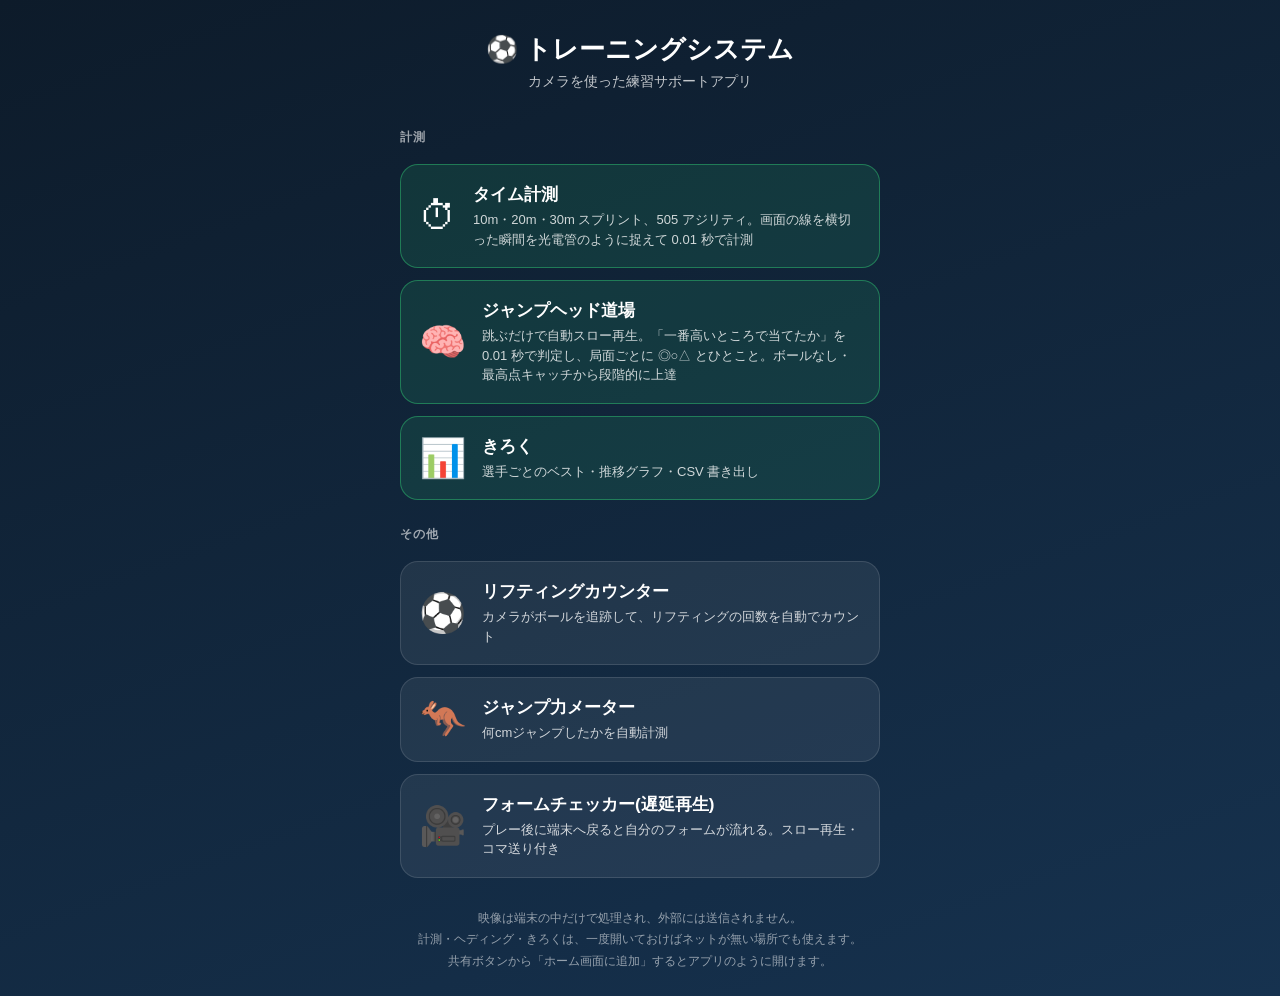
<file: index.html>
<!DOCTYPE html>
<html lang="ja">
<head>
<meta charset="UTF-8">
<meta name="viewport" content="width=device-width, initial-scale=1, viewport-fit=cover">
<meta name="theme-color" content="#0d1b2a">
<link rel="manifest" href="manifest.webmanifest">
<link rel="apple-touch-icon" href="img/icon-192.png">
<link rel="icon" type="image/png" href="img/favicon.png">
<title>⚽ トレーニングシステム</title>
<style>
  * { margin: 0; padding: 0; box-sizing: border-box; -webkit-tap-highlight-color: transparent; }
  body {
    font-family: "Hiragino Kaku Gothic ProN", "Hiragino Sans", "Yu Gothic", Meiryo, sans-serif;
    background: linear-gradient(160deg, #0d1b2a 0%, #16324f 100%);
    color: #fff;
    min-height: 100vh;
    display: flex;
    flex-direction: column;
    align-items: center;
    padding: 32px 20px calc(24px + env(safe-area-inset-bottom));
  }
  h1 { font-size: 26px; margin-bottom: 6px; text-align: center; }
  .sub { font-size: 14px; opacity: 0.75; margin-bottom: 24px; text-align: center; }
  h3 { font-size: 12px; letter-spacing: .1em; opacity: .6; margin: 14px 0 6px; width: 100%; max-width: 480px; }
  .menu { display: flex; flex-direction: column; gap: 12px; width: 100%; max-width: 480px; }
  a.card {
    display: flex; align-items: center; gap: 16px;
    background: rgba(255,255,255,0.07); border: 1px solid rgba(255,255,255,0.12);
    border-radius: 18px; padding: 18px; text-decoration: none; color: #fff;
    transition: transform 0.1s ease, background 0.2s ease;
  }
  a.card.main { background: rgba(47,191,113,0.14); border-color: rgba(47,191,113,0.5); }
  a.card:active { transform: scale(0.98); background: rgba(255,255,255,0.12); }
  .icon { font-size: 38px; }
  .card h2 { font-size: 17px; margin-bottom: 4px; }
  .card p { font-size: 13px; opacity: 0.8; line-height: 1.5; }
  footer { margin-top: auto; padding-top: 30px; font-size: 12px; opacity: 0.55; text-align: center; line-height: 1.8; }
  #offline { display: none; margin-top: 8px; font-size: 12px; color: #7CFC8A; }
</style>
</head>
<body>
  <h1>⚽ トレーニングシステム</h1>
  <div class="sub">カメラを使った練習サポートアプリ</div>
  <div class="menu">
    <h3>計測</h3>
    <a class="card main" href="timing.html">
      <span class="icon">⏱</span>
      <span>
        <h2>タイム計測</h2>
        <p>10m・20m・30m スプリント、505 アジリティ。画面の線を横切った瞬間を光電管のように捉えて 0.01 秒で計測</p>
      </span>
    </a>
    <a class="card main" href="heading.html">
      <span class="icon">🧠</span>
      <span>
        <h2>ジャンプヘッド道場</h2>
        <p>跳ぶだけで自動スロー再生。「一番高いところで当てたか」を 0.01 秒で判定し、局面ごとに ◎○△ とひとこと。ボールなし・最高点キャッチから段階的に上達</p>
      </span>
    </a>
    <a class="card main" href="records.html">
      <span class="icon">📊</span>
      <span>
        <h2>きろく</h2>
        <p>選手ごとのベスト・推移グラフ・CSV 書き出し</p>
      </span>
    </a>
    <h3>その他</h3>
    <a class="card" href="lifting-counter.html">
      <span class="icon">⚽</span>
      <span>
        <h2>リフティングカウンター</h2>
        <p>カメラがボールを追跡して、リフティングの回数を自動でカウント</p>
      </span>
    </a>
    <a class="card" href="jump-meter.html">
      <span class="icon">🦘</span>
      <span>
        <h2>ジャンプ力メーター</h2>
        <p>何cmジャンプしたかを自動計測</p>
      </span>
    </a>
    <a class="card" href="delay-replay.html">
      <span class="icon">🎥</span>
      <span>
        <h2>フォームチェッカー(遅延再生)</h2>
        <p>プレー後に端末へ戻ると自分のフォームが流れる。スロー再生・コマ送り付き</p>
      </span>
    </a>
  </div>
  <footer>
    映像は端末の中だけで処理され、外部には送信されません。<br>
    計測・ヘディング・きろくは、一度開いておけばネットが無い場所でも使えます。<br>
    共有ボタンから「ホーム画面に追加」するとアプリのように開けます。
    <div id="offline">✓ この端末にオフライン用のデータが入っています</div>
  </footer>
  <script>
    if ('serviceWorker' in navigator && window.isSecureContext) {
      navigator.serviceWorker.register('sw.js').then(function (reg) {
        var show = function () { document.getElementById('offline').style.display = 'block'; };
        if (reg.active) show(); else reg.addEventListener('updatefound', function () { var w = reg.installing; w && w.addEventListener('statechange', function () { if (w.state === 'activated') show(); }); });
      }).catch(function () {});
    }
  </script>
</body>
</html>
</file>
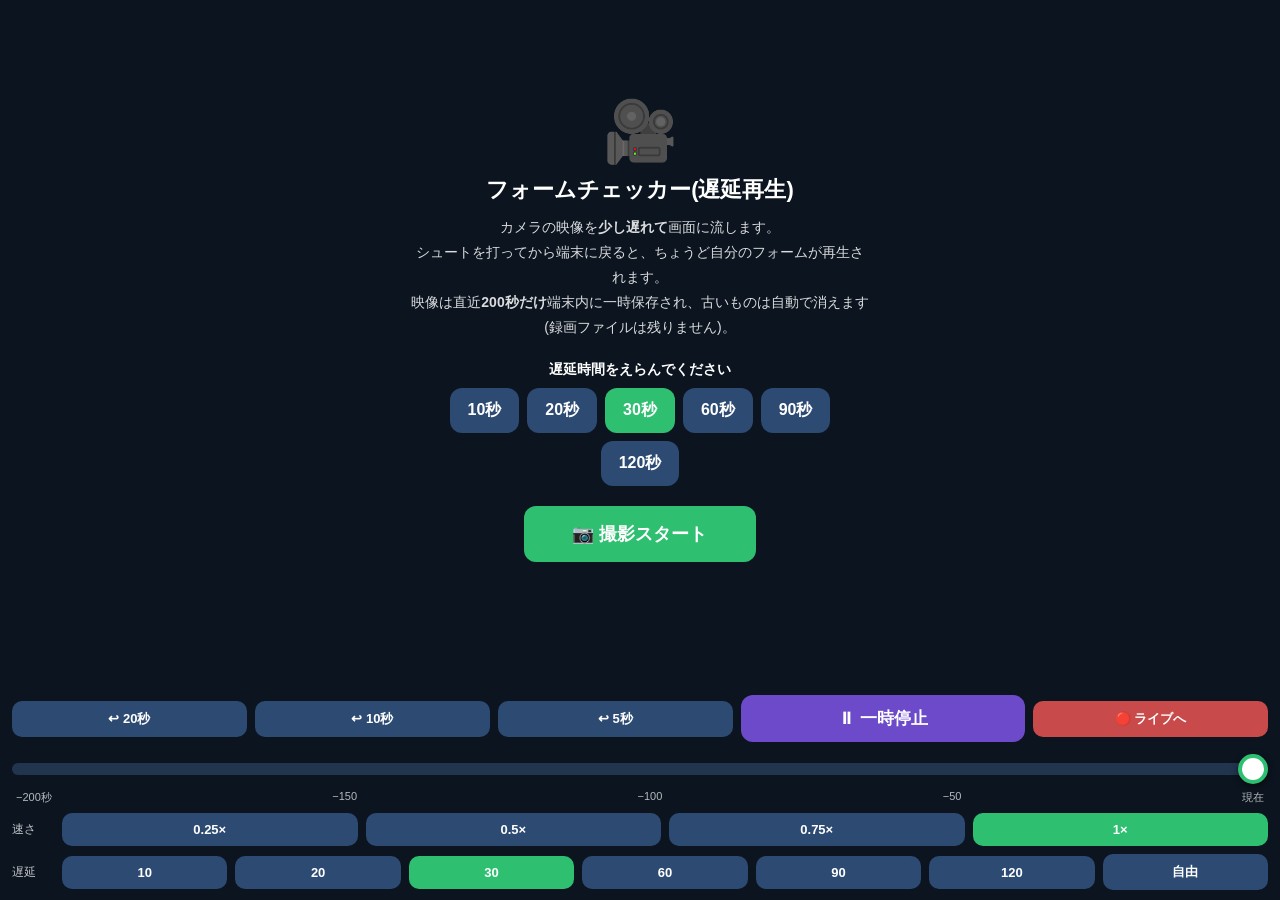
<file: delay-replay.html>
<!DOCTYPE html>
<html lang="ja">
<head>
<meta charset="UTF-8">
<meta name="viewport" content="width=device-width, initial-scale=1, maximum-scale=1, user-scalable=no">
<title>🎥 フォームチェッカー(遅延再生)</title>
<style>
  * { margin: 0; padding: 0; box-sizing: border-box; -webkit-tap-highlight-color: transparent; }
  html, body { height: 100%; overflow: hidden; }
  body {
    font-family: "Hiragino Kaku Gothic ProN", "Hiragino Sans", "Yu Gothic", Meiryo, sans-serif;
    background: #0b141f;
    color: #fff;
    display: flex;
    flex-direction: column;
    user-select: none;
    -webkit-user-select: none;
  }
  /* ---------- video stage ---------- */
  #stage {
    position: relative;
    flex: 1;
    min-height: 0;
    display: flex;
    align-items: center;
    justify-content: center;
    background: #000;
    touch-action: none;
    overflow: hidden;
  }
  #video { display: none; }
  #canvas { max-width: 100%; max-height: 100%; display: block; }

  #topBar {
    position: absolute;
    top: 0; left: 0; right: 0;
    display: flex;
    align-items: center;
    justify-content: space-between;
    padding: 8px 12px;
    background: linear-gradient(rgba(0,0,0,0.55), rgba(0,0,0,0));
    pointer-events: none;
  }
  #recDot {
    display: inline-block;
    width: 10px; height: 10px;
    border-radius: 50%;
    background: #ff4d4d;
    margin-right: 6px;
    animation: blink 1.2s infinite;
    vertical-align: middle;
  }
  @keyframes blink { 0%,100% { opacity: 1; } 50% { opacity: 0.25; } }
  #recInfo { font-size: 12px; opacity: 0.9; }
  #delayBig {
    font-size: clamp(26px, 6vw, 40px);
    font-weight: 800;
    text-shadow: 0 2px 8px rgba(0,0,0,0.8);
  }
  #delayBig .u { font-size: 0.5em; font-weight: 700; }
  #stateTag {
    font-size: 13px;
    font-weight: 700;
    background: rgba(0,0,0,0.5);
    border-radius: 999px;
    padding: 4px 12px;
  }
  #zoomReset {
    position: absolute;
    top: 52px; right: 12px;
    background: rgba(0,0,0,0.6);
    border: 1px solid rgba(255,255,255,0.3);
    color: #fff;
    border-radius: 999px;
    padding: 6px 14px;
    font-size: 13px;
    font-family: inherit;
    display: none;
  }
  #centerMsg {
    position: absolute;
    top: 50%; left: 50%;
    transform: translate(-50%, -50%);
    background: rgba(0,0,0,0.65);
    border-radius: 14px;
    padding: 14px 22px;
    font-size: 16px;
    text-align: center;
    line-height: 1.7;
    pointer-events: none;
    display: none;
    max-width: 90%;
  }
  #tapHint {
    position: absolute;
    bottom: 8px; left: 12px;
    font-size: 11px;
    opacity: 0.65;
    pointer-events: none;
    text-shadow: 0 1px 4px #000;
  }
  /* ---------- control panel ---------- */
  #panel {
    background: #0b141f;
    padding: 8px 12px calc(10px + env(safe-area-inset-bottom));
    display: flex;
    flex-direction: column;
    gap: 8px;
  }
  .row { display: flex; gap: 8px; align-items: center; }
  button {
    border: none;
    border-radius: 12px;
    padding: 12px 6px;
    font-size: 15px;
    font-weight: 700;
    font-family: inherit;
    color: #fff;
    background: #2c4a72;
    cursor: pointer;
    touch-action: manipulation;
    flex: 1;
    white-space: nowrap;
  }
  button:active { filter: brightness(0.8); }
  button.small { padding: 9px 4px; font-size: 13px; border-radius: 10px; }
  button.on { background: #2fbf71; }
  #pauseBtn { flex: 1.2; background: #6c4ac9; font-size: 17px; }
  #liveBtn { background: #c94a4a; }
  #stepRow { display: none; }
  #stepRow.show { display: flex; }
  /* timeline */
  #tlWrap { position: relative; padding: 2px 0 0; }
  #timeline {
    -webkit-appearance: none;
    appearance: none;
    width: 100%;
    height: 34px;
    background: transparent;
    outline: none;
  }
  #timeline::-webkit-slider-runnable-track {
    height: 12px;
    border-radius: 6px;
    background: var(--track, #22354e);
  }
  #timeline::-webkit-slider-thumb {
    -webkit-appearance: none;
    appearance: none;
    width: 30px; height: 30px;
    border-radius: 50%;
    background: #fff;
    border: 4px solid #2fbf71;
    margin-top: -9px;
    box-shadow: 0 2px 6px rgba(0,0,0,0.5);
  }
  #timeline::-moz-range-track { height: 12px; border-radius: 6px; background: #22354e; }
  #timeline::-moz-range-thumb { width: 26px; height: 26px; border-radius: 50%; background: #fff; border: 4px solid #2fbf71; }
  #tlLabels {
    display: flex;
    justify-content: space-between;
    font-size: 11px;
    opacity: 0.7;
    padding: 0 4px;
  }
  .chipsLabel { font-size: 12px; opacity: 0.75; flex: none; width: 3.5em; }
  #customWrap { display: none; align-items: center; gap: 6px; flex: none; }
  #customWrap.show { display: flex; }
  #customInput {
    width: 64px;
    font-size: 16px;
    font-weight: 700;
    text-align: center;
    padding: 8px 4px;
    border-radius: 10px;
    border: 2px solid #2c4a72;
    background: #14243a;
    color: #fff;
    font-family: inherit;
  }
  /* ---------- intro ---------- */
  #intro {
    position: absolute;
    inset: 0;
    background: #0b141f;
    display: flex;
    flex-direction: column;
    align-items: center;
    justify-content: center;
    text-align: center;
    padding: 24px;
    z-index: 20;
    overflow-y: auto;
  }
  #intro .icon { font-size: 60px; margin-bottom: 8px; }
  #intro h2 { font-size: 22px; margin-bottom: 10px; }
  #intro p { font-size: 14px; line-height: 1.8; opacity: 0.85; max-width: 460px; margin-bottom: 16px; }
  #introChips { display: flex; flex-wrap: wrap; gap: 8px; justify-content: center; max-width: 420px; margin-bottom: 20px; }
  #introChips button { flex: none; padding: 12px 18px; font-size: 16px; }
  #startBtn { flex: none; background: #2fbf71; padding: 16px 48px; font-size: 18px; }
  #introStatus { margin-top: 14px; font-size: 13px; opacity: 0.7; min-height: 1.2em; max-width: 420px; }
</style>
</head>
<body>

<div id="stage">
  <video id="video" playsinline muted></video>
  <canvas id="canvas"></canvas>

  <div id="topBar">
    <span id="recInfo"><span id="recDot"></span><span id="bufText">録画 0秒</span></span>
    <span id="delayBig">−0.0<span class="u"> 秒前</span></span>
    <span id="stateTag">LIVE</span>
  </div>
  <button id="zoomReset">🔍 等倍にもどす</button>
  <div id="centerMsg"></div>
  <div id="tapHint">タップ=一時停止 / 左右スワイプ=さかのぼる / ピンチ=拡大</div>

  <div id="intro">
    <div class="icon">🎥</div>
    <h2>フォームチェッカー(遅延再生)</h2>
    <p>
      カメラの映像を<b>少し遅れて</b>画面に流します。<br>
      シュートを打ってから端末に戻ると、ちょうど自分のフォームが再生されます。<br>
      映像は直近<b>200秒だけ</b>端末内に一時保存され、古いものは自動で消えます(録画ファイルは残りません)。
    </p>
    <p style="margin-bottom:6px; font-weight:700; opacity:1;">遅延時間をえらんでください</p>
    <div id="introChips"></div>
    <button id="startBtn">📷 撮影スタート</button>
    <div id="introStatus"></div>
  </div>
</div>

<div id="panel">
  <div class="row" id="stepRow">
    <button class="small" id="stepBack">◀ 1コマ戻る</button>
    <button class="small" id="stepFwd">1コマ進む ▶</button>
  </div>
  <div class="row">
    <button class="small" data-back="20">↩ 20秒</button>
    <button class="small" data-back="10">↩ 10秒</button>
    <button class="small" data-back="5">↩ 5秒</button>
    <button id="pauseBtn">⏸ 一時停止</button>
    <button class="small" id="liveBtn">🔴 ライブへ</button>
  </div>
  <div id="tlWrap">
    <input type="range" id="timeline" min="-200" max="0" step="0.5" value="0">
    <div id="tlLabels">
      <span>−200秒</span><span>−150</span><span>−100</span><span>−50</span><span>現在</span>
    </div>
  </div>
  <div class="row">
    <span class="chipsLabel">速さ</span>
    <button class="small spd" data-rate="0.25">0.25×</button>
    <button class="small spd" data-rate="0.5">0.5×</button>
    <button class="small spd" data-rate="0.75">0.75×</button>
    <button class="small spd on" data-rate="1">1×</button>
  </div>
  <div class="row">
    <span class="chipsLabel">遅延</span>
    <button class="small dly" data-d="10">10</button>
    <button class="small dly" data-d="20">20</button>
    <button class="small dly on" data-d="30">30</button>
    <button class="small dly" data-d="60">60</button>
    <button class="small dly" data-d="90">90</button>
    <button class="small dly" data-d="120">120</button>
    <button class="small" id="customBtn">自由</button>
    <span id="customWrap"><input id="customInput" type="number" inputmode="numeric" min="5" max="200" value="45"><button class="small" id="customSet" style="flex:none; padding:8px 12px;">設定</button></span>
  </div>
</div>

<script>
(function () {
  'use strict';

  // ---------- constants ----------
  var BUFFER_MS = 200 * 1000;   // keep last 200s
  var FPS = 12;                 // capture rate
  var JPEG_Q = 0.55;
  var MAX_W = 640;
  var MIN_LAG_MS = 800;         // never show newer than this

  // ---------- DOM ----------
  var video = document.getElementById('video');
  var canvas = document.getElementById('canvas');
  var ctx = canvas.getContext('2d');
  var stage = document.getElementById('stage');
  var delayBig = document.getElementById('delayBig');
  var stateTag = document.getElementById('stateTag');
  var bufText = document.getElementById('bufText');
  var centerMsg = document.getElementById('centerMsg');
  var timeline = document.getElementById('timeline');
  var pauseBtn = document.getElementById('pauseBtn');
  var liveBtn = document.getElementById('liveBtn');
  var stepRow = document.getElementById('stepRow');
  var zoomReset = document.getElementById('zoomReset');
  var intro = document.getElementById('intro');
  var introChips = document.getElementById('introChips');
  var introStatus = document.getElementById('introStatus');
  var startBtn = document.getElementById('startBtn');
  var customBtn = document.getElementById('customBtn');
  var customWrap = document.getElementById('customWrap');
  var customInput = document.getElementById('customInput');
  var customSet = document.getElementById('customSet');

  // ---------- state ----------
  var frames = [];            // {t, blob} oldest -> newest
  var stream = null;
  var capCanvas = document.createElement('canvas');
  var capCtx = capCanvas.getContext('2d');
  var capBusy = false;
  var running = false;

  var delaySec = 30;          // target delay in live mode
  var mode = 'live';          // 'live' | 'chase'
  var paused = false;
  var rate = 1;
  var playhead = 0;           // absolute time (performance.now clock)
  var lastTick = 0;
  var scrubbing = false;      // finger on timeline

  var shownT = -1;
  var lastBmp = null;
  var decoding = false;

  var zoom = 1, panX = 0, panY = 0; // pan = center of view in source px
  var wakeLock = null;

  // ---------- helpers ----------
  function now() { return performance.now(); }

  function frameIndexFor(t) {
    var lo = 0, hi = frames.length - 1, ans = -1;
    while (lo <= hi) {
      var mid = (lo + hi) >> 1;
      if (frames[mid].t <= t) { ans = mid; lo = mid + 1; } else { hi = mid - 1; }
    }
    return ans;
  }

  function bufferStart() { return frames.length ? frames[0].t : now(); }

  function setChipOn(list, match) {
    list.forEach(function (b) { b.classList.toggle('on', match(b)); });
  }
  var spdBtns = Array.prototype.slice.call(document.querySelectorAll('.spd'));
  var dlyBtns = Array.prototype.slice.call(document.querySelectorAll('.dly'));

  // ---------- camera & capture ----------
  function startCamera() {
    return navigator.mediaDevices.getUserMedia({
      audio: false,
      video: { facingMode: 'environment', width: { ideal: 1280 }, height: { ideal: 720 } }
    }).then(function (s) {
      stream = s;
      video.srcObject = s;
      return video.play();
    }).then(function () {
      var vw = video.videoWidth || 640, vh = video.videoHeight || 480;
      var scale = Math.min(1, MAX_W / vw);
      capCanvas.width = Math.round(vw * scale);
      capCanvas.height = Math.round(vh * scale);
      canvas.width = capCanvas.width;
      canvas.height = capCanvas.height;
    });
  }

  function captureFrame() {
    if (!running || capBusy) return;
    capBusy = true;
    var t = now();
    try {
      capCtx.drawImage(video, 0, 0, capCanvas.width, capCanvas.height);
      capCanvas.toBlob(function (b) {
        capBusy = false;
        if (b) {
          frames.push({ t: t, blob: b });
          var cutoff = now() - BUFFER_MS - 1000;
          while (frames.length && frames[0].t < cutoff) frames.shift();
        }
      }, 'image/jpeg', JPEG_Q);
    } catch (e) { capBusy = false; }
  }

  function requestWakeLock() {
    try {
      if ('wakeLock' in navigator) {
        navigator.wakeLock.request('screen').then(function (wl) { wakeLock = wl; }).catch(function () {});
      }
    } catch (e) { /* ignore */ }
  }

  // ---------- playback ----------
  function clampPlayhead(n) {
    var newest = n - MIN_LAG_MS;
    if (playhead > newest) playhead = newest;
    // In live mode the playhead may point before the buffer start:
    // that means we are still building up the delay -> show the countdown.
    var oldest = (mode === 'live') ? (n - BUFFER_MS) : Math.max(bufferStart(), n - BUFFER_MS);
    if (playhead < oldest) playhead = oldest;
  }

  function tick() {
    if (!running) return;
    var n = now();
    var dt = n - lastTick;
    lastTick = n;
    if (!paused && !scrubbing) {
      if (mode === 'live') {
        playhead = n - delaySec * 1000;
      } else {
        playhead += dt * rate;
        // caught up to the live-delay point at normal speed -> snap back to live
        if (rate >= 1 && playhead >= n - delaySec * 1000) {
          playhead = n - delaySec * 1000;
          mode = 'live';
        }
      }
    }
    clampPlayhead(n);
    renderFrame();
    updateHud(n);
    requestAnimationFrame(tick);
  }

  function renderFrame() {
    var idx = frameIndexFor(playhead);
    if (idx < 0) { drawWaiting(); return; }
    var f = frames[idx];
    if (f.t === shownT || decoding) return;
    decoding = true;
    createImageBitmap(f.blob).then(function (bmp) {
      decoding = false;
      shownT = f.t;
      if (lastBmp && lastBmp.close) lastBmp.close();
      lastBmp = bmp;
      drawBmp();
      centerMsg.style.display = 'none';
    }).catch(function () { decoding = false; });
  }

  function drawBmp() {
    if (!lastBmp) return;
    var W = canvas.width, H = canvas.height;
    var sw = W / zoom, sh = H / zoom;
    var sx = Math.min(Math.max(panX - sw / 2, 0), W - sw);
    var sy = Math.min(Math.max(panY - sh / 2, 0), H - sh);
    ctx.drawImage(lastBmp, sx, sy, sw, sh, 0, 0, W, H);
  }

  function drawWaiting() {
    var W = canvas.width, H = canvas.height;
    ctx.fillStyle = '#0b141f';
    ctx.fillRect(0, 0, W, H);
    var remain = frames.length ? Math.ceil((frames[0].t - playhead) / 1000) : Math.ceil(delaySec);
    if (remain < 0) remain = 0;
    centerMsg.style.display = 'block';
    centerMsg.textContent = '映像をためています… あと約 ' + remain + ' 秒で再生が始まります';
  }

  function updateHud(n) {
    var ago = (n - playhead) / 1000;
    delayBig.innerHTML = '−' + ago.toFixed(1) + '<span class="u"> 秒前</span>';
    if (!scrubbing) timeline.value = String(-ago);
    var bufSec = Math.min(200, Math.round((n - bufferStart()) / 1000));
    bufText.textContent = '録画 ' + bufSec + '秒 / 200秒';
    var tag;
    if (paused) tag = '⏸ 一時停止';
    else if (mode === 'live') tag = '🔴 LIVE(遅延' + delaySec + '秒)';
    else tag = '▶ 再生中 ' + rate + '×';
    stateTag.textContent = tag;
    stepRow.classList.toggle('show', paused);
    // show available range on the track
    var pct = Math.round(bufSec / 200 * 100);
    timeline.style.setProperty('--track',
      'linear-gradient(to left, #2fbf71 0%, #2fbf71 ' + pct + '%, #22354e ' + pct + '%)');
  }

  function setPaused(p) {
    paused = p;
    pauseBtn.textContent = paused ? '▶ 再生' : '⏸ 一時停止';
    if (paused && mode === 'live') mode = 'chase';
  }

  function goLive() {
    mode = 'live';
    rate = 1;
    setPaused(false);
    setChipOn(spdBtns, function (b) { return b.dataset.rate === '1'; });
  }

  function setDelay(d) {
    delaySec = d;
    goLive();
    setChipOn(dlyBtns, function (b) { return parseInt(b.dataset.d, 10) === d; });
  }

  // ---------- controls ----------
  Array.prototype.forEach.call(document.querySelectorAll('[data-back]'), function (b) {
    b.addEventListener('click', function () {
      playhead -= parseInt(b.dataset.back, 10) * 1000;
      mode = 'chase';
      shownT = -1;
    });
  });
  spdBtns.forEach(function (b) {
    b.addEventListener('click', function () {
      rate = parseFloat(b.dataset.rate);
      if (rate < 1 && mode === 'live') mode = 'chase';
      setChipOn(spdBtns, function (x) { return x === b; });
      if (paused) setPaused(false);
    });
  });
  dlyBtns.forEach(function (b) {
    b.addEventListener('click', function () { setDelay(parseInt(b.dataset.d, 10)); });
  });
  customBtn.addEventListener('click', function () {
    customWrap.classList.toggle('show');
  });
  customSet.addEventListener('click', function () {
    var v = parseInt(customInput.value, 10);
    if (v >= 5 && v <= 200) {
      setDelay(v);
      setChipOn(dlyBtns, function () { return false; });
      customWrap.classList.remove('show');
    }
  });
  pauseBtn.addEventListener('click', function () { setPaused(!paused); });
  liveBtn.addEventListener('click', goLive);

  document.getElementById('stepBack').addEventListener('click', function () { step(-1); });
  document.getElementById('stepFwd').addEventListener('click', function () { step(1); });
  function step(dir) {
    var idx = frameIndexFor(playhead);
    var ni = idx + dir;
    if (ni >= 0 && ni < frames.length) {
      playhead = frames[ni].t;
      shownT = -1;
      mode = 'chase';
    }
  }

  // timeline
  timeline.addEventListener('input', function () {
    scrubbing = true;
    var ago = -parseFloat(timeline.value);
    playhead = now() - ago * 1000;
    mode = 'chase';
    clampPlayhead(now());
    shownT = -1;
    renderFrame();
    updateHud(now());
  });
  timeline.addEventListener('change', function () { scrubbing = false; });
  timeline.addEventListener('touchend', function () { scrubbing = false; });

  // ---------- gestures on stage ----------
  var touchState = null;
  function dist(a, b) { return Math.hypot(a.clientX - b.clientX, a.clientY - b.clientY); }

  stage.addEventListener('touchstart', function (e) {
    if (intro.style.display !== 'none') return;
    if (e.touches.length === 1) {
      touchState = { kind: 'one', x: e.touches[0].clientX, y: e.touches[0].clientY,
                     t: now(), moved: false, startPlayhead: playhead, startPanX: panX, startPanY: panY };
    } else if (e.touches.length === 2) {
      touchState = { kind: 'pinch', d0: dist(e.touches[0], e.touches[1]), z0: zoom,
                     mx: (e.touches[0].clientX + e.touches[1].clientX) / 2,
                     my: (e.touches[0].clientY + e.touches[1].clientY) / 2,
                     startPanX: panX, startPanY: panY };
    }
  }, { passive: true });

  stage.addEventListener('touchmove', function (e) {
    if (!touchState) return;
    e.preventDefault();
    if (touchState.kind === 'one' && e.touches.length === 1) {
      var dx = e.touches[0].clientX - touchState.x;
      var dy = e.touches[0].clientY - touchState.y;
      if (Math.abs(dx) > 8 || Math.abs(dy) > 8) touchState.moved = true;
      if (!touchState.moved) return;
      if (zoom > 1.05) {
        // pan when zoomed
        var rect = canvas.getBoundingClientRect();
        var k = canvas.width / rect.width / zoom;
        panX = touchState.startPanX - dx * k;
        panY = touchState.startPanY - dy * k;
        drawBmp();
      } else {
        // scrub: swipe right -> go back
        var rect2 = stage.getBoundingClientRect();
        var secPerPx = 30 / rect2.width; // full width = 30s
        playhead = touchState.startPlayhead - dx * secPerPx * 1000;
        mode = 'chase';
        clampPlayhead(now());
        shownT = -1;
      }
    } else if (touchState.kind === 'pinch' && e.touches.length === 2) {
      var d = dist(e.touches[0], e.touches[1]);
      zoom = Math.min(4, Math.max(1, touchState.z0 * d / touchState.d0));
      if (zoom <= 1.02) { zoom = 1; panX = canvas.width / 2; panY = canvas.height / 2; }
      zoomReset.style.display = zoom > 1 ? 'block' : 'none';
      drawBmp();
    }
  }, { passive: false });

  stage.addEventListener('touchend', function (e) {
    if (!touchState) return;
    if (touchState.kind === 'one' && !touchState.moved && now() - touchState.t < 400) {
      setPaused(!paused);
    }
    if (e.touches.length === 0) touchState = null;
  });

  // mouse fallback (PC)
  var mouse = null;
  stage.addEventListener('mousedown', function (e) {
    if (intro.style.display !== 'none') return;
    mouse = { x: e.clientX, y: e.clientY, moved: false, startPlayhead: playhead, startPanX: panX, startPanY: panY };
  });
  window.addEventListener('mousemove', function (e) {
    if (!mouse) return;
    var dx = e.clientX - mouse.x;
    if (Math.abs(dx) > 6) mouse.moved = true;
    if (!mouse.moved) return;
    if (zoom > 1.05) {
      var rect = canvas.getBoundingClientRect();
      var k = canvas.width / rect.width / zoom;
      panX = mouse.startPanX - dx * k;
      panY = mouse.startPanY - (e.clientY - mouse.y) * k;
      drawBmp();
    } else {
      var rect2 = stage.getBoundingClientRect();
      playhead = mouse.startPlayhead - dx * (30 / rect2.width) * 1000;
      mode = 'chase';
      clampPlayhead(now());
      shownT = -1;
    }
  });
  window.addEventListener('mouseup', function () {
    if (mouse && !mouse.moved) setPaused(!paused);
    mouse = null;
  });
  stage.addEventListener('wheel', function (e) {
    if (intro.style.display !== 'none') return;
    e.preventDefault();
    zoom = Math.min(4, Math.max(1, zoom * (e.deltaY < 0 ? 1.15 : 0.87)));
    if (zoom <= 1.02) { zoom = 1; panX = canvas.width / 2; panY = canvas.height / 2; }
    zoomReset.style.display = zoom > 1 ? 'block' : 'none';
    drawBmp();
  }, { passive: false });

  zoomReset.addEventListener('click', function () {
    zoom = 1;
    panX = canvas.width / 2;
    panY = canvas.height / 2;
    zoomReset.style.display = 'none';
    drawBmp();
  });

  // ---------- intro ----------
  var PRESETS = [10, 20, 30, 60, 90, 120];
  PRESETS.forEach(function (d) {
    var b = document.createElement('button');
    b.textContent = d + '秒';
    if (d === 30) b.classList.add('on');
    b.addEventListener('click', function () {
      delaySec = d;
      Array.prototype.forEach.call(introChips.children, function (c) { c.classList.toggle('on', c === b); });
      setChipOn(dlyBtns, function (x) { return parseInt(x.dataset.d, 10) === d; });
    });
    introChips.appendChild(b);
  });

  startBtn.addEventListener('click', function () {
    if (!window.isSecureContext) {
      introStatus.textContent = 'このページはHTTPS(または端末内ファイル)で開く必要があります。';
      return;
    }
    if (!navigator.mediaDevices || !navigator.mediaDevices.getUserMedia) {
      introStatus.textContent = 'このブラウザはカメラに対応していません。ChromeかSafariで開いてね。';
      return;
    }
    if (typeof createImageBitmap === 'undefined') {
      introStatus.textContent = 'このブラウザは対応していません。最新のChromeかSafariで開いてね。';
      return;
    }
    startBtn.disabled = true;
    introStatus.textContent = 'カメラを起動中…';
    startCamera().then(function () {
      intro.style.display = 'none';
      running = true;
      panX = canvas.width / 2;
      panY = canvas.height / 2;
      lastTick = now();
      setInterval(captureFrame, 1000 / FPS);
      requestAnimationFrame(tick);
      requestWakeLock();
    }).catch(function (err) {
      startBtn.disabled = false;
      var msg = String(err && (err.name || err.message) || err);
      if (msg.indexOf('NotAllowed') !== -1) {
        introStatus.textContent = 'カメラの使用が許可されませんでした。ブラウザの設定でカメラを許可してね。';
      } else {
        introStatus.textContent = 'カメラを起動できませんでした。(' + msg + ')';
      }
    });
  });

  document.addEventListener('visibilitychange', function () {
    if (document.visibilityState === 'visible') requestWakeLock();
  });

  // debug hook (used by automated tests; harmless in production)
  window.__rd = {
    frames: function () { return frames.length; },
    ago: function () { return (now() - playhead) / 1000; },
    state: function () { return { mode: mode, paused: paused, rate: rate, delaySec: delaySec, zoom: zoom }; }
  };
})();
</script>
</body>
</html>
</file>
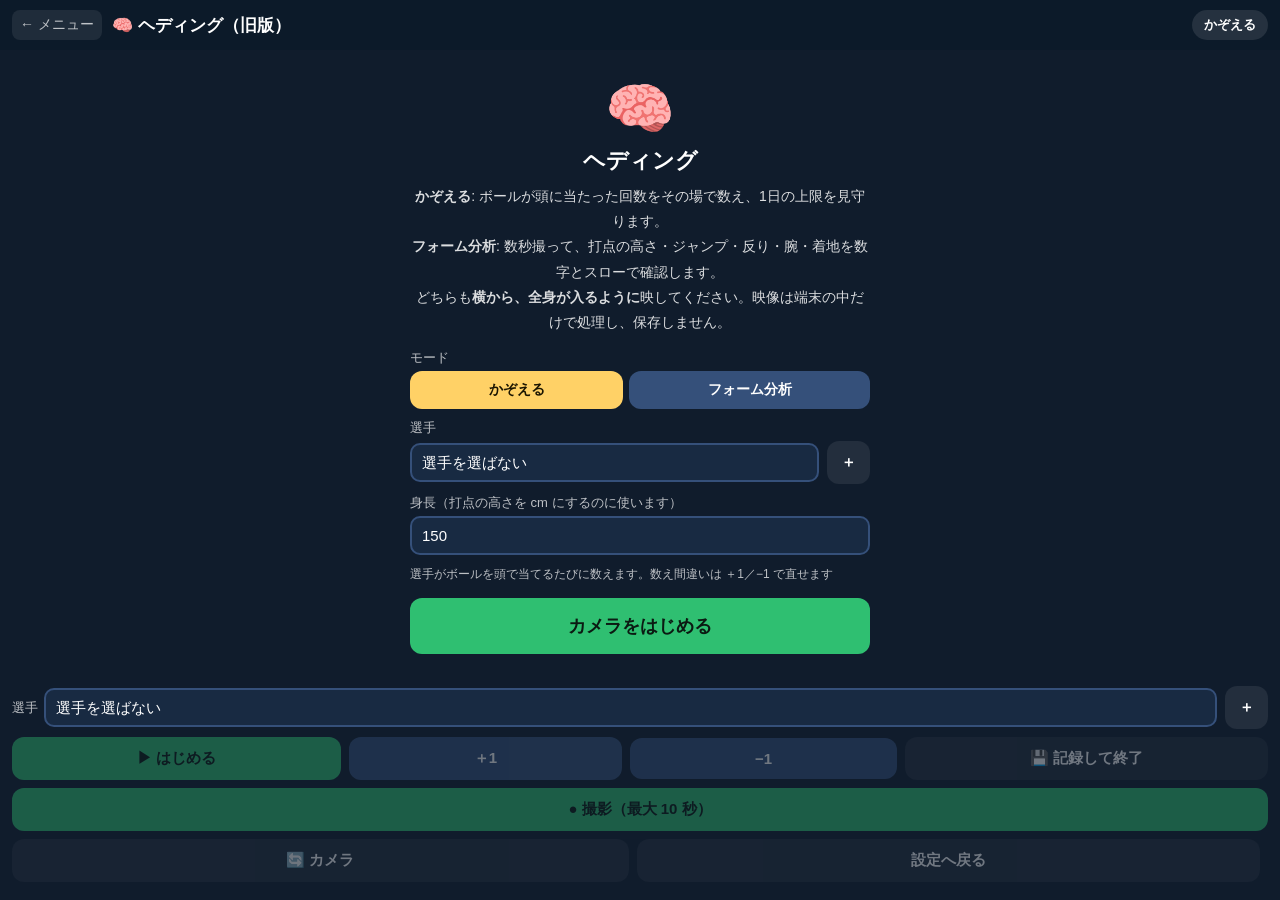
<file: heading-classic.html>
<!DOCTYPE html>
<html lang="ja">
<head>
<meta charset="UTF-8">
<meta name="viewport" content="width=device-width, initial-scale=1, maximum-scale=1, user-scalable=no, viewport-fit=cover">
<meta name="theme-color" content="#0d1b2a">
<link rel="manifest" href="manifest.webmanifest">
<link rel="apple-touch-icon" href="img/icon-192.png">
<title>🧠 ヘディング（旧版）</title>
<link rel="stylesheet" href="css/app.css">
<style>
  .cnt{position:absolute;top:8px;left:50%;transform:translateX(-50%);text-align:center;pointer-events:none;text-shadow:0 2px 12px rgba(0,0,0,.85)}
  .cnt .v{font-size:clamp(64px,18vw,140px);font-weight:800;line-height:1;color:#7CFC8A}
  .cnt .v.pop{transform:scale(1.2)}
  .cnt .l{font-size:13px;opacity:.85}
  .cnt .warn{color:var(--gold);font-weight:800;font-size:15px;margin-top:4px}
  .rec{position:absolute;top:10px;right:10px;background:rgba(230,57,70,.9);border-radius:999px;padding:6px 12px;font-weight:800;font-size:14px;pointer-events:none}
  .rec[hidden]{display:none}
  .prog{position:absolute;left:10%;right:10%;top:50%;transform:translateY(-50%);background:rgba(0,0,0,.7);border-radius:14px;padding:16px;text-align:center}
  .prog .bar{height:10px;border-radius:5px;background:rgba(255,255,255,.15);margin-top:10px;overflow:hidden}
  .prog .bar i{display:block;height:100%;background:var(--accent);width:0}
  .prog[hidden]{display:none}
  .contacts{display:flex;gap:6px;overflow-x:auto;padding-bottom:4px}
  .contacts button{flex:0 0 auto;padding:8px 12px;font-size:13px;background:rgba(255,255,255,.1)}
  .contacts button.on{background:var(--gold);color:#1a1400}
  .metrics{display:grid;grid-template-columns:repeat(auto-fill,minmax(120px,1fr));gap:6px}
  .metrics .m{background:var(--panel);border-radius:10px;padding:8px 10px}
  .metrics .m small{display:block;color:var(--dim);font-size:11px}
  .metrics .m b{font-size:20px;color:var(--gold)}
  .metrics .m b .u{font-size:12px;color:var(--dim);font-weight:600}
  .advice{font-size:13px;line-height:1.7;background:rgba(255,209,102,.12);border-left:3px solid var(--gold);padding:8px 10px;border-radius:8px}
  .scrub{display:flex;align-items:center;gap:8px}
  .scrub input{flex:1;accent-color:var(--blue)}
  .scrub button{padding:8px 12px}
</style>
</head>
<body>
<header>
  <a href="index.html">← メニュー</a>
  <h1>🧠 ヘディング（旧版）</h1>
  <span class="chip" id="modeChip">かぞえる</span>
</header>

<div id="stage">
  <video id="video" playsinline muted></video>
  <canvas id="canvas"></canvas>
  <div class="cnt" id="cnt" hidden><div class="v" id="count">0</div><div class="l" id="cntLabel">今回の回数</div><div class="warn" id="capWarn"></div></div>
  <div class="rec" id="recTag" hidden>● 撮影中 <span id="recSec">0.0</span> 秒</div>
  <div class="prog" id="prog" hidden><div id="progText">分析中…</div><div class="bar"><i id="progBar"></i></div></div>
  <div class="status" id="status"></div>

  <div class="intro" id="intro">
    <div class="icon">🧠</div>
    <h2>ヘディング</h2>
    <p><b>かぞえる</b>: ボールが頭に当たった回数をその場で数え、1日の上限を見守ります。<br>
       <b>フォーム分析</b>: 数秒撮って、打点の高さ・ジャンプ・反り・腕・着地を数字とスローで確認します。<br>
       どちらも<b>横から、全身が入るように</b>映してください。映像は端末の中だけで処理し、保存しません。</p>
    <div class="form">
      <label>モード
        <div class="seg" id="modeSeg"><button data-mode="count" class="on">かぞえる</button><button data-mode="form">フォーム分析</button></div></label>
      <label>選手<div id="picker"></div></label>
      <label id="hLab">身長（打点の高さを cm にするのに使います）<input type="number" id="heightIn" inputmode="numeric" min="80" max="220" value="150"></label>
      <div class="hint" id="modeHint"></div>
    </div>
    <button class="go" id="setupBtn">カメラをはじめる</button>
    <div class="st" id="introStatus"></div>
  </div>
</div>

<div id="controls">
  <div class="row"><label style="flex:1">選手 <div id="picker2" style="flex:1"></div></label></div>
  <div class="row" id="countRow">
    <button class="primary" id="goBtn" disabled>▶ はじめる</button>
    <button id="plusBtn" disabled>＋1</button><button id="minusBtn" disabled>−1</button>
    <button class="ghost" id="saveCountBtn" disabled>💾 記録して終了</button>
  </div>
  <div class="row" id="formRow" hidden>
    <button class="primary" id="recBtn" disabled>● 撮影（最大 10 秒）</button>
    <button class="ghost" id="againBtn" hidden>もう一度撮る</button>
    <button class="ghost" id="saveFormBtn" hidden>💾 記録する</button>
  </div>
  <div id="review" hidden>
    <div class="scrub"><button id="prevF">◀</button><input type="range" id="scrubIn" min="0" max="0" value="0"><button id="nextF">▶</button><span class="hint" id="frameInfo"></span></div>
    <div class="contacts" id="contacts"></div>
    <div class="metrics" id="metrics"></div>
    <div class="advice" id="advice"></div>
  </div>
  <div class="row"><button class="ghost" id="flipBtn" disabled>🔄 カメラ</button><button class="ghost" id="settingsBtn" disabled>設定へ戻る</button><span class="hint" id="perf"></span></div>
  <div class="hint" id="hint"></div>
</div>

<script src="js/records.js"></script>
<script src="js/heading-core.js"></script>
<script src="js/common.js"></script>
<script type="module">
import { createPose, createBall, ballFrom, POSE_CONNECTIONS } from './js/vision.js';
const HC = window.HeadingCore, R = window.TrainingRecords, $ = id => document.getElementById(id);
const video = $('video'), canvas = $('canvas'), ctx = canvas.getContext('2d');

// ---------- 設定 ----------
let mode = localStorage.getItem('ts.heading.mode') || 'count';
let heightCm = +localStorage.getItem('ts.heading.height') || 150;
let facing = 'environment';
const picker = TS.playerPicker($('picker'), () => { heightFromPlayer(); picker2.refresh(); });
const picker2 = TS.playerPicker($('picker2'), () => { picker.refresh(); heightFromPlayer(); renderCount(); });
$('heightIn').value = heightCm;
function heightFromPlayer() {
  const p = R.playerById(TS.store, picker.get());
  if (p && p.heightCm) { heightCm = p.heightCm; $('heightIn').value = heightCm; }
}
heightFromPlayer();
function renderIntro() {
  document.querySelectorAll('#modeSeg button').forEach(b => b.classList.toggle('on', b.dataset.mode === mode));
  $('modeHint').textContent = mode === 'count'
    ? '選手がボールを頭で当てるたびに数えます。数え間違いは ＋1／−1 で直せます'
    : '「● 撮影」を押したら、最初に 1 秒まっすぐ立ってから、投げてもらったボールをヘディングしてください（1 本〜数本）';
  $('modeChip').textContent = mode === 'count' ? 'かぞえる' : 'フォーム分析';
}
document.querySelectorAll('#modeSeg button').forEach(b => b.addEventListener('click', () => { mode = b.dataset.mode; localStorage.setItem('ts.heading.mode', mode); renderIntro(); }));
renderIntro();

// ---------- 共通 ----------
let vw = 0, vh = 0, pose = null, ball = null, loopOn = false, lastTs = 0;
const setStatus = s => { $('status').textContent = s; $('status').style.display = s ? '' : 'none'; };
function tsMs(sec) { let ms = Math.round(sec * 1000); if (ms <= lastTs) ms = lastTs + 1; lastTs = ms; return ms; }
function drawPose(lm, color) {
  if (!lm) return;
  ctx.save(); ctx.strokeStyle = color || '#6EC6FF'; ctx.lineWidth = Math.max(2, vw / 320); ctx.fillStyle = ctx.strokeStyle;
  for (const c of POSE_CONNECTIONS) {
    const a = lm[c.start], b = lm[c.end];
    if (!a || !b || a.visibility < 0.4 || b.visibility < 0.4) continue;
    ctx.beginPath(); ctx.moveTo(a.x, a.y); ctx.lineTo(b.x, b.y); ctx.stroke();
  }
  for (const p of lm) { if (p.visibility >= 0.4) { ctx.beginPath(); ctx.arc(p.x, p.y, ctx.lineWidth * 1.4, 0, Math.PI * 2); ctx.fill(); } }
  ctx.restore();
}
function drawBall(b, color) {
  if (!b) return;
  ctx.save(); ctx.strokeStyle = color || '#FFD166'; ctx.lineWidth = Math.max(3, vw / 240);
  ctx.beginPath(); ctx.arc(b.x, b.y, b.r + 4, 0, Math.PI * 2); ctx.stroke(); ctx.restore();
}

// ---------- かぞえる ----------
const counter = new HC.HeadingCounter();
let counting = false, sessionCount = 0, detectBusy = false, perfAcc = 0, perfN = 0, poseEvery = 0, lastLm = null;
function capOf() { const p = R.playerById(TS.store, picker.get()); return p ? (p.headingCap || 20) : 20; }
function renderCount() {
  $('count').textContent = sessionCount;
  const pid = picker.get();
  if (pid) {
    const today = R.todayTotal(TS.store, pid, 'heading') + sessionCount, cap = capOf();
    $('cntLabel').textContent = `今回 ${sessionCount} 回　今日の合計 ${today} / ${cap} 回`;
    $('capWarn').textContent = today >= cap ? '⚠ 今日の上限に達しました。ここまでにしましょう' : today >= cap * 0.8 ? '上限が近づいています' : '';
  } else { $('cntLabel').textContent = '今回の回数'; $('capWarn').textContent = ''; }
}
function bump() {
  sessionCount++; renderCount();
  $('count').classList.add('pop'); setTimeout(() => $('count').classList.remove('pop'), 120);
  TS.beep(660 + Math.min(sessionCount * 6, 300), 0.1, 0.2);
  const pid = picker.get();
  if (pid && R.todayTotal(TS.store, pid, 'heading') + sessionCount === capOf()) { TS.beep(300, 0.4, 0.4, 'square'); }
}
async function countLoop() {
  if (!loopOn || mode !== 'count') return;
  if (!detectBusy && video.readyState >= 2) {
    detectBusy = true;
    const t0 = performance.now(), ms = tsMs(video.currentTime || t0 / 1000);
    let lm = lastLm, b = null;
    try {
      if (poseEvery++ % 3 === 0) {   // 頭はゆっくりしか動かないので姿勢は 3 コマに 1 回。ボールは毎コマ
        const pr = pose.detectForVideo(video, ms);
        lm = lastLm = pr.landmarks && pr.landmarks[0] ? HC.toPx(pr.landmarks[0], vw, vh) : null;
      }
      b = ballFrom(ball.detectForVideo(video, ms));
    } catch (e) { console.warn(e); }
    ctx.drawImage(video, 0, 0, vw, vh);
    drawPose(lm); drawBall(b);
    const head = lm ? HC.headOf(lm) : null;
    if (head) { ctx.save(); ctx.strokeStyle = 'rgba(124,252,138,.8)'; ctx.lineWidth = 2; ctx.beginPath(); ctx.arc(head.x, head.y, head.s, 0, Math.PI * 2); ctx.stroke(); ctx.restore(); }
    if (counting && counter.push(ms / 1000, b, head)) bump();
    if (!head) setStatus('全身が映るように立ってください'); else if (!b) setStatus(counting ? 'ボールを見つけたら黄色い丸が付きます' : ''); else if (!counting) setStatus('「▶ はじめる」で数え始めます');
    else setStatus('');
    perfAcc += performance.now() - t0; perfN++;
    if (perfN >= 30) { $('perf').textContent = Math.round(1000 / (perfAcc / perfN)) + ' fps'; perfAcc = 0; perfN = 0; }
    detectBusy = false;
  }
  requestAnimationFrame(countLoop);
}
$('goBtn').addEventListener('click', () => {
  TS.unlockAudio();
  counting = !counting;
  $('goBtn').textContent = counting ? '⏸ 止める' : '▶ はじめる';
  $('goBtn').classList.toggle('danger', counting);
  if (counting) counter.reset();
});
$('plusBtn').addEventListener('click', () => { sessionCount++; renderCount(); });
$('minusBtn').addEventListener('click', () => { sessionCount = Math.max(0, sessionCount - 1); renderCount(); });
$('saveCountBtn').addEventListener('click', () => {
  if (sessionCount > 0) { R.addRecord(TS.store, picker.get(), 'heading', sessionCount); TS.saveStore(); TS.toast(`${sessionCount} 回を記録しました`); }
  sessionCount = 0; counting = false; $('goBtn').textContent = '▶ はじめる'; $('goBtn').classList.remove('danger'); renderCount();
});

// ---------- フォーム分析 ----------
let clip = [], recording = false, recStart = 0, capBusy = false, capCanvas = document.createElement('canvas'), capCtx = capCanvas.getContext('2d');
let analysis = null, frameIdx = 0, rvfc = 0, clipW = 0, clipH = 0, shownBmp = null, showSeq = 0;
const MAX_REC = 10, CAP_W = 960;
function formLoop(now, meta) {
  if (!loopOn || mode !== 'form') return;
  if (!analysis) { ctx.drawImage(video, 0, 0, vw, vh); }
  if (recording) {
    const t = (meta && typeof meta.mediaTime === 'number') ? meta.mediaTime : now / 1000;
    if (!recStart) recStart = t;
    const el = t - recStart;
    $('recSec').textContent = el.toFixed(1);
    if (!capBusy) {
      capBusy = true;
      capCtx.drawImage(video, 0, 0, capCanvas.width, capCanvas.height);
      const at = el;
      capCanvas.toBlob(blob => { if (recording && blob) clip.push({ t: at, blob }); capBusy = false; }, 'image/jpeg', 0.85);
    }
    if (el >= MAX_REC) stopRec();
  }
  rvfc = video.requestVideoFrameCallback ? video.requestVideoFrameCallback(formLoop) : requestAnimationFrame(n => formLoop(n, null));
}
function startRec() {
  TS.unlockAudio();
  clip = []; recStart = 0; recording = true; analysis = null;
  $('review').hidden = true; $('againBtn').hidden = true; $('saveFormBtn').hidden = true;
  $('recTag').hidden = false; $('recBtn').textContent = '■ 止める'; $('recBtn').classList.add('danger');
  setStatus('まっすぐ立ってから、ヘディング！');
  TS.beep(523, 0.1, 0.2);
}
function stopRec() {
  if (!recording) return;
  recording = false;
  $('recTag').hidden = true; $('recBtn').textContent = '● 撮影（最大 10 秒）'; $('recBtn').classList.remove('danger');
  TS.beep(392, 0.15, 0.2);
  setTimeout(analyze, 150);
}
$('recBtn').addEventListener('click', () => { if (recording) stopRec(); else startRec(); });
$('againBtn').addEventListener('click', () => { analysis = null; frames = []; $('review').hidden = true; $('againBtn').hidden = true; $('saveFormBtn').hidden = true; $('recBtn').hidden = false; setStatus(''); });

let frames = [];   // 分析用 {t, blob, lm, ball, body}（画像は圧縮したまま持ち、見るときだけ展開する）
async function analyze() {
  if (clip.length < 10) { setStatus('短すぎました。もう一度撮ってください'); return; }
  $('prog').hidden = false; $('recBtn').disabled = true;
  frames = [];
  lastTs = 0;
  for (let i = 0; i < clip.length; i++) {
    const f = clip[i];
    $('progText').textContent = `分析中… ${i + 1} / ${clip.length} コマ`;
    $('progBar').style.width = Math.round((i + 1) / clip.length * 100) + '%';
    let lm = null, b = null, bmp = null;
    try {
      bmp = await createImageBitmap(f.blob);
      const ms = tsMs(f.t + 1);
      const pr = pose.detectForVideo(bmp, ms);
      lm = pr.landmarks && pr.landmarks[0] ? HC.toPx(pr.landmarks[0], bmp.width, bmp.height) : null;
      b = ballFrom(ball.detectForVideo(bmp, ms));
    } catch (e) { console.warn(e); }
    if (bmp) { clipW = bmp.width; clipH = bmp.height; bmp.close(); }
    frames.push({ t: f.t, blob: f.blob, lm, ball: b, body: lm ? HC.bodyOf(lm) : null });
    if (i % 4 === 3) await new Promise(r => setTimeout(r, 0));
  }
  clip = [];
  analysis = HC.analyzeClip(frames, { heightCm });
  $('prog').hidden = true; $('recBtn').disabled = false; $('recBtn').hidden = true;
  $('againBtn').hidden = false; $('saveFormBtn').hidden = analysis.contacts.length === 0;
  showReview();
}
const CONTACT_JA = { forehead: '額（おでこ）', top: '頭のてっぺん', low: '顔・首' };
function showReview() {
  const cs = analysis.contacts;
  $('review').hidden = false;
  $('scrubIn').max = frames.length - 1;
  $('contacts').innerHTML = cs.length ? cs.map((c, i) => `<button data-i="${i}">${i + 1} 本目 ${c.t.toFixed(2)}s</button>`).join('') : '<span class="hint">当たった瞬間が見つかりませんでした。ボールと全身が映っているか、明るさを確かめてもう一度</span>';
  $('contacts').querySelectorAll('button').forEach(b => b.addEventListener('click', () => selectContact(+b.dataset.i)));
  if (cs.length) selectContact(0); else { showFrame(0); $('metrics').innerHTML = ''; $('advice').textContent = ''; }
  setStatus(cs.length ? `${cs.length} 本 見つかりました。◀ ▶ でコマ送りできます` : '');
}
let curContact = -1;
function selectContact(i) {
  curContact = i;
  const c = analysis.contacts[i];
  $('contacts').querySelectorAll('button').forEach(b => b.classList.toggle('on', +b.dataset.i === i));
  const m = [], u = (v, unit) => `${v}<span class="u"> ${unit}</span>`;
  if (c.contactHeightCm != null) m.push(['打点の高さ', u(c.contactHeightCm, 'cm')]);
  if (c.jumpCm != null) m.push(['ジャンプ', u(c.jumpCm, 'cm')]);
  m.push(['当てた場所', CONTACT_JA[c.contact] || '—']);
  if (c.takeoffToContactSec != null) m.push(['踏み切り→当たる', u(c.takeoffToContactSec.toFixed(2), '秒')]);
  if (c.backLeanDeg != null) m.push(['上体の反り', u(c.backLeanDeg, '°')]);
  if (c.leanAtContactDeg != null) m.push(['当たる瞬間の傾き', u(c.leanAtContactDeg, '°')]);
  if (c.elbowRiseCm != null) m.push(['肘の高さ（肩から）', u((c.elbowRiseCm > 0 ? '+' : '') + c.elbowRiseCm, 'cm')]);
  if (c.landingKneeDeg != null) m.push(['着地の膝', u(c.landingKneeDeg, '°')]);
  $('metrics').innerHTML = m.map(x => `<div class="m"><small>${x[0]}</small><b>${x[1]}</b></div>`).join('');
  const adv = [];
  if (c.contact === 'top') adv.push('頭のてっぺんに当たっています。額（おでこ）で当てるように、ボールを最後まで見ましょう。');
  if (c.contact === 'low') adv.push('当たる位置が低め。ボールに対して踏み込み、額で迎えにいきましょう。');
  if (c.contact === 'forehead') adv.push('額でしっかり当てられています。');
  if (c.backLeanDeg != null && c.backLeanDeg < 8) adv.push('上体の反りが小さめ。当たる前に胸を張って反り、振り出すと強いヘディングになります。');
  if (c.elbowRiseCm != null && c.elbowRiseCm < -5) adv.push('腕が下がっています。両腕を振り上げてバランスを取ると、空中で安定します。');
  if (c.takeoffToContactSec != null && c.takeoffToContactSec < 0.12) adv.push('踏み切りが遅め。少し早めにジャンプして、最高点で当てましょう。');
  if (c.landingKneeDeg != null && c.landingKneeDeg > 165) adv.push('着地で膝が伸びています。膝を曲げてやわらかく着地するとケガの予防になります。');
  if (c.jumpCm != null && c.jumpCm < 5) adv.push('その場のヘディングです。ジャンプヘッドでは打点がさらに上がります。');
  $('advice').textContent = adv.join(' ');
  showFrame(c.frame);
}
async function showFrame(i) {
  frameIdx = Math.max(0, Math.min(frames.length - 1, i));
  $('scrubIn').value = frameIdx;
  const f = frames[frameIdx];
  if (!f) return;
  $('frameInfo').textContent = `${f.t.toFixed(2)}s`;
  const seq = ++showSeq;
  let bmp = null;
  try { bmp = await createImageBitmap(f.blob); } catch (e) { /* 展開できなければ骨格だけ描く */ }
  if (seq !== showSeq) { if (bmp) bmp.close(); return; }   // 送りが速いときは最後の 1 枚だけ描く
  if (shownBmp) shownBmp.close();
  shownBmp = bmp;
  if (canvas.width !== clipW && clipW) { canvas.width = clipW; canvas.height = clipH; vw = clipW; vh = clipH; }
  if (bmp) ctx.drawImage(bmp, 0, 0); else { ctx.fillStyle = '#000'; ctx.fillRect(0, 0, vw, vh); }
  drawPose(f.lm, '#6EC6FF'); drawBall(f.ball);
  const ref = analysis && analysis.ref;
  if (ref) {
    ctx.save(); ctx.setLineDash([8, 6]); ctx.lineWidth = 2;
    ctx.strokeStyle = 'rgba(255,255,255,.7)'; ctx.beginPath(); ctx.moveTo(0, ref.groundY); ctx.lineTo(vw, ref.groundY); ctx.stroke();
    ctx.strokeStyle = 'rgba(255,209,102,.8)'; ctx.beginPath(); ctx.moveTo(0, ref.headTop); ctx.lineTo(vw, ref.headTop); ctx.stroke();
    ctx.setLineDash([]); ctx.fillStyle = '#FFD166'; ctx.font = `bold ${Math.round(vh / 32)}px sans-serif`; ctx.fillText('立ったときの頭', 8, ref.headTop - 6);
    const c = curContact >= 0 ? analysis.contacts[curContact] : null;
    if (c && c.frame === frameIdx && c.ball && c.contactHeightCm != null) {
      ctx.strokeStyle = '#7CFC8A'; ctx.lineWidth = 3; ctx.beginPath(); ctx.moveTo(c.ball.x, c.ball.y); ctx.lineTo(c.ball.x, ref.groundY); ctx.stroke();
      ctx.fillStyle = '#7CFC8A'; ctx.font = `bold ${Math.round(vh / 22)}px sans-serif`; ctx.fillText(`${c.contactHeightCm} cm`, c.ball.x + 10, (c.ball.y + ref.groundY) / 2);
    }
    ctx.restore();
  }
}
$('scrubIn').addEventListener('input', () => showFrame(+$('scrubIn').value));
$('prevF').addEventListener('click', () => showFrame(frameIdx - 1));
$('nextF').addEventListener('click', () => showFrame(frameIdx + 1));
$('saveFormBtn').addEventListener('click', () => {
  const cs = analysis.contacts, pid = picker.get();
  R.addRecord(TS.store, pid, 'heading', cs.length);
  const hs = cs.map(c => c.contactHeightCm).filter(v => v != null), js = cs.map(c => c.jumpCm).filter(v => v != null);
  if (hs.length) R.addRecord(TS.store, pid, 'headHeight', Math.max(...hs));
  if (js.length) R.addRecord(TS.store, pid, 'headJump', Math.max(...js));
  TS.saveStore();
  TS.toast(`記録しました（${cs.length} 本${hs.length ? '・打点 ' + Math.max(...hs) + 'cm' : ''}）`);
  $('saveFormBtn').hidden = true;
});

// ---------- 開始 ----------
function onCamera() {
  vw = video.videoWidth; vh = video.videoHeight;
  canvas.width = vw; canvas.height = vh;
  const k = Math.min(1, CAP_W / vw);
  capCanvas.width = Math.round(vw * k); capCanvas.height = Math.round(vh * k);
}
$('setupBtn').addEventListener('click', async () => {
  TS.unlockAudio();
  const h = parseInt($('heightIn').value, 10);
  if (!(h >= 80 && h <= 220)) { $('introStatus').textContent = '身長は 80〜220cm で入力してください'; return; }
  heightCm = h; localStorage.setItem('ts.heading.height', h);
  const p = R.playerById(TS.store, picker.get()); if (p) { p.heightCm = h; TS.saveStore(); }
  $('setupBtn').disabled = true;
  try {
    $('introStatus').textContent = 'AI を読み込み中…（はじめてのときは少し時間がかかります）';
    if (!pose || pose._kind !== (mode === 'form' ? 'full' : 'lite')) {
      if (pose) { pose.close(); pose = null; }
      pose = await createPose(mode === 'form' ? 'full' : 'lite', 'VIDEO'); pose._kind = mode === 'form' ? 'full' : 'lite';
    }
    if (!ball) ball = await createBall('VIDEO');
    $('introStatus').textContent = 'カメラを起動中…';
    await TS.startCamera(video, { facing, fps: 60, width: 1280, height: 720 });
    onCamera();
    $('intro').style.display = 'none';
    ['goBtn', 'plusBtn', 'minusBtn', 'saveCountBtn', 'recBtn', 'flipBtn', 'settingsBtn'].forEach(id => { $(id).disabled = false; });
    picker2.refresh();
    $('countRow').hidden = mode !== 'count'; $('formRow').hidden = mode !== 'form'; $('cnt').hidden = mode !== 'count';
    $('hint').textContent = mode === 'count' ? '横から全身が入るように。ボールは白より色付きのほうが見つけやすいです' : '横から全身が入るように。撮影の最初に 1 秒まっすぐ立つと、身長から高さを cm にできます';
    renderIntro(); renderCount();
    loopOn = true; lastTs = 0;
    if (mode === 'count') countLoop(); else formLoop(performance.now(), null);
    TS.keepAwake();
  } catch (err) {
    console.error(err);
    $('introStatus').textContent = String(err && err.name || '').indexOf('Not') === 0 || !window.isSecureContext ? TS.cameraError(err) : 'AI の読み込みに失敗しました。ページを開き直してください（' + (err && err.message || err) + '）';
  }
  $('setupBtn').disabled = false;
});
$('settingsBtn').addEventListener('click', () => { loopOn = false; if (rvfc && video.cancelVideoFrameCallback) video.cancelVideoFrameCallback(rvfc); analysis = null; frames = []; $('review').hidden = true; $('intro').style.display = 'flex'; });
$('flipBtn').addEventListener('click', async () => {
  facing = facing === 'environment' ? 'user' : 'environment';
  try { await TS.startCamera(video, { facing, fps: 60, width: 1280, height: 720 }); onCamera(); } catch (e) { facing = facing === 'environment' ? 'user' : 'environment'; }
});
window.__hd = () => ({ clip: clip.length, frames: frames.length, recording, capBusy, loopOn, mode, analysis: !!analysis });
TS.registerSW();
</script>
</body>
</html>
</file>
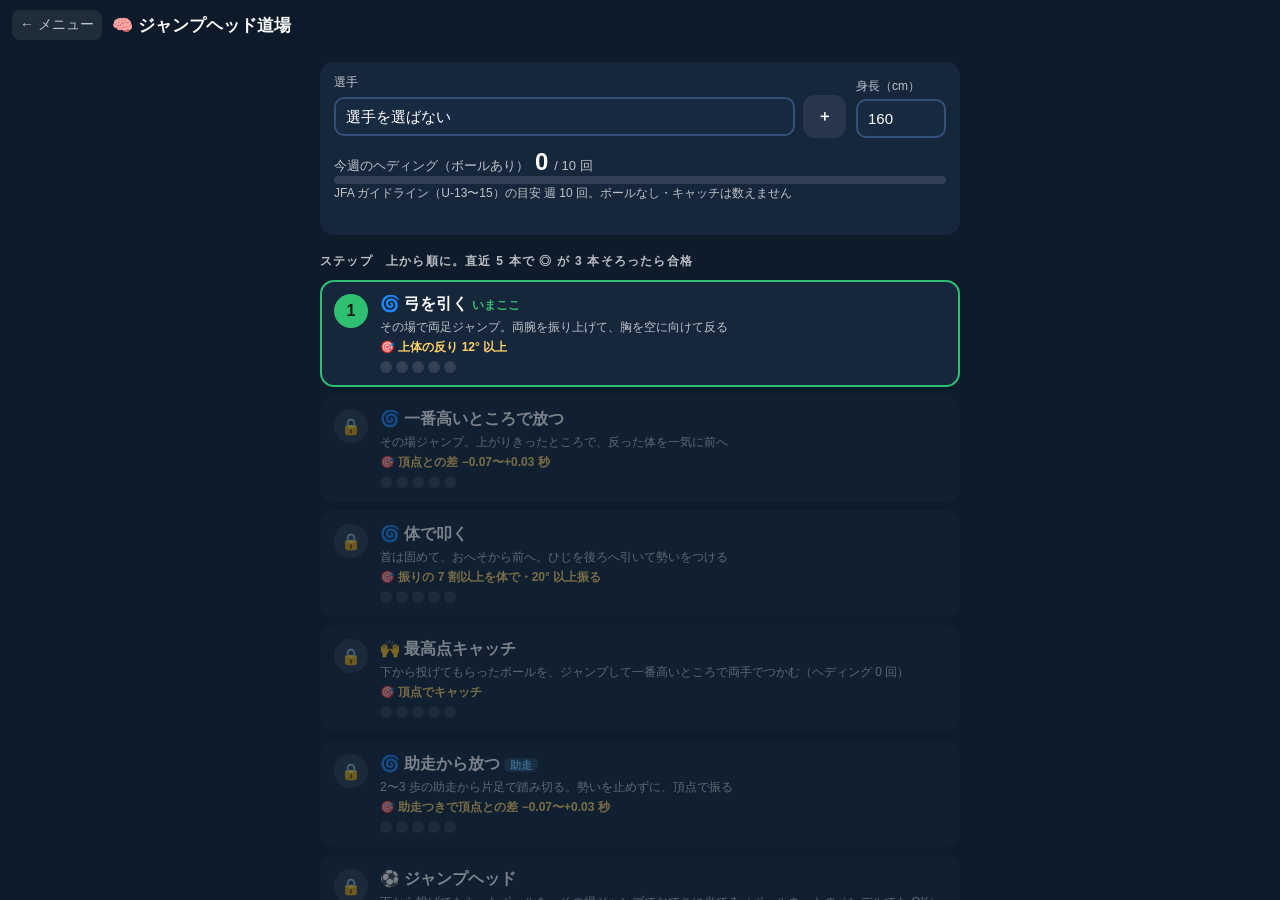
<file: heading.html>
<!DOCTYPE html>
<html lang="ja">
<head>
<meta charset="UTF-8">
<meta name="viewport" content="width=device-width, initial-scale=1, maximum-scale=1, user-scalable=no, viewport-fit=cover">
<meta name="theme-color" content="#0d1b2a">
<link rel="manifest" href="manifest.webmanifest">
<link rel="apple-touch-icon" href="img/icon-192.png">
<title>🧠 ジャンプヘッド道場</title>
<link rel="stylesheet" href="css/app.css">
<style>
  /* ---------- ハブ ---------- */
  #hub{flex:1;min-height:0;overflow-y:auto;padding:12px 14px calc(24px + env(safe-area-inset-bottom));display:flex;flex-direction:column;gap:10px;align-items:center;user-select:text;-webkit-user-select:text}
  #hub>*{width:min(640px,100%)}
  #hub h3{font-size:12px;letter-spacing:.1em;color:var(--dim);margin:8px 0 0}
  .panel{background:var(--panel);border-radius:14px;padding:12px 14px;display:flex;flex-direction:column;gap:10px}
  .who{display:flex;gap:10px;flex-wrap:wrap;align-items:flex-end}
  .who label{font-size:12px;color:var(--dim);display:flex;flex-direction:column;gap:4px}
  .who label:first-child{flex:1 1 220px}
  .who input{width:90px}
  .wk{display:flex;align-items:baseline;gap:6px;font-size:13px;color:var(--dim)}
  .wk b{font-size:24px;color:var(--txt)}
  .bar{height:8px;border-radius:4px;background:rgba(255,255,255,.12);overflow:hidden}
  .bar i{display:block;height:100%;background:var(--accent)}
  .bar i.near{background:var(--gold)} .bar i.over{background:var(--red)}
  .note{border-left:3px solid var(--gold);padding:4px 10px;font-size:14px;line-height:1.6}
  .note small{display:block;color:var(--dim);font-size:11px}
  .note p{color:var(--dim);font-size:13px}
  .chips{display:flex;flex-wrap:wrap;gap:6px;margin-top:4px}
  .chips span{font-size:12px;background:rgba(255,255,255,.1);border-radius:999px;padding:3px 10px}
  .step{display:flex;gap:12px;text-align:left;background:var(--panel);border:2px solid transparent;border-radius:14px;padding:12px;width:100%}
  .step .num{flex:0 0 34px;height:34px;border-radius:50%;background:rgba(255,255,255,.1);display:flex;align-items:center;justify-content:center;font-size:16px}
  .step.now{border-color:var(--accent)} .step.now .num{background:var(--accent);color:#0b1a12}
  .step.done .num{background:var(--gold);color:#1a1400}
  .step:disabled{opacity:.45}
  .step .body{flex:1;min-width:0;display:flex;flex-direction:column;gap:3px}
  .step .t{font-size:16px}
  .step .how{font-size:12px;color:var(--dim);font-weight:500;line-height:1.5}
  .step .goal{font-size:12px;color:var(--gold);font-weight:600}
  .tag{font-size:11px;border-radius:6px;padding:1px 6px;background:rgba(110,198,255,.2);color:var(--blue);margin-left:4px}
  .ok{font-size:12px;color:var(--gold);margin-left:4px} .nowt{font-size:12px;color:var(--accent);margin-left:4px}
  .dots{display:flex;gap:4px;margin-top:2px}
  .dots i{width:12px;height:12px;border-radius:50%;background:rgba(255,255,255,.12)}
  .dots i.a{background:#7CFC8A} .dots i.x{background:rgba(255,255,255,.35)}
  .free{display:grid;grid-template-columns:repeat(3,1fr);gap:8px}
  .free button{display:flex;flex-direction:column;align-items:center;gap:2px;padding:12px 6px;font-size:13px;background:var(--panel)}
  .free button span{font-size:26px}
  .free button small{font-size:11px;color:var(--dim);font-weight:500}
  details.panel summary{font-weight:700;cursor:pointer}
  details.panel ul{padding-left:18px;font-size:13px;line-height:1.8;color:var(--dim)}
  .set{display:flex;align-items:center;justify-content:space-between;gap:10px;font-size:14px}
  .set small{display:block;color:var(--dim);font-size:11px}
  .set input[type=checkbox]{width:22px;height:22px;accent-color:var(--accent)}
  #hubStatus{text-align:center;font-size:13px;color:var(--gold);min-height:1.2em}
  /* ---------- 練習 ---------- */
  #practice{flex:1;min-height:0;display:flex;flex-direction:column}
  #practice[hidden],#hub[hidden],.chip[hidden]{display:none}
  .banner{position:absolute;top:8px;left:8px;right:8px;display:flex;flex-direction:column;gap:2px;pointer-events:none;text-shadow:0 1px 6px rgba(0,0,0,.9)}
  .banner b{font-size:16px} .banner span{font-size:12px;opacity:.9}
  .ready{position:absolute;bottom:10px;left:50%;transform:translateX(-50%);border-radius:18px;padding:8px 16px;font-size:14px;font-weight:700;max-width:94%;width:max-content;text-align:center;pointer-events:none;background:rgba(0,0,0,.65)}
  .ready.go{background:rgba(47,191,113,.9);color:#0b1a12}
  .ready.wait{background:rgba(255,209,102,.9);color:#1a1400}
  .prog{position:absolute;left:12%;right:12%;top:50%;transform:translateY(-50%);background:rgba(0,0,0,.75);border-radius:14px;padding:14px;text-align:center}
  .prog .bar{margin-top:10px}
  #result{display:flex;flex-direction:column;gap:10px}
  .prog[hidden],.predict[hidden],#result[hidden]{display:none}
  .predict{position:absolute;inset:0;background:rgba(13,27,42,.82);display:flex;flex-direction:column;align-items:center;justify-content:center;gap:14px;padding:16px;text-align:center}
  .predict h2{font-size:clamp(20px,4.5vw,30px)}
  .predict .opts{display:flex;gap:10px;width:min(560px,100%)}
  .predict .opts button{flex:1;padding:22px 6px;font-size:clamp(17px,4vw,24px)}
  .predict .skip{background:none;color:var(--dim);font-weight:600}
  #controls{max-height:48vh}
  .verdict{display:flex;align-items:center;gap:12px}
  .verdict .g{font-size:54px;font-weight:800;line-height:1;width:64px;text-align:center}
  .g.A{color:#7CFC8A} .g.B{color:var(--gold)} .g.C{color:#ff8a8a}
  .verdict .vt{font-size:13px;color:var(--dim)}
  .verdict .vn{font-size:20px;font-weight:800}
  .cue{font-size:17px;font-weight:700;line-height:1.6;background:rgba(124,252,138,.1);border-left:4px solid #7CFC8A;padding:8px 12px;border-radius:8px}
  .cue.fix{background:rgba(255,209,102,.12);border-color:var(--gold)}
  .safety{font-size:14px;font-weight:700;color:#ff9f9f}
  .safety:empty,.predres:empty,.cue:empty{display:none}
  .predres{font-size:14px;color:var(--dim)}
  .predres b{color:var(--txt)}
  .phases{display:grid;grid-template-columns:repeat(auto-fill,minmax(118px,1fr));gap:6px}
  .phases button{display:flex;align-items:center;justify-content:space-between;gap:6px;padding:8px 10px;font-size:13px;background:rgba(255,255,255,.08);white-space:nowrap}
  .phases button b{font-size:18px}
  .phases button.sel{outline:2px solid var(--blue)}
  .play{display:flex;align-items:center;gap:8px}
  .play input{flex:1;accent-color:var(--blue)}
  .play button{padding:8px 12px}
  .speed{display:flex;gap:4px} .speed button{padding:8px 9px;font-size:12px;background:rgba(255,255,255,.08)} .speed button.on{background:var(--gold);color:#1a1400}
  .keys{display:flex;gap:6px;overflow-x:auto}
  .keys button{flex:0 0 auto;padding:8px 12px;font-size:13px;background:rgba(255,255,255,.1)}
  .metrics{display:grid;grid-template-columns:repeat(auto-fill,minmax(130px,1fr));gap:6px;margin-top:8px}
  .metrics .m{background:var(--panel);border-radius:10px;padding:8px 10px}
  .metrics .m small{display:block;color:var(--dim);font-size:11px}
  .metrics .m b{font-size:18px;color:var(--gold)}
  .metrics .m b .u{font-size:12px;color:var(--dim);font-weight:600}
  details.more summary{font-size:13px;color:var(--dim);cursor:pointer}
  .stepprog{font-size:13px;color:var(--dim);display:flex;align-items:center;gap:8px;flex-wrap:wrap}
  .reveal{background:var(--blue);color:#06233a}
  /* ---------- 練習のまとめ ---------- */
  .sheet{position:fixed;inset:0;background:rgba(8,16,26,.96);z-index:40;overflow-y:auto;padding:18px 16px calc(24px + env(safe-area-inset-bottom));display:flex;flex-direction:column;align-items:center;gap:12px;user-select:text;-webkit-user-select:text}
  .sheet[hidden]{display:none}
  .sheet>*{width:min(560px,100%)}
  .sheet h2{font-size:20px}
  .sumrow{display:flex;align-items:center;gap:8px;font-size:13px}
  .sumrow span:first-child{width:84px;color:var(--dim)}
  .sumrow .bar{flex:1;height:10px}
  .pick-chips{display:flex;flex-wrap:wrap;gap:6px}
  .pick-chips button{padding:8px 12px;font-size:13px;background:rgba(255,255,255,.08);border-radius:999px}
  .pick-chips button.on{background:var(--gold);color:#1a1400}
  .sheet textarea{width:100%;min-height:70px;background:#182a42;border:2px solid var(--steel);border-radius:10px;padding:9px 10px;color:var(--txt);font-family:inherit;font-size:15px}
  .sheet select{width:100%}
  .alert{background:rgba(230,57,70,.18);border-left:4px solid var(--red);padding:8px 12px;border-radius:8px;font-size:14px;line-height:1.6}
  .alert[hidden]{display:none}
  @media (orientation:landscape) and (max-height:620px){
    #practice{flex-direction:row}
    #controls{max-height:none;width:min(44vw,420px);flex:0 0 auto}
  }
</style>
</head>
<body>
<header>
  <a href="index.html" id="backLink">← メニュー</a>
  <h1 id="title">🧠 ジャンプヘッド道場</h1>
  <span class="chip" id="chip" hidden></span>
</header>

<main id="hub">
  <div class="panel">
    <div class="who">
      <label>選手<div id="picker"></div></label>
      <label>身長（cm）<input type="number" id="heightIn" inputmode="numeric" min="100" max="220" value="160"></label>
    </div>
    <div id="weekBox"></div>
    <div id="noteBox"></div>
    <div id="senseBox"></div>
  </div>

  <h3>ステップ　上から順に。直近 5 本で ◎ が 3 本そろったら合格</h3>
  <div id="steps" style="display:flex;flex-direction:column;gap:8px"></div>

  <h3>フリー練習（ステップと関係なく、全部の局面を見る）</h3>
  <div class="free">
    <button data-free="shadow"><span>🌀</span>ボールなし<small>フォームだけ</small></button>
    <button data-free="catch"><span>🙌</span>最高点キャッチ<small>ヘディング 0 回</small></button>
    <button data-free="ball"><span>⚽</span>ボールあり<small>本数を数える</small></button>
  </div>
  <button class="ghost" id="demoBtn">🎬 どんなふうに見えるか（見本・カメラなし）</button>

  <details class="panel">
    <summary>📷 撮り方（はじめに読んでください）</summary>
    <ul>
      <li>iPhone / iPad を<b>三脚などで固定</b>し、選手の<b>真横 4〜6m</b> に置く（横向きの画面がおすすめ）</li>
      <li><b>足の先から、ジャンプしたときの頭の上まで</b>入るように。頭が画面から出ると測れません</li>
      <li>選手は<b>カメラに対して横向き</b>に跳ぶ（ボールもカメラと平行に投げる）</li>
      <li>跳ぶ前に 1 秒くらい立ち止まると、画面の下に「準備OK」が出ます。あとは<b>跳ぶだけで自動でスロー再生</b>されます</li>
      <li>明るい場所で。背景に人がたくさん映らないように</li>
      <li>映像は端末の中だけで処理し、保存も送信もしません（残すのは数字だけ）</li>
    </ul>
  </details>
  <details class="panel">
    <summary>🛡 安全のために</summary>
    <ul>
      <li>ボールありの練習は <b>JFA ガイドライン（U-13〜15）の目安 週 10 回</b>（ペアが投げたボール）を数えて見守ります。上限は「きろく」で変えられます</li>
      <li>フォーム・タイミングは<b>ボールなし・最高点キャッチ</b>でたくさん練習できます（頭に負担がかかりません）</li>
      <li>はじめは軽いボール・空気を少し抜いたボールで。下から優しく投げる</li>
      <li><b>頭痛・めまい・吐き気・ぼーっとする</b>ときはすぐにやめて、指導者や保護者に伝える</li>
      <li>着地は両足で、ひざをやわらかく。周りに人や物がない場所で</li>
    </ul>
  </details>
  <details class="panel">
    <summary>⚙ 設定</summary>
    <label class="set"><span>声で伝える<small>結果とひとことを読み上げます（離れていても聞こえる）</small></span><input type="checkbox" id="setVoice"></label>
    <label class="set"><span>結果の前に自分で予想する<small>「早かった／ちょうど／遅かった」を先に答える。感覚が育ちます</small></span><input type="checkbox" id="setPredict"></label>
    <label class="set"><span>くわしく解析する<small>正確だけど少し時間がかかります。遅い端末はオフに</small></span><input type="checkbox" id="setPrecise"></label>
    <label class="set"><span>全部のステップを開ける<small>コーチ用。合格していなくても選べます</small></span><input type="checkbox" id="setOpenAll"></label>
    <div class="hint">以前の画面（かぞえる／フォーム分析）は <a href="heading-classic.html" style="color:var(--blue)">旧版</a> から使えます。</div>
  </details>
  <div id="hubStatus"></div>
</main>

<div id="practice" hidden>
  <div id="stage">
    <video id="video" playsinline muted></video>
    <canvas id="canvas"></canvas>
    <div class="banner"><b id="bTitle"></b><span id="bHow"></span></div>
    <div class="ready" id="ready"></div>
    <div class="prog" id="prog" hidden><div id="progText">解析中…</div><div class="bar"><i id="progBar" style="width:0"></i></div></div>
    <div class="predict" id="predict" hidden>
      <h2>今の 1 本、タイミングは？</h2>
      <div class="hint" id="predHint">頂点（一番高いところ）より</div>
      <div class="opts"><button data-p="early">⏪ 早かった</button><button data-p="ok" class="primary">🎯 ちょうど</button><button data-p="late">⏩ 遅かった</button></div>
      <button class="skip" id="predSkip">とばす（<span id="predSec">8</span>）</button>
    </div>
  </div>
  <div id="controls">
    <div id="result" hidden>
      <div class="verdict"><div class="g" id="vGrade"></div><div><div class="vt" id="vTitle"></div><div class="vn" id="vNum"></div></div></div>
      <button class="reveal" id="revealBtn" hidden>🔍 答え合わせ（まず自分の感覚で振り返ってから）</button>
      <div class="cue" id="cue"></div>
      <div class="safety" id="safety"></div>
      <div class="predres" id="predRes"></div>
      <div class="phases" id="phases"></div>
      <div class="play"><button id="playBtn">⏸</button><input type="range" id="scrub" min="0" max="1000" value="0"><div class="speed" id="speed"><button data-s="0.25" class="on">¼</button><button data-s="0.5">½</button><button data-s="1">×1</button></div></div>
      <div class="keys" id="keys"></div>
      <details class="more" id="more"><summary>くわしい数字</summary><div class="metrics" id="metrics"></div></details>
      <div class="stepprog" id="stepProg"></div>
      <div class="row"><button class="ghost" id="noHitBtn" hidden>当たっていない（本数から外す）</button><button class="ghost" id="delRepBtn">この 1 本を記録から消す</button></div>
    </div>
    <div class="hint" id="waitHint">跳ぶと自動でスロー再生します。うまく反応しないときは「📸 今の 3 秒」</div>
    <div class="row"><button id="grabBtn">📸 今の 3 秒</button><button class="ghost" id="flipBtn">🔄 カメラ</button><button class="danger" id="endBtn">終わる</button></div>
    <div class="hint" id="perf"></div>
  </div>
</div>

<div class="sheet" id="endSheet" hidden>
  <h2>📝 今日のふりかえり</h2>
  <div class="panel" id="sumBox"></div>
  <div class="panel">
    <b>気づいたこと（いくつでも）</b>
    <div class="pick-chips" id="noteChips"></div>
    <div class="alert" id="painAlert" hidden>今日はここまでにしよう。頭痛・めまい・吐き気・ぼーっとする感じがあるときは、すぐに指導者や保護者に伝えてください。</div>
    <textarea id="noteText" placeholder="自分の言葉で（例: ボールを待てたときはうまくいった）"></textarea>
  </div>
  <div class="panel">
    <b>次の練習のテーマ</b>
    <select id="themeSel"></select>
    <div class="hint" id="themeHint"></div>
  </div>
  <div class="row" style="width:min(560px,100%)"><button class="ghost" id="backToPractice">練習にもどる</button><button class="primary" id="saveEnd">保存して終わる</button></div>
</div>

<script src="js/records.js"></script>
<script src="js/heading-core.js"></script>
<script src="js/heading-form.js"></script>
<script src="js/heading-log.js"></script>
<script src="js/common.js"></script>
<script type="module">
import { createPose, createBall, ballFrom, POSE_CONNECTIONS } from './js/vision.js';
const HC = window.HeadingCore, HF = window.HeadingForm, HL = window.HeadingLog, R = window.TrainingRecords, $ = id => document.getElementById(id);
const esc = TS.esc;
const video = $('video'), canvas = $('canvas'), ctx = canvas.getContext('2d');
const GRADE = { A: '◎', B: '○', C: '△' }, GRADE_VOICE = { A: '二重丸', B: '丸', C: '三角' };
const PHASE_JA = Object.fromEntries(HF.PHASES.map(p => [p.id, p.label]));
const CONTACT_JA = { forehead: 'おでこ', top: '頭のてっぺん', low: '顔・首（低い）' };
const PRED_JA = { early: '早かった', ok: 'ちょうど', late: '遅かった' };
const THEME_TIP = { timing: '一番高いところで放つ', swing: 'おへそから叩く（首は固める）', air: '胸を空へ。弓を引く', takeoff: '腕を下から振り上げて跳ぶ',
  contact: 'おでこの真ん中で、最後まで見る', landing: '両足で、ひざをやわらかく' };
const NOTE_CHIPS = ['跳ぶのが早かった', '跳ぶのが遅かった', 'ボールを待てた', '反れた', '首だけで振った', '体で叩けた', '腕を使えた', '目をつぶった', 'ボールがこわかった', '頭や首が痛い'];

// ---------- 設定・保存 ----------
const SKEY = 'ts.heading2.settings';
let settings = { voice: true, predict: true, precise: true, openAll: false };
try { Object.assign(settings, JSON.parse(localStorage.getItem(SKEY)) || {}); } catch (e) { /* 既定のまま */ }
const saveSettings = () => { try { localStorage.setItem(SKEY, JSON.stringify(settings)); } catch (e) { /* ignore */ } };
[['setVoice', 'voice'], ['setPredict', 'predict'], ['setPrecise', 'precise'], ['setOpenAll', 'openAll']].forEach(([id, k]) => {
  $(id).checked = !!settings[k];
  $(id).addEventListener('change', () => { settings[k] = $(id).checked; saveSettings(); renderHub(); });
});
let log = HL.load(localStorage);
const saveLog = () => { if (!HL.save(localStorage, log)) TS.toast('保存できませんでした（端末の空きを確かめてください）'); };

// ---------- 選手 ----------
let heightCm = +localStorage.getItem('ts.heading.height') || 160;
const picker = TS.playerPicker($('picker'), () => { heightFromPlayer(); renderHub(); });
const pid = () => picker.get() || '';
const player = () => R.playerById(TS.store, pid());
function heightFromPlayer() { const p = player(); if (p && p.heightCm) heightCm = p.heightCm; $('heightIn').value = heightCm; }
heightFromPlayer();
function weekCap() { const p = player(); return p && p.headingWeekCap != null ? p.headingWeekCap : HF.WEEK_CAP; }
function readHeight() {
  const h = parseInt($('heightIn').value, 10);
  if (!(h >= 100 && h <= 220)) return null;
  heightCm = h; try { localStorage.setItem('ts.heading.height', h); } catch (e) { /* 保存できなくても続ける */ }
  const p = player(); if (p && p.heightCm !== h) { p.heightCm = h; TS.saveStore(); }
  return h;
}
const fmtDate = iso => { const d = new Date(iso); return `${d.getMonth() + 1}/${d.getDate()}`; };

// ---------- ハブ ----------
function renderHub() {
  const id = pid(), wk = HL.weekHits(log, id), cap = weekCap();
  const cls = wk >= cap ? 'over' : wk >= cap * 0.8 ? 'near' : '';
  $('weekBox').innerHTML = `<div class="wk">今週のヘディング（ボールあり）<b>${wk}</b> / ${cap} 回</div>
    <div class="bar"><i class="${cls}" style="width:${Math.min(100, cap ? wk / cap * 100 : 100)}%"></i></div>
    <div class="hint">${wk >= cap ? '⚠ 今週の目安に達しました。ボールなし・最高点キャッチで練習しよう' : 'JFA ガイドライン（U-13〜15）の目安 週 10 回。ボールなし・キャッチは数えません'}</div>`;
  const note = HL.lastNote(log, id);
  $('noteBox').innerHTML = note ? `<div class="note"><small>前回のふりかえり（${fmtDate(note.at)}）</small>
    ${note.theme ? `テーマ: <b>${esc(PHASE_JA[note.theme] || '')}</b> — ${esc(THEME_TIP[note.theme] || '')}` : ''}
    ${note.chips.length ? '<div class="chips">' + note.chips.map(c => '<span>' + esc(c) + '</span>').join('') + '</div>' : ''}
    ${note.text ? '<p>' + esc(note.text) + '</p>' : ''}</div>` : '';
  const ss = HL.senseStats(log, id);
  $('senseBox').innerHTML = ss.n >= 3 ? `<div class="hint">🎯 自分の感覚（タイミングの予想）の一致: 直近 ${ss.n} 本中 <b style="color:var(--txt)">${ss.hit}</b> 本</div>` : '';
  const cur = HL.currentStep(log, id);
  $('steps').innerHTML = HF.STEPS.map((s, i) => {
    const st = HL.stepState(log, id, s.id, settings.openAll);
    const dots = [];
    for (let k = 0; k < HF.PASS_OF; k++) { const v = st.recent[k]; dots.push(`<i class="${v === true ? 'a' : v === false ? 'x' : ''}"></i>`); }
    const state = st.passed ? 'done' : s.id === cur.id ? 'now' : '';
    return `<button class="step ${state}" data-step="${s.id}" ${st.unlocked ? '' : 'disabled'}>
      <div class="num">${st.passed ? '✓' : st.unlocked ? i + 1 : '🔒'}</div>
      <div class="body"><div class="t">${HF.MODES[s.mode].icon} ${esc(s.title)}${s.run ? '<span class="tag">助走</span>' : ''}${st.passed ? '<span class="ok">合格</span>' : s.id === cur.id ? '<span class="nowt">いまここ</span>' : ''}</div>
      <div class="how">${esc(s.how)}</div><div class="goal">🎯 ${esc(s.goal)}</div><div class="dots">${dots.join('')}</div></div></button>`;
  }).join('');
  $('steps').querySelectorAll('.step').forEach(b => b.addEventListener('click', () => startPractice(b.dataset.step, null)));
}
document.querySelectorAll('[data-free]').forEach(b => b.addEventListener('click', () => startPractice(null, b.dataset.free)));
$('heightIn').addEventListener('change', readHeight);
renderHub();

// ---------- 声 ----------
function speak(text) {
  if (!settings.voice || !('speechSynthesis' in window) || !text) return;
  try {
    speechSynthesis.cancel();
    const u = new SpeechSynthesisUtterance(text);
    u.lang = 'ja-JP'; u.rate = 1.05;
    speechSynthesis.speak(u);
  } catch (e) { /* 読み上げできなくても続ける */ }
}
function unlockVoice() { try { if (settings.voice && 'speechSynthesis' in window) { const u = new SpeechSynthesisUtterance(' '); u.volume = 0; speechSynthesis.speak(u); } } catch (e) { /* ignore */ } }

// ---------- AI・カメラ ----------
let livePose = null, anaPose = null, anaKind = '', ballDet = null, facing = 'environment';
let vw = 0, vh = 0, loopOn = false, rvfcId = 0;
const capCanvas = document.createElement('canvas'), capCtx = capCanvas.getContext('2d');
const CAP_W = 960;
async function ensureModels(mode) {
  if (!livePose) livePose = await createPose('lite', 'VIDEO');
  const kind = settings.precise ? 'full' : 'lite';
  if (!anaPose || anaKind !== kind) { if (anaPose) anaPose.close(); anaPose = await createPose(kind, 'VIDEO'); anaKind = kind; }
  if (mode !== 'shadow' && !ballDet) ballDet = await createBall('VIDEO');
}
async function startCam() {
  await TS.startCamera(video, { facing, fps: 60, width: 1280, height: 720 });
  vw = video.videoWidth; vh = video.videoHeight;
  liveOff = liveTs + 33 - Math.round((video.currentTime || 0) * 1000);
  const k = Math.min(1, CAP_W / vw);
  capCanvas.width = Math.round(vw * k); capCanvas.height = Math.round(vh * k);
  canvas.width = capCanvas.width; canvas.height = capCanvas.height;
}
function stopCam() {
  if (video._stream) { video._stream.getTracks().forEach(t => t.stop()); video._stream = null; }
}

// ---------- 練習の開始・終了 ----------
let session = null, starting = false;
async function startPractice(stepId, freeMode) {
  if (starting || loopOn) return;
  TS.unlockAudio(); unlockVoice();
  if (!readHeight()) { $('hubStatus').textContent = '身長を 100〜220cm で入れてください（高さを cm にするのに使います）'; $('heightIn').focus(); return; }
  const step = stepId ? HL.stepById(stepId) : null;
  const mode = step ? step.mode : freeMode;
  if (mode === 'ball') {
    const wk = HL.weekHits(log, pid()), cap = weekCap();
    if (wk >= cap && !confirm(`今週のボールありヘディングが目安（${cap} 回）に達しています。\nボールなし・キャッチの練習がおすすめです。それでも続けますか？`)) return;
  }
  starting = true;
  document.querySelectorAll('.step,[data-free]').forEach(b => { b.dataset.was = b.disabled ? '1' : ''; b.disabled = true; });
  try {
    $('hubStatus').textContent = 'AI を読み込み中…（はじめてのときは少し時間がかかります）';
    await ensureModels(mode);
    $('hubStatus').textContent = 'カメラを起動中…';
    await startCam();
  } catch (err) {
    console.error(err);
    $('hubStatus').textContent = String(err && err.name || '').indexOf('Not') === 0 || !window.isSecureContext ? TS.cameraError(err) : 'AI の読み込みに失敗しました。ページを開き直してください（' + (err && err.message || err) + '）';
    document.querySelectorAll('.step,[data-free]').forEach(b => { b.disabled = b.dataset.was === '1'; });
    starting = false;
    return;
  }
  starting = false;
  document.querySelectorAll('.step,[data-free]').forEach(b => { b.disabled = b.dataset.was === '1'; });
  $('hubStatus').textContent = '';
  session = { stepId: stepId || null, step, mode, focus: step ? step.focus : null, reps: [], startedAt: new Date(), saved: false };
  $('grabBtn').hidden = $('flipBtn').hidden = false;
  analyzing = false; cutting = false;
  $('hub').hidden = true; $('practice').hidden = false; $('chip').hidden = false;
  $('chip').textContent = step ? `ステップ ${HF.STEPS.indexOf(step) + 1}` : HF.MODES[mode].label;
  $('backLink').textContent = '← もどる';
  $('bTitle').textContent = step ? `${HF.MODES[mode].icon} ${step.title}` : `${HF.MODES[mode].icon} フリー練習（${HF.MODES[mode].label}）`;
  $('bHow').textContent = step ? step.how : mode === 'shadow' ? 'ボールなしでジャンプヘッドの動き。全部の局面を見ます' : mode === 'catch' ? '投げてもらったボールを、ジャンプして一番高いところで両手でつかむ' : '投げてもらったボールをジャンプヘッド';
  current = null; view = 'live';
  $('result').hidden = true; $('waitHint').hidden = false;
  resetCapture();
  loopOn = true; lastRaf = 0;
  requestAnimationFrame(raf);
  if (video.requestVideoFrameCallback) rvfcId = video.requestVideoFrameCallback(onVideoFrame);
  else requestAnimationFrame(pollFrame);
  TS.keepAwake();
  speak(step ? `${step.title}。${step.how}` : '準備ができたら跳んでください');
}
function stopPractice() {
  loopOn = false;
  clearInterval(predTimer); $('predict').hidden = true;
  analyzing = false; cutting = false; $('prog').hidden = true;
  if (rvfcId && video.cancelVideoFrameCallback) video.cancelVideoFrameCallback(rvfcId);
  stopCam();
  setCurrent(null); ring = [];
  $('practice').hidden = true; $('hub').hidden = false; $('chip').hidden = true; $('backLink').textContent = '← メニュー';
  renderHub();
}
$('backLink').addEventListener('click', e => { if (session && !$('practice').hidden) { e.preventDefault(); openEnd(); } });
$('endBtn').addEventListener('click', openEnd);
$('flipBtn').addEventListener('click', async () => {
  facing = facing === 'environment' ? 'user' : 'environment';
  try { await startCam(); resetCapture(); }
  catch (e) {
    facing = facing === 'environment' ? 'user' : 'environment';
    TS.toast('カメラを切り替えられませんでした');
    try { await startCam(); resetCapture(); } catch (e2) { TS.toast(TS.cameraError(e2), 4000); }
  }
});

// ---------- 撮りっぱなし（直近の数秒をメモリに持つ）とジャンプの検出 ----------
const RING_SEC = 4.5, PRE = 1.2, POST = 0.45;
let ring = [], capBusy = false, liveLm = null, liveTs = 0, frameNo = 0, analyzing = false, cutting = false, trig = new HF.JumpTrigger(), lastT = 0;
let perfAcc = 0, perfN = 0;
function resetCapture() { ring = []; capBusy = false; liveLm = null; trig.reset(); frameNo = 0; }
// カメラを開き直すと mediaTime が 0 に戻るので、前の続きになるようにずらす
let liveOff = 0;
function liveMs(t) { let ms = Math.round(t * 1000) + liveOff; if (ms <= liveTs) ms = liveTs + 1; liveTs = ms; return ms; }
function onVideoFrame(now, meta) {
  if (!loopOn) return;
  const t = meta && typeof meta.mediaTime === 'number' ? meta.mediaTime : video.currentTime;
  handleFrame(t);
  rvfcId = video.requestVideoFrameCallback(onVideoFrame);
}
let lastPollT = -1;
function pollFrame() {
  if (!loopOn) return;
  const t = video.currentTime;
  if (t !== lastPollT) { lastPollT = t; handleFrame(t); }
  requestAnimationFrame(pollFrame);
}
function handleFrame(t) {
  lastT = t;
  if (analyzing || video.readyState < 2) return;
  if (!capBusy) {
    capBusy = true;
    capCtx.drawImage(video, 0, 0, capCanvas.width, capCanvas.height);
    capCanvas.toBlob(b => {
      if (b && !analyzing) { ring.push({ t, blob: b }); while (ring.length && t - ring[0].t > RING_SEC) ring.shift(); }
      capBusy = false;
    }, 'image/jpeg', 0.8);
  }
  if (cutting || frameNo++ % 2) return;   // 姿勢は 2 コマに 1 回（ジャンプを見つけるだけなので十分）
  if (!$('predict').hidden) { trig.reset(); return; }   // 予想を答えるまでは次の 1 本を取らない
  const t0 = performance.now();
  try {
    const r = livePose.detectForVideo(video, liveMs(t));
    liveLm = r.landmarks && r.landmarks[0] ? HC.toPx(r.landmarks[0], vw, vh) : null;
  } catch (e) { console.warn(e); liveLm = null; }
  perfAcc += performance.now() - t0; perfN++;
  if (perfN >= 30) { $('perf').textContent = `姿勢の検出 ${Math.round(perfAcc / perfN)} ms`; perfAcc = 0; perfN = 0; }
  const ev = trig.push(t, liveLm);
  if (ev && session) {
    TS.beep(880, 0.08, 0.15);
    // 撮っている途中のコマが入るのを少し待ってから切り出す
    cutting = true;
    setTimeout(() => { cutting = false; analyzeClip(ring.filter(f => f.t >= ev.takeoff - PRE && f.t <= ev.landing + POST), ev); }, 150);
  }
}
$('grabBtn').addEventListener('click', () => {
  if (analyzing || cutting || !$('predict').hidden || (current && !current.rep)) return;
  TS.unlockAudio();
  analyzeClip(ring.filter(f => f.t >= lastT - 3), null);
});

// ---------- 1 本の解析 ----------
let anaTs = 0, lastPpc = null, current = null;
const yieldUI = () => new Promise(r => setTimeout(r, 0));
async function analyzeClip(clip, hint) {
  const sess = session;
  if (!sess) return;
  if (!clip || clip.length < 12) { TS.toast('映像が短すぎました。もう一度'); return; }
  analyzing = true;
  $('prog').hidden = false;
  let res = null;
  const frames = [];
  try {
    const useBall = sess.mode !== 'shadow' && ballDet;
    const k0 = hint ? hint.takeoff - 0.6 : -Infinity, k1 = hint ? hint.landing + POST + 0.05 : Infinity;
    // MediaPipe の時刻は、クリップの中の本当の間隔で（前のクリップから 1 秒あける）
    const base = anaTs + 1000;
    for (let i = 0; i < clip.length; i++) {
      const c = clip[i];
      const full = c.t >= k0 && c.t <= k1 || i % 3 === 0;   // 踏み切りの前は 3 コマに 1 回で足りる
      let lm = null, b = null;
      if (full) {
        let bmp = null;
        try {
          bmp = await createImageBitmap(c.blob);
          anaTs = Math.max(anaTs + 1, base + Math.round((c.t - clip[0].t) * 1000));
          const pr = anaPose.detectForVideo(bmp, anaTs);
          lm = pr.landmarks && pr.landmarks[0] ? HC.toPx(pr.landmarks[0], bmp.width, bmp.height) : null;
          if (useBall) b = ballFrom(ballDet.detectForVideo(bmp, anaTs));
        } catch (e) { console.warn(e); }
        finally { if (bmp) bmp.close(); }
      }
      frames.push({ t: c.t, blob: c.blob, lm, ball: b, analyzed: full });
      $('progText').textContent = `解析中… ${i + 1} / ${clip.length}`;
      $('progBar').style.width = Math.round((i + 1) / clip.length * 100) + '%';
      if (i % 3 === 2) { await yieldUI(); if (session !== sess) return; }
    }
    const aFrames = frames.filter(f => f.analyzed).map(f => ({ t: f.t, lm: f.lm, ball: f.ball }));
    res = HF.analyzeRep(aFrames, { heightCm, mode: sess.mode, pxPerCm: lastPpc });
  } catch (e) {
    console.error(e);
  } finally {
    if (session === sess) { $('prog').hidden = true; ring = []; trig.reset(); analyzing = false; }
  }
  if (session !== sess) return;
  if (!res || !res.ok) {
    TS.beep(300, 0.2, 0.2);
    const why = !res ? 'うまく解析できませんでした。もう一度' : res.error === 'body' ? '体が見つかりませんでした。全身が映るように' : 'ジャンプが見つかりませんでした。足先から頭の上まで映るように';
    TS.toast(why, 3500); speak(why);
    return;
  }
  if (res.pxPerCm) lastPpc = res.pxPerCm;
  const hit = sess.mode === 'ball' && res.m.contact != null;
  setCurrent({ res, frames, hit, rep: null, t0: frames[0].t, t1: frames[frames.length - 1].t, phaseSel: null, revealed: true });
  $('scrub').value = 0;
  if (settings.predict && res.m.timingSec != null) askPrediction();
  else finalize(null);
}

// ---------- 自分で予想 ----------
let predTimer = 0;
function askPrediction() {
  $('predict').hidden = false;
  $('predHint').textContent = session.mode === 'ball' ? '当たったのは、頂点（一番高いところ）より' : session.mode === 'catch' ? 'つかんだのは、頂点（一番高いところ）より' : '振ったのは、頂点（一番高いところ）より';
  let n = 8;
  $('predSec').textContent = n;
  speak('今の一本、タイミングは？');
  clearInterval(predTimer);
  predTimer = setInterval(() => { n--; $('predSec').textContent = n; if (n <= 0) answer(null); }, 1000);
}
function answer(p) { clearInterval(predTimer); $('predict').hidden = true; if (current && !current.rep) finalize(p); }
$('predict').querySelectorAll('[data-p]').forEach(b => b.addEventListener('click', () => answer(b.dataset.p)));
$('predSkip').addEventListener('click', () => answer(null));

// ---------- 結果 ----------
function finalize(pred) {
  const c = current;
  let passedNow = false;
  if (session.demo) {
    c.rep = { id: 'demo', pass: null, hit: false, pred, m: c.res.m, g: c.res.g, predHit: pred && c.res.m.timingSec != null ? pred === HF.timingClass(c.res.m.timingSec) : null };
    session.reps = [c.rep];
  } else {
    c.rep = HL.addRep(log, pid(), session.stepId, c.res, { hit: c.hit, pred });
    session.reps.push(c.rep);
    passedNow = HL.checkPass(log, pid(), session.stepId);
    saveLog();
  }
  // 3 本続けて ◎ なら、答えを見る前に自分で振り返る（助言を減らして、自分の感覚で直せるように）
  const last = session.reps.slice(-4, -1);
  c.revealed = !(session.focus && last.length === 3 && last.every(r => r.pass));
  renderResult();
  const coach = HF.coach(c.res, session.focus);
  if (coach.grade === 'A') TS.beep(1046, 0.15, 0.25); else TS.beep(523, 0.12, 0.2);
  if (c.revealed) speak(`${PHASE_JA[coach.phase] || ''}、${GRADE_VOICE[coach.grade] || ''}。${coach.text}${coach.safety ? '。' + coach.safety : ''}`);
  else speak('三本続けて二重丸。自分の感覚で振り返ってから、答え合わせ');
  if (c.hit && !session.demo && HL.weekHits(log, pid()) === weekCap()) {
    setTimeout(() => { TS.toast('⚠ 今週のヘディングの目安に達しました。ここからはボールなし・キャッチで', 6000); speak('今週のヘディングの目安に達しました。ここからは、ボールなしで練習しよう'); }, 3500);
  }
  if (passedNow) {
    const i = HF.STEPS.indexOf(session.step), next = HF.STEPS[i + 1];
    setTimeout(() => { TS.beep(784, 0.12, 0.3); setTimeout(() => TS.beep(1046, 0.25, 0.3), 140); }, 400);
    TS.toast(`🎉 ステップ合格！${next ? ' 次は「' + next.title + '」' : ' 全ステップ合格！'}`, 5000);
    setTimeout(() => speak(`合格！${next ? '次は、' + next.title : 'すべてのステップに合格'}`), 2500);
  }
}
function timingText(dt, mode) {
  if (dt == null) return '—';
  const verb = mode === 'ball' ? '当たった' : mode === 'catch' ? 'つかんだ' : '振った';
  const a = Math.abs(dt).toFixed(2);
  return Math.abs(dt) < 0.01 ? `頂点ちょうどで${verb}` : dt < 0 ? `頂点の ${a} 秒前に${verb}` : `頂点の ${a} 秒後に${verb}`;
}
function phaseNumber(phase, m, mode) {
  switch (phase) {
    case 'timing': return timingText(m.timingSec, mode) + (m.dropCm >= 1 ? `（頂点より ${m.dropCm}cm 下）` : '');
    case 'air': return m.archDeg != null ? `上体の反り ${m.archDeg}°` : '—';
    case 'swing': return m.bodyShare != null ? `体で振った割合 ${Math.round(m.bodyShare * 100)}%・振り ${m.swingDeg ?? '—'}°` : m.swingDeg != null ? `振り ${m.swingDeg}°` : '—';
    case 'takeoff': return m.armUpCm != null ? `腕の振り上げ ${m.armUpCm > 0 ? '肩より +' + m.armUpCm : '肩より ' + m.armUpCm}cm` : '—';
    case 'contact': return CONTACT_JA[m.contact] || '—';
    case 'landing': return m.landKneeDeg != null ? `着地の膝 ${m.landKneeDeg}°` : '—';
  }
  return '';
}
function renderResult() {
  const c = current, res = c.res, m = res.m;
  $('result').hidden = false; $('waitHint').hidden = true;
  const coach = c.phaseSel ? HF.coach(res, c.phaseSel) : HF.coach(res, session.focus);
  const show = c.revealed;
  $('revealBtn').hidden = show;
  $('vGrade').className = 'g ' + (show ? coach.grade || '' : '');
  $('vGrade').textContent = show ? GRADE[coach.grade] || '—' : '？';
  $('vTitle').textContent = coach.phase ? (c.phaseSel ? '' : session.focus ? 'テーマ: ' : '') + PHASE_JA[coach.phase] : '';
  $('vNum').textContent = show && coach.phase ? phaseNumber(coach.phase, m, res.mode) : '';
  $('cue').textContent = show ? coach.text : '';
  $('cue').className = 'cue' + (coach.grade === 'A' ? '' : ' fix');
  $('safety').textContent = show && coach.safety ? '⚠ ' + coach.safety : '';
  if (c.rep.pred && m.timingSec != null) {
    const act = HF.timingClass(m.timingSec);
    $('predRes').innerHTML = `予想「${PRED_JA[c.rep.pred]}」→ ${show ? `実際「<b>${PRED_JA[act]}</b>」 ${c.rep.predHit ? '🎯 感覚ぴったり！' : '感覚とずれていた'}` : '？'}`;
  } else $('predRes').textContent = '';
  $('phases').innerHTML = HF.PHASES.filter(p => res.g[p.id]).map(p =>
    `<button data-ph="${p.id}" class="${coach.phase === p.id ? 'sel' : ''}"><span>${p.label}</span><b class="g ${show ? res.g[p.id] : ''}">${show ? GRADE[res.g[p.id]] : '？'}</b></button>`).join('');
  $('phases').querySelectorAll('[data-ph]').forEach(b => b.addEventListener('click', () => {
    c.phaseSel = b.dataset.ph; c.revealed = true; renderResult();
    const key = { takeoff: 'takeoff', air: 'arch', timing: 'impact', swing: 'impact', contact: 'impact', landing: 'landing' }[c.phaseSel];
    if (res.t[key] != null) seek(res.t[key], true);
  }));
  const KEYS = [['takeoff', '踏み切り'], ['arch', '反り'], ['apex', '頂点'], ['impact', res.mode === 'ball' ? '当たった' : res.mode === 'catch' ? 'キャッチ' : '振り戻し'], ['landing', '着地']];
  $('keys').innerHTML = KEYS.filter(([k]) => res.t[k] != null).map(([k, l]) => `<button data-k="${k}">${l}</button>`).join('');
  $('keys').querySelectorAll('[data-k]').forEach(b => b.addEventListener('click', () => seek(res.t[b.dataset.k], true)));
  const u = (v, unit) => v == null ? '—' : `${v}<span class="u"> ${unit}</span>`;
  const rows = [
    ['頂点との差', m.timingSec == null ? '—' : u((m.timingSec > 0 ? '+' : '') + m.timingSec.toFixed(2), '秒')],
    ['頂点より下', u(m.dropCm, 'cm')],
    ['ジャンプ', u(m.jumpCm, 'cm')],
    ['滞空時間', u(m.flightSec, '秒')],
    [res.mode === 'ball' ? '打点（ボール）' : res.mode === 'catch' ? 'キャッチの高さ' : '頭の高さ（振り戻し）', u(res.mode === 'ball' ? m.contactHeightCm : res.mode === 'catch' ? m.catchHeightCm : m.headTopCm, 'cm')],
    ['立ったときより', m.reachCm == null ? '—' : u((m.reachCm > 0 ? '+' : '') + m.reachCm, 'cm')],
    ['当てた場所', res.mode === 'ball' ? CONTACT_JA[m.contact] || '—' : null],
    ['上体の反り', u(m.archDeg, '°')],
    ['あごの上がり', u(m.chinUpDeg, '°')],
    ['振りの大きさ', u(m.swingDeg, '°')],
    ['振りの速さ', u(m.swingSpeed, '°/秒')],
    ['体で振った割合', m.bodyShare == null ? '—' : u(Math.round(m.bodyShare * 100), '%')],
    ['腕の振り上げ（肩から）', m.armUpCm == null ? '—' : u((m.armUpCm > 0 ? '+' : '') + m.armUpCm, 'cm')],
    ['ひじを引いた', u(m.armPullCm, 'cm')],
    ['踏み切りの膝', u(m.takeoffKneeDeg, '°')],
    ['助走の速さ', u(m.approachMs, 'm/秒')],
    ['着地の膝', u(m.landKneeDeg, '°')],
    ['両足の着地のずれ', u(m.landFeetGapSec, '秒')]
  ].filter(r => r[1] != null && (r[1] !== '—' || ['頂点との差', 'ジャンプ'].includes(r[0])));
  $('metrics').innerHTML = rows.map(r => `<div class="m"><small>${r[0]}</small><b>${r[1]}</b></div>`).join('');
  const notes = [];
  if (res.notes.includes('noball')) notes.push('ボールが見つからなかったので、体の動きから「当たった瞬間」を推定しています');
  if (res.notes.includes('catchGuess')) notes.push('ボールが見つからなかったので、手がいちばん高くなった瞬間をキャッチとしています');
  if (res.notes.includes('noswing')) notes.push('振り戻しが見つからなかったので、頂点で比べています');
  if (res.notes.includes('nojump')) notes.push('ジャンプが見つかりませんでした（頂点との比較はできません）');
  if (notes.length) $('metrics').innerHTML += `<div class="hint" style="grid-column:1/-1">※ ${notes.join('。')}</div>`;
  $('noHitBtn').hidden = session.mode !== 'ball';
  $('noHitBtn').textContent = c.rep.hit ? '当たっていない（本数から外す）' : '当たった（本数に入れる）';
  renderStepProg();
}
function renderStepProg() {
  if (!session.step) { $('stepProg').innerHTML = `この練習 ${session.reps.length} 本`; return; }
  const st = HL.stepState(log, pid(), session.stepId, true);
  const dots = [];
  for (let k = 0; k < HF.PASS_OF; k++) { const v = st.recent[k]; dots.push(`<i class="${v === true ? 'a' : v === false ? 'x' : ''}"></i>`); }
  $('stepProg').innerHTML = `<span>直近 5 本</span><span class="dots">${dots.join('')}</span><span>${st.passed ? '✓ 合格済み' : `合格まで ◎ あと ${Math.max(0, HF.PASS_NEED - st.good)} 本`}</span><span>・この練習 ${session.reps.length} 本</span>`;
}
$('revealBtn').addEventListener('click', () => { if (!current) return; current.revealed = true; renderResult(); const co = HF.coach(current.res, session.focus); speak(`${GRADE_VOICE[co.grade] || ''}。${co.text}`); });
$('noHitBtn').addEventListener('click', () => {
  if (!current || !current.rep) return;
  current.rep.hit = !current.rep.hit; saveLog(); renderResult();
  TS.toast(current.rep.hit ? '本数に入れました' : '本数から外しました');
});
$('delRepBtn').addEventListener('click', () => {
  if (!current || !current.rep) return;
  HL.removeRep(log, current.rep.id); saveLog();
  session.reps = session.reps.filter(r => r.id !== current.rep.id);
  setCurrent(null); $('result').hidden = true; $('waitHint').hidden = false;
  TS.toast('この 1 本を記録から消しました');
});

// ---------- 描画（スロー再生と、撮っている映像） ----------
let view = 'live', playing = true, speed = 0.25, playT = 0, holdUntil = 0, lastRaf = 0, shown = { i: -1, bmp: null }, decoding = false;
// 見ている 1 本を差し替える（前の 1 本の絵は捨てる）
function setCurrent(c) {
  if (shown.bmp) shown.bmp.close();
  shown = { i: -1, bmp: null };
  current = c;
  if (c) { view = 'replay'; playing = true; playT = c.t0; holdUntil = 0; $('playBtn').textContent = '⏸'; }
  else view = 'live';
}
$('speed').querySelectorAll('button').forEach(b => b.addEventListener('click', () => {
  speed = +b.dataset.s; $('speed').querySelectorAll('button').forEach(x => x.classList.toggle('on', x === b));
}));
$('playBtn').addEventListener('click', () => { playing = !playing; $('playBtn').textContent = playing ? '⏸' : '▶'; });
$('scrub').addEventListener('input', () => { if (!current) return; seek(current.t0 + (current.t1 - current.t0) * $('scrub').value / 1000, true); });
function seek(t, pause) { if (!current) return; playT = Math.max(current.t0, Math.min(current.t1, t)); holdUntil = 0; if (pause) { playing = false; $('playBtn').textContent = '▶'; } }
function raf(now) {
  if (!loopOn) return;
  const dt = lastRaf ? Math.min(0.1, (now - lastRaf) / 1000) : 0;
  lastRaf = now;
  if (view === 'replay' && current) {
    if (playing) {
      if (holdUntil) { if (now > holdUntil) { holdUntil = 0; playT = current.t0; } }
      else { playT += dt * speed; if (playT >= current.t1) { playT = current.t1; holdUntil = now + 900; } }
      $('scrub').value = Math.round((playT - current.t0) / (current.t1 - current.t0) * 1000);
    }
    drawReplay();
  } else drawLive();
  updateReady();
  requestAnimationFrame(raf);
}
function scaleLm(lm, k) { return lm ? lm.map(p => ({ x: p.x * k, y: p.y * k, visibility: p.visibility })) : null; }
function drawPose(lm, color, width) {
  if (!lm) return;
  ctx.save(); ctx.strokeStyle = color; ctx.fillStyle = color; ctx.lineWidth = width || Math.max(2, canvas.width / 320);
  for (const c of POSE_CONNECTIONS) {
    const a = lm[c.start], b = lm[c.end];
    if (!a || !b || a.visibility < 0.4 || b.visibility < 0.4 || c.start < 9 && c.end < 9) continue;
    ctx.beginPath(); ctx.moveTo(a.x, a.y); ctx.lineTo(b.x, b.y); ctx.stroke();
  }
  const h = HC.headOf(lm);
  if (h) { ctx.beginPath(); ctx.arc(h.x, h.y, h.s, 0, Math.PI * 2); ctx.stroke(); }
  ctx.restore();
}
function drawLive(dx, dy, w) {
  if (video.readyState < 2) return;
  const W = canvas.width, H = canvas.height;
  if (w) {
    const h = w * vh / vw;
    ctx.save(); ctx.globalAlpha = 0.95; ctx.drawImage(video, dx, dy, w, h); ctx.restore();
    ctx.strokeStyle = 'rgba(255,255,255,.8)'; ctx.lineWidth = 2; ctx.strokeRect(dx, dy, w, h);
    ctx.fillStyle = trig.ready(lastT) ? '#2fbf71' : '#FFD166'; ctx.beginPath(); ctx.arc(dx + 12, dy + 12, 6, 0, Math.PI * 2); ctx.fill();
    return;
  }
  ctx.drawImage(video, 0, 0, W, H);
  const k = W / vw;
  drawPose(scaleLm(liveLm, k), 'rgba(110,198,255,.8)');
  const g = trig.ground();
  if (g != null) {
    ctx.save(); ctx.setLineDash([10, 8]); ctx.strokeStyle = 'rgba(255,255,255,.5)'; ctx.lineWidth = 2;
    ctx.beginPath(); ctx.moveTo(0, g * k); ctx.lineTo(W, g * k); ctx.stroke(); ctx.restore();
  }
}
function nearestIdx(frames, t) {
  let lo = 0, hi = frames.length - 1;
  while (lo < hi) { const mid = (lo + hi) >> 1; if (frames[mid].t < t) lo = mid + 1; else hi = mid; }
  if (lo > 0 && Math.abs(frames[lo - 1].t - t) < Math.abs(frames[lo].t - t)) lo--;
  return lo;
}
function lmNear(frames, i) {
  for (let d = 0; d < 3; d++) {
    for (const j of [i - d, i + d]) { const f = frames[j]; if (f && f.analyzed && f.lm) return f; }
  }
  return null;
}
function headTopAt(frames, t) { const f = lmNear(frames, nearestIdx(frames, t)); const h = f && HC.headOf(f.lm); return h ? { x: h.x, y: h.y - h.s } : null; }
function hLine(y, color, label, dash) {
  const W = canvas.width;
  ctx.save(); ctx.strokeStyle = color; ctx.lineWidth = 2; if (dash) ctx.setLineDash(dash);
  ctx.beginPath(); ctx.moveTo(0, y); ctx.lineTo(W, y); ctx.stroke(); ctx.setLineDash([]);
  if (label) { ctx.fillStyle = color; ctx.font = `bold ${Math.round(canvas.height / 26)}px sans-serif`; ctx.fillText(label, 8, y - 6); }
  ctx.restore();
}
function drawReplay() {
  const c = current, fr = c.frames, W = canvas.width, H = canvas.height, res = c.res, t = res.t;
  const i = nearestIdx(fr, playT);
  if (i !== shown.i && !decoding) {
    decoding = true;
    const gen = c;
    createImageBitmap(fr[i].blob).then(b => {
      decoding = false;
      if (current !== gen || !loopOn) { b.close(); return; }
      if (shown.bmp) shown.bmp.close();
      shown = { i, bmp: b };
    }).catch(() => { decoding = false; });
  }
  if (shown.bmp) ctx.drawImage(shown.bmp, 0, 0, W, H); else { ctx.fillStyle = '#000'; ctx.fillRect(0, 0, W, H); }
  const f = (shown.i >= 0 && fr[shown.i]) || fr[i], ft = f.t;
  // 地面
  if (res.groundY != null) hLine(res.groundY, 'rgba(255,255,255,.35)', '', [8, 8]);
  // 頭の通り道（踏み切りから今まで）
  const from = t.takeoff != null ? t.takeoff - 0.15 : c.t0;
  ctx.save(); ctx.strokeStyle = 'rgba(255,255,255,.75)'; ctx.lineWidth = 3; ctx.beginPath();
  let started = false;
  for (const g of fr) {
    if (!g.analyzed || !g.lm || g.t < from || g.t > ft) continue;
    const h = HC.headOf(g.lm); if (!h) continue;
    if (!started) { ctx.moveTo(h.x, h.y - h.s); started = true; } else ctx.lineTo(h.x, h.y - h.s);
  }
  ctx.stroke(); ctx.restore();
  // 頂点と、当たった（振った）瞬間の頭の高さ
  const dotAt = (p, color, r) => { ctx.save(); ctx.fillStyle = color; ctx.beginPath(); ctx.arc(p.x, p.y, r, 0, Math.PI * 2); ctx.fill(); ctx.restore(); };
  if (t.apex != null && ft >= t.apex - 0.005) {
    const p = headTopAt(fr, t.apex);
    if (p) { hLine(p.y, 'rgba(255,209,102,.95)', '頂点', [12, 6]); dotAt(p, '#FFD166', 9); }
  }
  if (t.impact != null && ft >= t.impact - 0.005) {
    const p = headTopAt(fr, t.impact);
    const lab = (res.mode === 'ball' ? '当たった ' : res.mode === 'catch' ? 'キャッチ ' : '振り戻し ') + (res.m.timingSec != null ? `${res.m.timingSec > 0 ? '+' : ''}${res.m.timingSec.toFixed(2)}秒` : '');
    if (p) { hLine(p.y, 'rgba(124,252,138,.95)', '', null); dotAt(p, '#7CFC8A', 9); ctx.save(); ctx.fillStyle = '#7CFC8A'; ctx.font = `bold ${Math.round(H / 22)}px sans-serif`; ctx.textAlign = 'right'; ctx.fillText(lab, W - 10, p.y - 8); ctx.restore(); }
  }
  // 骨格とボール
  const lf = lmNear(fr, shown.i >= 0 && fr[shown.i] ? shown.i : i);
  const atImpact = t.impact != null && Math.abs(ft - t.impact) < 0.035;
  if (lf) drawPose(lf.lm, atImpact ? '#7CFC8A' : 'rgba(110,198,255,.9)');
  const bf = f.ball || (lf && lf.ball);
  if (bf) { ctx.save(); ctx.strokeStyle = '#FFD166'; ctx.lineWidth = 3; ctx.beginPath(); ctx.arc(bf.x, bf.y, bf.r + 3, 0, Math.PI * 2); ctx.stroke(); ctx.restore(); }
  // いまの局面
  let ph = '';
  if (t.takeoff != null && ft < t.takeoff) ph = '助走・踏み切り';
  else if (t.landing != null && ft >= t.landing) ph = '着地';
  else if (t.impact != null && Math.abs(ft - t.impact) < 0.035) ph = res.mode === 'ball' ? 'インパクト' : res.mode === 'catch' ? 'キャッチ' : '振り戻し';
  else if (t.apex != null && Math.abs(ft - t.apex) < 0.035) ph = '頂点';
  else if (t.apex != null && ft < t.apex) ph = t.arch != null && Math.abs(ft - t.arch) < 0.035 ? `反り ${res.m.archDeg ?? ''}°` : '上昇';
  else if (t.apex != null) ph = '下降';
  ctx.save(); ctx.font = `bold ${Math.round(H / 16)}px sans-serif`; ctx.fillStyle = '#fff'; ctx.shadowColor = 'rgba(0,0,0,.9)'; ctx.shadowBlur = 8;
  ctx.fillText(ph, 12, H * 0.83);
  ctx.font = `bold ${Math.round(H / 30)}px sans-serif`; ctx.fillStyle = 'rgba(255,255,255,.85)';
  ctx.fillText(`スロー ×${speed === 1 ? 1 : speed === 0.5 ? '½' : '¼'}　${t.apex != null ? (ft - t.apex >= 0 ? '+' : '') + (ft - t.apex).toFixed(2) + ' 秒（頂点から）' : ''}`, 12, H * 0.83 + H / 22);
  ctx.restore();
  // 右上に今のカメラ（次の 1 本を跳ぶときの目安）
  const pw = Math.round(W * 0.26);
  drawLive(W - pw - 8, 8, pw);
}
let readyShown = '';
function updateReady() {
  let cls = '', txt = '';
  if (session && session.demo) { cls = ''; txt = '🎬 見本（本番はカメラの映像）'; }
  else if (analyzing || cutting) { cls = ''; txt = '⏳ 解析中…'; }
  else if (trig.ready(lastT)) { cls = 'go'; txt = view === 'replay' ? '● 準備OK — 次の 1 本どうぞ' : '● 準備OK — 跳んでください'; }
  else { cls = 'wait'; txt = liveLm ? '足先から頭の上まで映るように立ってください' : '全身が映るように（真横 4〜6m）'; }
  const key = cls + txt;
  if (key !== readyShown) { readyShown = key; $('ready').className = 'ready ' + cls; $('ready').textContent = txt; }
}

// ---------- ふりかえり ----------
let chipsOn = new Set();
function openEnd() {
  if (!session) return;
  const reps = session.reps;
  if (!reps.length) { stopPractice(); session = null; return; }
  const sum = HL.sessionSummary(reps);
  const rows = HF.PHASES.filter(p => sum.by[p.id].n).map(p => {
    const b = sum.by[p.id], pct = Math.round(b.A / b.n * 100);
    return `<div class="sumrow"><span>${p.label}</span><div class="bar"><i style="width:${pct}%"></i></div><span>◎ ${b.A}/${b.n}</span></div>`;
  }).join('');
  const hits = reps.filter(r => r.hit).length;
  $('sumBox').innerHTML = `<div><b>${reps.length}</b> 本 ${session.mode === 'ball' ? `（ヘディング ${hits} 回）` : '（ヘディング 0 回）'}${sum.avgTiming != null ? `・頂点との差 平均 ${sum.avgTiming > 0 ? '+' : ''}${sum.avgTiming.toFixed(2)} 秒` : ''}</div>${rows}
    ${sum.weak ? `<div class="hint">いちばん伸びしろがあるのは <b style="color:var(--gold)">${PHASE_JA[sum.weak]}</b></div>` : ''}`;
  chipsOn = new Set();
  $('noteChips').innerHTML = NOTE_CHIPS.map(c => `<button data-c="${esc(c)}">${esc(c)}</button>`).join('');
  $('noteChips').querySelectorAll('button').forEach(b => b.addEventListener('click', () => {
    const c = b.dataset.c; if (chipsOn.has(c)) chipsOn.delete(c); else chipsOn.add(c);
    b.classList.toggle('on', chipsOn.has(c));
    $('painAlert').hidden = !chipsOn.has('頭や首が痛い');
  }));
  $('painAlert').hidden = true; $('noteText').value = '';
  const theme = sum.weak || session.focus || 'timing';
  $('themeSel').innerHTML = HF.PHASES.map(p => `<option value="${p.id}" ${p.id === theme ? 'selected' : ''}>${p.label} — ${THEME_TIP[p.id]}</option>`).join('');
  $('themeHint').textContent = sum.weak ? '結果から選びました。自分で変えても OK' : '';
  $('endSheet').hidden = false;
}
$('backToPractice').addEventListener('click', () => { $('endSheet').hidden = true; });
$('saveEnd').addEventListener('click', () => {
  if (!session.demo) {
    HL.addNote(log, pid(), [...chipsOn], $('noteText').value.trim(), $('themeSel').value);
    saveLog(); saveSessionRecords();
  }
  $('endSheet').hidden = true;
  TS.toast(session.demo ? '見本はここまで。記録には残していません' : 'ふりかえりを保存しました');
  stopPractice(); session = null;
});
// 練習ごとのベストを「きろく」に（グラフで伸びが見えるように）
function saveSessionRecords() {
  if (!session || session.saved || !session.reps.length) return;
  session.saved = true;
  const p = pid(), reps = session.reps;
  const hits = reps.filter(r => r.hit).length;
  if (hits) R.addRecord(TS.store, p, 'heading', hits);
  const jumps = reps.map(r => r.m.jumpCm).filter(v => v != null);
  if (jumps.length) R.addRecord(TS.store, p, 'headJump', Math.max(...jumps));
  const hs = reps.map(r => r.mode === 'ball' ? r.m.contactHeightCm : null).filter(v => v != null);
  if (hs.length) R.addRecord(TS.store, p, 'headHeight', Math.max(...hs));
  const ts = reps.map(r => r.m.timingSec).filter(v => v != null).map(Math.abs);
  if (ts.length >= 3) R.addRecord(TS.store, p, 'headTiming', ts.reduce((a, b) => a + b, 0) / ts.length);
  TS.saveStore();
}
window.addEventListener('pagehide', () => { saveSessionRecords(); });

// ---------- 見本（カメラなし。棒人間のジャンプヘッドを作って、結果画面を見せる） ----------
function demoPose({ lift = 0, lean = 0, neck = 0, armUp = -40, elbowUp = -25, knee = 0, x = 430 }) {
  const ppc = 1.9, H = 160 * ppc, ground = 500 - lift * ppc, L = HC.L, lm = [];
  for (let i = 0; i < 33; i++) lm.push({ x, y: 0, visibility: 0 });
  const set = (i, px, py) => { lm[i] = { x: px, y: py, visibility: 1 }; };
  const leg = H * 0.25, kr = knee * Math.PI / 180;
  const hipY = ground - H * 0.03 - 2 * leg * Math.cos(kr / 2);
  const kneeP = { x: x + leg * Math.sin(kr / 2), y: hipY + leg * Math.cos(kr / 2) }, ank = { x, y: kneeP.y + leg * Math.cos(kr / 2) };
  const lr = lean * Math.PI / 180, sh = { x: x + H * 0.3 * Math.sin(lr), y: hipY - H * 0.3 * Math.cos(lr) };
  const nr = (lean + neck) * Math.PI / 180, hc = { x: sh.x + H * 0.12 * Math.sin(nr), y: sh.y - H * 0.12 * Math.cos(nr) }, s = H * 0.06;
  set(L.nose, hc.x + s * 0.8, hc.y + s * 0.1); set(L.leye, hc.x + s * 0.5, hc.y - s * 0.15); set(L.reye, hc.x + s * 0.5, hc.y - s * 0.15);
  set(L.lear, hc.x - s * 0.2, hc.y); set(L.rear, hc.x - s * 0.2, hc.y);
  set(L.lsh, sh.x, sh.y); set(L.rsh, sh.x, sh.y);
  set(L.lel, sh.x + 8, sh.y - elbowUp * ppc); set(L.rel, sh.x + 8, sh.y - elbowUp * ppc);
  set(L.lwr, sh.x + 16, sh.y - armUp * ppc); set(L.rwr, sh.x + 16, sh.y - armUp * ppc);
  set(L.lhip, x, hipY); set(L.rhip, x, hipY); set(L.lknee, kneeP.x, kneeP.y); set(L.rknee, kneeP.x, kneeP.y);
  set(L.lank, ank.x, ank.y); set(L.rank, ank.x, ank.y);
  set(L.lheel, ank.x - H * 0.03, ground - 1); set(L.rheel, ank.x - H * 0.03, ground - 1); set(L.lfoot, ank.x + H * 0.06, ground); set(L.rfoot, ank.x + H * 0.06, ground);
  return lm;
}
async function runDemo() {
  if (starting || loopOn) return;
  starting = true;
  TS.unlockAudio(); unlockVoice();
  capCanvas.width = canvas.width = 960; capCanvas.height = canvas.height = 540;
  const G = HF.G, takeoff = 0.9, flight = 0.5, land = takeoff + flight, swingAt = takeoff + flight / 2 - 0.1, v0 = G * flight / 2;
  const ease = u => u <= 0 ? 0 : u >= 1 ? 1 : u * u * (3 - 2 * u);
  const frames = [];
  for (let i = 0; i < 126; i++) {
    const t = i / 60;
    let lift = 0, knee = 0, arm = -40, elbow = -25;
    if (t > takeoff && t < land) { const u = t - takeoff; lift = v0 * u - G / 2 * u * u; }
    if (t > takeoff - 0.3 && t <= takeoff) knee = 60 * Math.sin((t - (takeoff - 0.3)) / 0.3 * Math.PI);
    if (t >= land && t < land + 0.4) knee = 45 * Math.sin((t - land) / 0.4 * Math.PI);
    if (t > takeoff - 0.1) arm = 15;
    elbow = t > takeoff - 0.1 && t < swingAt ? 10 : t >= swingAt ? -15 : -25;
    const sw = ease((t - (swingAt - 0.06)) / 0.12), lean = -18 * ease((t - takeoff) / 0.15) * (1 - sw) + 12 * sw;
    const lm = demoPose({ lift, lean, knee, armUp: arm, elbowUp: elbow });
    capCtx.fillStyle = '#1d3b2a'; capCtx.fillRect(0, 0, 960, 540);
    capCtx.fillStyle = '#2a5a3c'; capCtx.fillRect(0, 500, 960, 40);
    const b = await new Promise(r => { drawStick(capCtx, lm); capCanvas.toBlob(r, 'image/jpeg', 0.8); });
    frames.push({ t, blob: b, lm, ball: null, analyzed: true });
  }
  const res = HF.analyzeRep(frames.map(f => ({ t: f.t, lm: f.lm, ball: null })), { heightCm: 160, mode: 'shadow' });
  starting = false;
  session = { stepId: null, step: null, mode: 'shadow', focus: 'timing', reps: [], demo: true, saved: true };
  $('grabBtn').hidden = $('flipBtn').hidden = true;
  $('hub').hidden = true; $('practice').hidden = false; $('chip').hidden = false; $('chip').textContent = '見本';
  $('backLink').textContent = '← もどる';
  $('bTitle').textContent = '🎬 見本: ボールなし（振るのが少し早い 1 本）';
  $('bHow').textContent = '本番では、跳ぶたびにこの画面が自動で出ます';
  loopOn = true; lastRaf = 0; requestAnimationFrame(raf);
  setCurrent({ res, frames, hit: false, rep: null, t0: frames[0].t, t1: frames[frames.length - 1].t, phaseSel: null, revealed: true });
  if (settings.predict) askPrediction(); else finalize(null);
}
function drawStick(g, lm) {
  const L = HC.L;
  g.save(); g.strokeStyle = '#f4f1e8'; g.lineCap = 'round'; g.lineWidth = 12;
  const seg = (a, b) => { g.beginPath(); g.moveTo(lm[a].x, lm[a].y); g.lineTo(lm[b].x, lm[b].y); g.stroke(); };
  seg(L.lsh, L.lhip); seg(L.lhip, L.lknee); seg(L.lknee, L.lank); seg(L.lank, L.lfoot); seg(L.lsh, L.lel); seg(L.lel, L.lwr);
  const h = HC.headOf(lm);
  g.fillStyle = '#f4f1e8'; g.beginPath(); g.arc(h.x, h.y, h.s * 0.9, 0, Math.PI * 2); g.fill();
  g.restore();
}
$('demoBtn').addEventListener('click', runDemo);

window.__hd2 = () => ({ ring: ring.length, analyzing, view, session: session && { mode: session.mode, reps: session.reps.length }, ready: trig.ready(lastT), state: trig.state });
TS.registerSW();
</script>
</body>
</html>
</file>
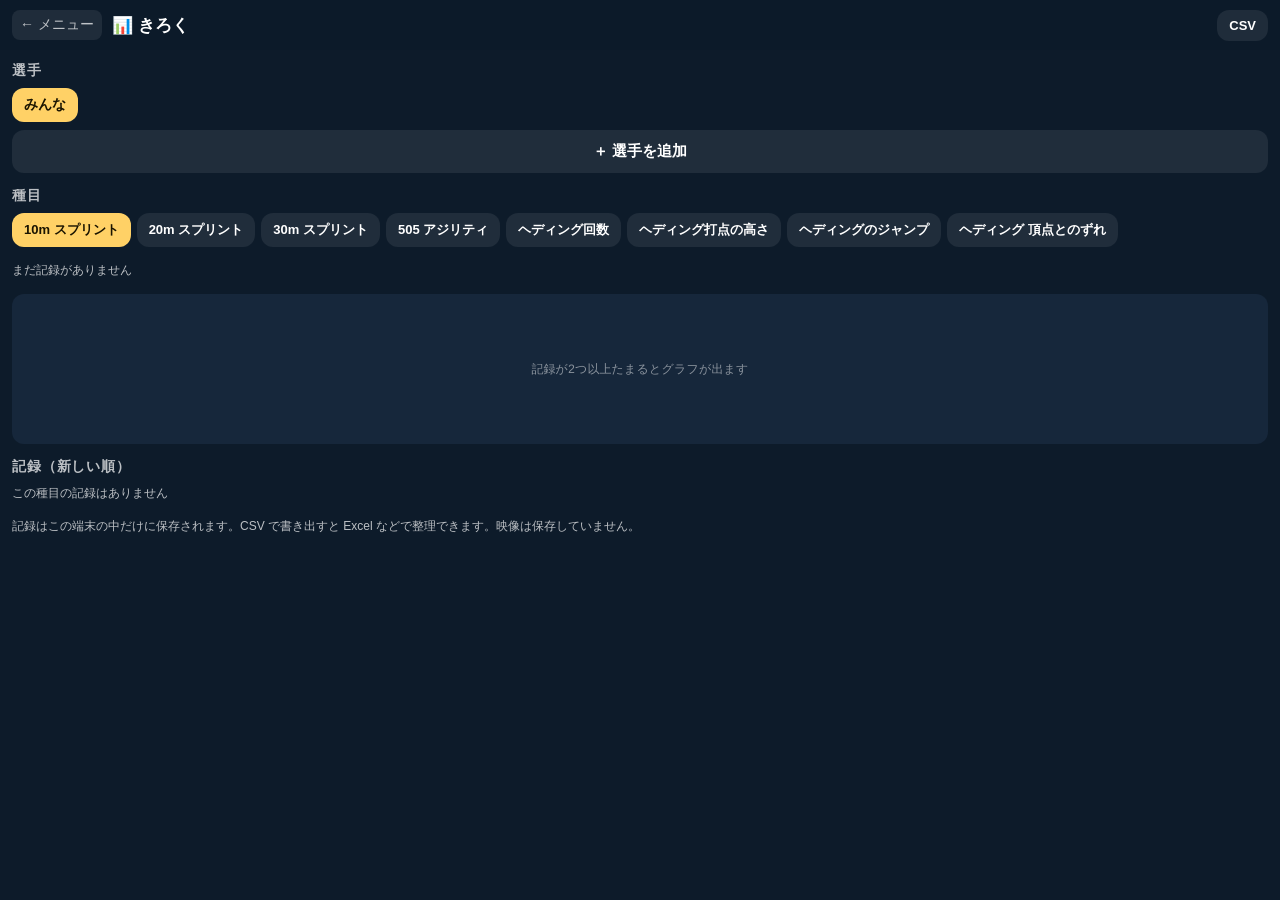
<file: records.html>
<!DOCTYPE html>
<html lang="ja">
<head>
<meta charset="UTF-8">
<meta name="viewport" content="width=device-width, initial-scale=1, maximum-scale=1, user-scalable=no, viewport-fit=cover">
<meta name="theme-color" content="#0d1b2a">
<link rel="manifest" href="manifest.webmanifest">
<link rel="apple-touch-icon" href="img/icon-192.png">
<title>📊 きろく</title>
<link rel="stylesheet" href="css/app.css">
<style>
  body{overflow:auto}
  main{flex:1;overflow-y:auto;padding:12px 12px calc(20px + env(safe-area-inset-bottom));display:flex;flex-direction:column;gap:14px}
  section h2{font-size:14px;color:var(--dim);margin-bottom:8px;letter-spacing:.06em}
  .players{display:flex;flex-wrap:wrap;gap:6px}
  .players button{padding:8px 12px;font-size:14px}
  .tabs{display:flex;gap:6px;flex-wrap:wrap}
  .tabs button{padding:8px 12px;font-size:13px;background:rgba(255,255,255,.08)}
  .tabs button.on{background:var(--gold);color:#1a1400}
  .best{display:flex;gap:10px;flex-wrap:wrap}
  .best .card{background:var(--panel);border-radius:12px;padding:10px 14px;min-width:120px}
  .best .card small{display:block;color:var(--dim);font-size:11px}
  .best .card b{font-size:22px;color:var(--gold)}
  .chart{width:100%;height:150px;background:var(--panel);border-radius:12px;display:block}
  .cap{display:flex;align-items:center;gap:8px;font-size:13px;color:var(--dim)}
  .cap input{width:70px;text-align:center}
</style>
</head>
<body>
<header>
  <a href="index.html">← メニュー</a>
  <h1>📊 きろく</h1>
  <button class="ghost" id="csvBtn" style="padding:8px 12px;font-size:13px">CSV</button>
</header>
<main>
  <section>
    <h2>選手</h2>
    <div class="players" id="players"></div>
    <div class="row" style="margin-top:8px"><button class="ghost" id="addBtn">＋ 選手を追加</button><button class="ghost" id="editBtn" hidden>✎ 名前・番号</button><button class="danger" id="delBtn" hidden>削除</button></div>
  </section>
  <section id="capSec" hidden>
    <div class="cap">1週間のヘディング上限（ボールあり） <input type="number" id="capIn" min="0" max="100" inputmode="numeric"> 回（JFA ガイドラインの目安: U-13〜15 は週 10 回。チームの方針に合わせて）</div>
  </section>
  <section>
    <h2>種目</h2>
    <div class="tabs" id="tabs"></div>
  </section>
  <section>
    <div class="best" id="best"></div>
  </section>
  <section>
    <canvas class="chart" id="chart" width="600" height="150"></canvas>
  </section>
  <section>
    <h2>記録（新しい順）</h2>
    <div class="list" id="list"></div>
  </section>
  <p class="hint">記録はこの端末の中だけに保存されます。CSV で書き出すと Excel などで整理できます。映像は保存していません。</p>
</main>
<script src="js/records.js"></script>
<script src="js/heading-core.js"></script>
<script src="js/heading-form.js"></script>
<script src="js/heading-log.js"></script>
<script src="js/common.js"></script>
<script>
(function () {
  'use strict';
  var R = window.TrainingRecords, $ = function (id) { return document.getElementById(id); };
  var pid = localStorage.getItem('trainingsystem.lastPlayer') || '';
  var kind = localStorage.getItem('ts.records.kind') || 'sprint10';
  function render() {
    var st = TS.store;
    if (pid && !R.playerById(st, pid)) pid = '';
    $('players').innerHTML = TS.players().map(function (p) {
      return '<button class="' + (p.id === pid ? 'on' : '') + '" data-id="' + p.id + '">' + (p.num ? '#' + p.num + ' ' : '') + TS.esc(p.name) + '</button>';
    }).join('') + '<button class="' + (pid ? '' : 'on') + '" data-id="">みんな</button>';
    $('players').querySelectorAll('button').forEach(function (b) { b.addEventListener('click', function () { pid = b.dataset.id; localStorage.setItem('trainingsystem.lastPlayer', pid); render(); }); });
    $('editBtn').hidden = $('delBtn').hidden = !pid;
    $('capSec').hidden = !pid;
    if (pid) { var cp = R.playerById(st, pid).headingWeekCap; $('capIn').value = cp != null ? cp : 10; }
    $('tabs').innerHTML = Object.keys(R.KINDS).map(function (k) { return '<button class="' + (k === kind ? 'on' : '') + '" data-k="' + k + '">' + R.KINDS[k].label + '</button>'; }).join('');
    $('tabs').querySelectorAll('button').forEach(function (b) { b.addEventListener('click', function () { kind = b.dataset.k; localStorage.setItem('ts.records.kind', kind); render(); }); });
    var K = R.KINDS[kind], rows = R.recordsOf(st, pid || null, kind);
    var cards = [];
    var best = pid ? R.best(st, pid, kind) : null;
    if (best) cards.push('<div class="card"><small>ベスト</small><b>' + R.fmtValue(kind, best.value) + '</b> ' + K.unit + '</div>');
    if (rows.length) {
      var avg = rows.slice(0, 5).reduce(function (s, r) { return s + r.value; }, 0) / Math.min(5, rows.length);
      cards.push('<div class="card"><small>直近5回の平均</small><b>' + R.fmtValue(kind, avg) + '</b> ' + K.unit + '</div>');
      cards.push('<div class="card"><small>回数</small><b>' + rows.length + '</b> 本</div>');
    }
    if (kind === 'heading' && pid) cards.push('<div class="card"><small>今週の合計</small><b>' + (window.HeadingLog ? HeadingLog.weekHits(HeadingLog.load(localStorage), pid) : R.weekTotal(st, pid, 'heading')) + '</b> 回</div>');
    $('best').innerHTML = cards.join('') || '<div class="hint">まだ記録がありません</div>';
    drawChart(rows.slice().reverse(), K);
    $('list').innerHTML = rows.slice(0, 100).map(function (r) {
      var p = R.playerById(st, r.playerId), d = new Date(r.at);
      var when = (d.getMonth() + 1) + '/' + d.getDate() + ' ' + d.getHours() + ':' + ('0' + d.getMinutes()).slice(-2);
      return '<div class="item"><div class="n">' + (p ? TS.esc(p.name) : '選手なし') + '<small>' + when + '</small></div><div class="v">' + R.fmtValue(kind, r.value) + ' ' + K.unit + '</div><button class="x" data-id="' + r.id + '" aria-label="消す">×</button></div>';
    }).join('') || '<div class="hint">この種目の記録はありません</div>';
    $('list').querySelectorAll('.x').forEach(function (b) { b.addEventListener('click', function () { if (confirm('この記録を消しますか？')) { R.removeRecord(TS.store, b.dataset.id); TS.saveStore(); render(); } }); });
  }
  function drawChart(rows, K) {
    var c = $('chart'), g = c.getContext('2d');
    c.width = c.clientWidth * 2; c.height = 300;
    g.clearRect(0, 0, c.width, c.height);
    if (rows.length < 2) { g.fillStyle = 'rgba(255,255,255,.5)'; g.font = '24px sans-serif'; g.textAlign = 'center'; g.fillText('記録が2つ以上たまるとグラフが出ます', c.width / 2, c.height / 2 + 8); return; }
    var vals = rows.map(function (r) { return r.value; });
    var lo = Math.min.apply(null, vals), hi = Math.max.apply(null, vals);
    if (hi === lo) { hi += 1; lo -= 1; }
    var pad = 30, W = c.width - pad * 2, H = c.height - pad * 2;
    var X = function (i) { return pad + W * i / (rows.length - 1); }, Y = function (v) { return pad + H * (1 - (v - lo) / (hi - lo)); };
    g.strokeStyle = 'rgba(255,255,255,.15)'; g.lineWidth = 2;
    [lo, (lo + hi) / 2, hi].forEach(function (v) { g.beginPath(); g.moveTo(pad, Y(v)); g.lineTo(pad + W, Y(v)); g.stroke(); g.fillStyle = 'rgba(255,255,255,.6)'; g.font = '20px sans-serif'; g.textAlign = 'left'; g.fillText(R.fmtValue(kind, v), 4, Y(v) - 4); });
    g.strokeStyle = '#6EC6FF'; g.lineWidth = 4; g.beginPath();
    rows.forEach(function (r, i) { i ? g.lineTo(X(i), Y(r.value)) : g.moveTo(X(i), Y(r.value)); });
    g.stroke();
    var bestV = K.best === 'min' ? lo : K.best === 'max' ? hi : null;
    rows.forEach(function (r, i) { g.fillStyle = r.value === bestV ? '#FFD166' : '#fff'; g.beginPath(); g.arc(X(i), Y(r.value), 7, 0, Math.PI * 2); g.fill(); });
  }
  $('addBtn').addEventListener('click', function () {
    var name = prompt('選手の名前'); if (!name || !name.trim()) return;
    var num = prompt('背番号（なければ空でOK）') || '';
    var p = R.addPlayer(TS.store, name, num); if (!p) return;
    TS.saveStore(); pid = p.id; localStorage.setItem('trainingsystem.lastPlayer', pid); render();
  });
  $('editBtn').addEventListener('click', function () {
    var p = R.playerById(TS.store, pid); if (!p) return;
    var name = prompt('名前', p.name); if (name == null) return;
    var num = prompt('背番号', p.num); if (num == null) return;
    if (name.trim()) p.name = name.trim().slice(0, 20);
    p.num = String(num).replace(/[^0-9]/g, '').slice(0, 3);
    TS.saveStore(); render();
  });
  $('delBtn').addEventListener('click', function () {
    var p = R.playerById(TS.store, pid); if (!p) return;
    if (!confirm(p.name + ' を削除しますか？（記録もすべて消えます）')) return;
    R.removePlayer(TS.store, pid); TS.saveStore();
    if (window.HeadingLog) { var hl = HeadingLog.load(localStorage); HeadingLog.removePlayer(hl, pid); HeadingLog.save(localStorage, hl); }
    pid = ''; render();
  });
  $('capIn').addEventListener('change', function () {
    var p = R.playerById(TS.store, pid); if (!p) return;
    var v = parseInt($('capIn').value, 10);
    p.headingWeekCap = v >= 0 && v <= 100 ? v : 10; TS.saveStore(); render();
  });
  $('csvBtn').addEventListener('click', function () {
    var d = new Date(), name = 'training_' + d.getFullYear() + ('0' + (d.getMonth() + 1)).slice(-2) + ('0' + d.getDate()).slice(-2) + '.csv';
    TS.downloadText(name, R.toCSV(TS.store));
  });
  render();
  TS.registerSW();
})();
</script>
</body>
</html>
</file>
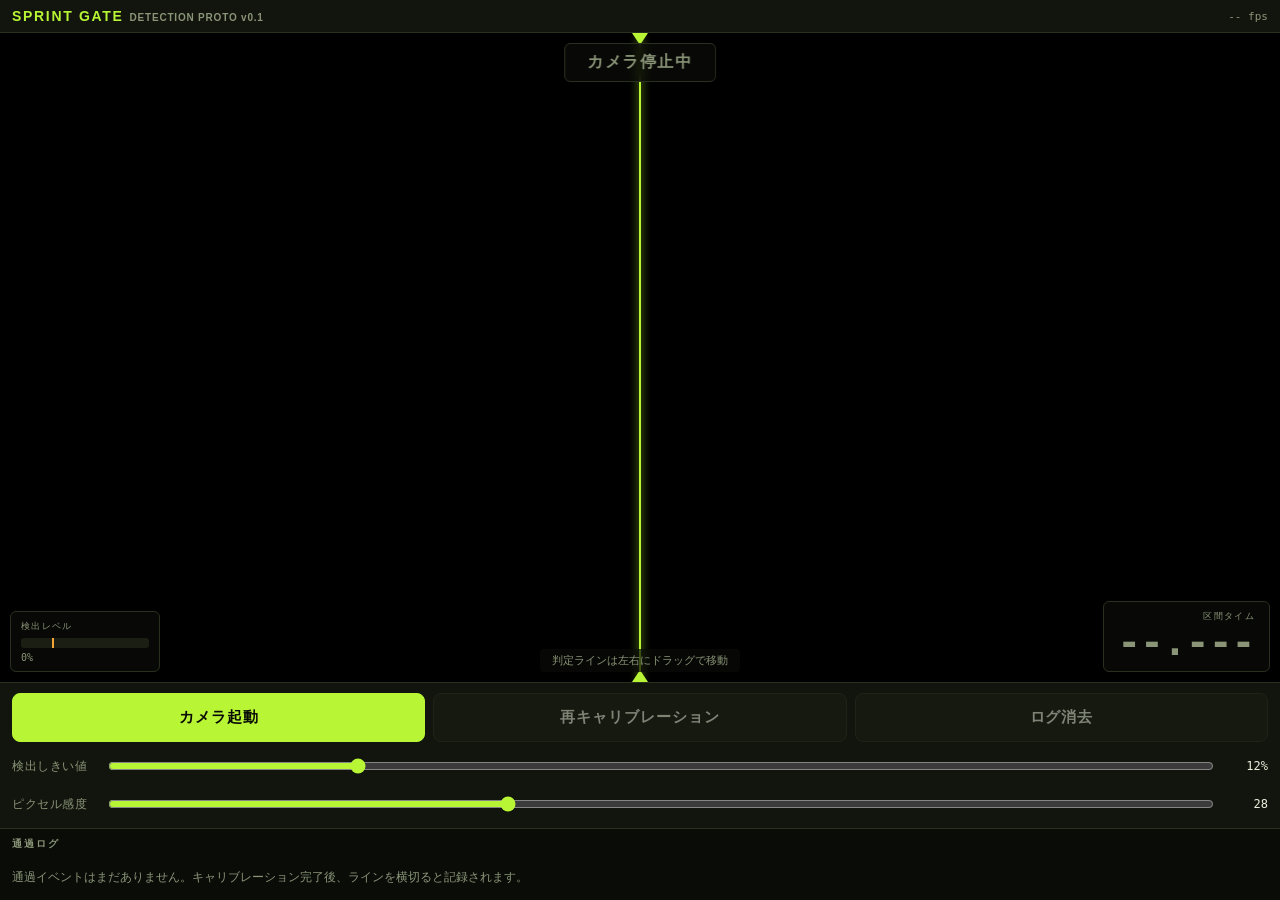
<file: sprint-gate-proto.html>
<!DOCTYPE html>
<html lang="ja">
<head>
<meta charset="UTF-8">
<meta name="viewport" content="width=device-width, initial-scale=1.0, maximum-scale=1.0, user-scalable=no">
<meta name="theme-color" content="#0a0c08">
<title>SPRINT GATE — 検出プロトタイプ</title>
<style>
:root{
  --bg:#0a0c08;
  --panel:#12150e;
  --panel2:#1a1e13;
  --line:#2a3020;
  --accent:#b8f534;
  --accent-dim:#7da324;
  --warn:#f5a534;
  --danger:#f54f4f;
  --text:#e8f0dc;
  --text-dim:#8a9578;
}
*{margin:0;padding:0;box-sizing:border-box;-webkit-tap-highlight-color:transparent}
html,body{height:100%;overflow:hidden;background:var(--bg);color:var(--text);
  font-family:-apple-system,BlinkMacSystemFont,"Hiragino Sans","Noto Sans JP",sans-serif;
  user-select:none;-webkit-user-select:none}
.num{font-family:ui-monospace,"SF Mono",Menlo,monospace;font-variant-numeric:tabular-nums}

#app{display:flex;flex-direction:column;height:100%;height:100dvh}

/* ===== header ===== */
header{display:flex;align-items:center;gap:10px;padding:8px 12px;
  background:var(--panel);border-bottom:1px solid var(--line);flex:none}
.logo{font-weight:800;letter-spacing:.12em;font-size:14px;color:var(--accent)}
.logo small{color:var(--text-dim);font-weight:600;letter-spacing:.08em;margin-left:6px;font-size:10px}
#fps{margin-left:auto;font-size:11px;color:var(--text-dim)}
#fps b{color:var(--text)}

/* ===== camera stage ===== */
#stage{position:relative;flex:1;min-height:0;background:#000;overflow:hidden}
#video{position:absolute;inset:0;width:100%;height:100%;object-fit:cover}
#overlay{position:absolute;inset:0;width:100%;height:100%;touch-action:none}

/* status banner */
#status{position:absolute;top:10px;left:50%;transform:translateX(-50%);
  padding:8px 22px;border-radius:6px;font-weight:800;font-size:16px;letter-spacing:.1em;
  background:rgba(10,12,8,.82);border:1px solid var(--line);color:var(--text-dim);
  backdrop-filter:blur(4px);white-space:nowrap;transition:background .15s,color .15s,border-color .15s}
#status.armed{color:var(--accent);border-color:var(--accent-dim)}
#status.calib{color:var(--warn);border-color:var(--warn)}
#status.hit{background:var(--accent);color:#0a0c08;border-color:var(--accent)}

/* detection flash */
#flash{position:absolute;inset:0;background:var(--accent);opacity:0;pointer-events:none}
#flash.on{animation:flashAnim .35s ease-out}
@keyframes flashAnim{0%{opacity:.55}100%{opacity:0}}

/* activation meter */
#meterWrap{position:absolute;left:10px;bottom:10px;width:150px;
  background:rgba(10,12,8,.82);border:1px solid var(--line);border-radius:6px;padding:8px 10px;backdrop-filter:blur(4px)}
#meterWrap .lbl{font-size:9px;letter-spacing:.15em;color:var(--text-dim);margin-bottom:5px}
#meterBar{position:relative;height:10px;background:var(--panel2);border-radius:3px;overflow:hidden}
#meterFill{position:absolute;left:0;top:0;bottom:0;width:0%;background:var(--accent-dim);transition:none}
#meterFill.over{background:var(--accent)}
#meterThr{position:absolute;top:-2px;bottom:-2px;width:2px;background:var(--warn)}
#meterVal{font-size:10px;color:var(--text-dim);margin-top:4px}

/* big time readout */
#readout{position:absolute;right:10px;bottom:10px;text-align:right;
  background:rgba(10,12,8,.82);border:1px solid var(--line);border-radius:6px;
  padding:8px 14px;backdrop-filter:blur(4px)}
#readout .lbl{font-size:9px;letter-spacing:.15em;color:var(--text-dim)}
#bigTime{font-size:38px;font-weight:800;line-height:1.05;color:var(--accent)}
#bigTime.idle{color:var(--text-dim)}

/* hint */
#hint{position:absolute;bottom:10px;left:50%;transform:translateX(-50%);
  font-size:11px;color:var(--text-dim);background:rgba(10,12,8,.7);padding:4px 12px;border-radius:4px;
  pointer-events:none;white-space:nowrap}

/* ===== controls ===== */
#controls{flex:none;background:var(--panel);border-top:1px solid var(--line);padding:10px 12px;
  display:flex;flex-direction:column;gap:10px}
.row{display:flex;gap:8px;align-items:center}
button{flex:1;padding:14px 8px;font-size:15px;font-weight:800;letter-spacing:.06em;
  border:1px solid var(--line);border-radius:8px;background:var(--panel2);color:var(--text);
  font-family:inherit;cursor:pointer}
button:active{transform:scale(.97)}
button.primary{background:var(--accent);color:#0a0c08;border-color:var(--accent)}
button.primary:disabled{background:var(--panel2);color:var(--text-dim);border-color:var(--line)}
button:disabled{opacity:.5}
.slider-row{display:flex;align-items:center;gap:10px;font-size:12px;color:var(--text-dim)}
.slider-row label{flex:none;width:86px;letter-spacing:.05em}
.slider-row input[type=range]{flex:1;accent-color:var(--accent);height:28px}
.slider-row .val{flex:none;width:44px;text-align:right;color:var(--text)}

/* ===== log ===== */
#logWrap{flex:none;max-height:26vh;overflow-y:auto;background:var(--bg);
  border-top:1px solid var(--line);-webkit-overflow-scrolling:touch}
#logWrap h3{font-size:10px;letter-spacing:.2em;color:var(--text-dim);
  padding:8px 12px 4px;position:sticky;top:0;background:var(--bg)}
table{width:100%;border-collapse:collapse;font-size:13px}
th{font-size:9px;letter-spacing:.15em;color:var(--text-dim);text-align:left;
  padding:4px 12px;border-bottom:1px solid var(--line);font-weight:600}
td{padding:7px 12px;border-bottom:1px solid var(--line)}
td.split{color:var(--accent);font-weight:800;font-size:16px}
tr.newest td{background:var(--panel2)}
#empty{padding:14px 12px;font-size:12px;color:var(--text-dim)}
</style>
</head>
<body>
<div id="app">

  <header>
    <div class="logo">SPRINT GATE<small>DETECTION PROTO v0.1</small></div>
    <div id="fps" class="num">-- fps</div>
  </header>

  <div id="stage">
    <video id="video" playsinline muted></video>
    <canvas id="overlay"></canvas>
    <div id="flash"></div>
    <div id="status">カメラ停止中</div>

    <div id="meterWrap">
      <div class="lbl">検出レベル</div>
      <div id="meterBar">
        <div id="meterFill"></div>
        <div id="meterThr"></div>
      </div>
      <div id="meterVal" class="num">0%</div>
    </div>

    <div id="readout">
      <div class="lbl">区間タイム</div>
      <div id="bigTime" class="num idle">--.---</div>
    </div>

    <div id="hint">判定ラインは左右にドラッグで移動</div>
  </div>

  <div id="controls">
    <div class="row">
      <button id="btnStart" class="primary">カメラ起動</button>
      <button id="btnCalib" disabled>再キャリブレーション</button>
      <button id="btnReset" disabled>ログ消去</button>
    </div>
    <div class="slider-row">
      <label>検出しきい値</label>
      <input type="range" id="thrSlider" min="4" max="40" value="12">
      <span class="val num" id="thrVal">12%</span>
    </div>
    <div class="slider-row">
      <label>ピクセル感度</label>
      <input type="range" id="senSlider" min="10" max="60" value="28">
      <span class="val num" id="senVal">28</span>
    </div>
  </div>

  <div id="logWrap">
    <h3>通過ログ</h3>
    <div id="empty">通過イベントはまだありません。キャリブレーション完了後、ラインを横切ると記録されます。</div>
    <table id="logTable" style="display:none">
      <thead><tr><th>#</th><th>検出時刻</th><th>前回からの区間</th><th>fps</th></tr></thead>
      <tbody id="logBody"></tbody>
    </table>
  </div>

</div>

<script>
"use strict";

/* ================= 設定 ================= */
const CFG = {
  stripW: 4,          // 判定ライン幅(処理解像度px)
  sampleH: 120,       // 縦方向サンプル数
  pixelThresh: 28,    // ピクセル単位の輝度差しきい値(感度)
  actThresh: 0.12,    // 発火しきい値(反応ピクセル割合)
  consecFrames: 2,    // 連続フレーム条件
  cooldownMs: 2500,   // 検出後の不感時間
  calibMs: 2000,      // 背景学習時間
  bgAlpha: 0.015,     // 背景モデル更新率(待機中)
};

/* ================= 状態 ================= */
const S = {
  running: false,
  mode: "idle",            // idle | calib | armed | cooldown
  lineRatio: 0.5,          // 判定ライン位置(0-1)
  bg: null,                // 背景輝度モデル Float32Array
  calibStart: 0,
  calibCount: 0,
  cooldownUntil: 0,
  prevAct: 0,
  prevT: 0,
  consec: 0,
  lastHitT: null,          // 前回検出時刻(補間後)
  events: [],
  fpsTimes: [],
  dragging: false,
};

/* ================= DOM ================= */
const $ = id => document.getElementById(id);
const video = $("video"), overlay = $("overlay"), octx = overlay.getContext("2d");
const proc = document.createElement("canvas");
proc.width = CFG.stripW; proc.height = CFG.sampleH;
const pctx = proc.getContext("2d", { willReadFrequently: true });

const elStatus=$("status"), elFlash=$("flash"), elFps=$("fps"),
      elFill=$("meterFill"), elThr=$("meterThr"), elMeterVal=$("meterVal"),
      elBig=$("bigTime"), elBody=$("logBody"), elTable=$("logTable"), elEmpty=$("empty");

/* ================= カメラ起動 ================= */
$("btnStart").addEventListener("click", async () => {
  if (S.running) return;
  try {
    const stream = await navigator.mediaDevices.getUserMedia({
      video: {
        facingMode: "environment",
        width: { ideal: 1280 }, height: { ideal: 720 },
        frameRate: { ideal: 60 }
      }, audio: false
    });
    video.srcObject = stream;
    await video.play();
    S.running = true;
    $("btnStart").disabled = true;
    $("btnCalib").disabled = false;
    $("btnReset").disabled = false;
    requestWakeLock();
    startCalibration();
    if ("requestVideoFrameCallback" in HTMLVideoElement.prototype) {
      video.requestVideoFrameCallback(onFrameRVFC);
    } else {
      requestAnimationFrame(onFrameRAF);
    }
  } catch (e) {
    setStatus("カメラを起動できません", "");
    alert("カメラの起動に失敗しました。ブラウザのカメラ許可を確認してください。\n" + e.message);
  }
});

$("btnCalib").addEventListener("click", startCalibration);
$("btnReset").addEventListener("click", () => {
  S.events = []; S.lastHitT = null;
  elBody.innerHTML = ""; elTable.style.display = "none"; elEmpty.style.display = "";
  elBig.textContent = "--.---"; elBig.classList.add("idle");
});

$("thrSlider").addEventListener("input", e => {
  CFG.actThresh = e.target.value / 100;
  $("thrVal").textContent = e.target.value + "%";
  elThr.style.left = Math.min(100, e.target.value * 2) + "%";
});
$("senSlider").addEventListener("input", e => {
  CFG.pixelThresh = +e.target.value;
  $("senVal").textContent = e.target.value;
});
elThr.style.left = "24%"; // 12% * 2倍スケール表示

/* ================= キャリブレーション ================= */
function startCalibration() {
  S.bg = null; S.calibCount = 0;
  S.calibStart = performance.now();
  S.mode = "calib"; S.consec = 0;
  setStatus("キャリブレーション中…", "calib");
}

/* ================= フレーム処理 ================= */
function onFrameRVFC(now, meta) {
  processFrame(now);
  if (S.running) video.requestVideoFrameCallback(onFrameRVFC);
}
function onFrameRAF(now) {
  processFrame(now);
  if (S.running) requestAnimationFrame(onFrameRAF);
}

function processFrame(now) {
  const vw = video.videoWidth, vh = video.videoHeight;
  if (!vw) return;

  // fps計測
  S.fpsTimes.push(now);
  while (S.fpsTimes.length > 30) S.fpsTimes.shift();
  if (S.fpsTimes.length > 5) {
    const fps = 1000 * (S.fpsTimes.length - 1) / (now - S.fpsTimes[0]);
    elFps.innerHTML = "<b>" + fps.toFixed(0) + "</b> fps";
  }

  // 判定ライン位置(映像はobject-fit:coverのため表示比率とラインratioを映像座標へ変換)
  const sx = lineVideoX(vw, vh);
  pctx.drawImage(video, sx - CFG.stripW / 2, 0, CFG.stripW, vh, 0, 0, CFG.stripW, CFG.sampleH);
  const img = pctx.getImageData(0, 0, CFG.stripW, CFG.sampleH).data;

  // 輝度配列
  const n = CFG.stripW * CFG.sampleH;
  const cur = new Float32Array(n);
  for (let i = 0; i < n; i++) {
    const j = i * 4;
    cur[i] = 0.299 * img[j] + 0.587 * img[j+1] + 0.114 * img[j+2];
  }

  if (S.mode === "calib") {
    if (!S.bg) { S.bg = cur.slice(); S.calibCount = 1; }
    else {
      for (let i = 0; i < n; i++) S.bg[i] += (cur[i] - S.bg[i]) / (S.calibCount + 1);
      S.calibCount++;
    }
    if (now - S.calibStart >= CFG.calibMs) {
      S.mode = "armed";
      setStatus("計測待機 — 通過を検出します", "armed");
    }
    drawOverlay(0);
    return;
  }
  if (!S.bg) return;

  // 差分 → 反応ピクセル割合
  let over = 0;
  for (let i = 0; i < n; i++) {
    if (Math.abs(cur[i] - S.bg[i]) > CFG.pixelThresh) over++;
  }
  const act = over / n;

  // クールダウン
  if (S.mode === "cooldown") {
    if (now >= S.cooldownUntil && act < CFG.actThresh) {
      S.mode = "armed";
      setStatus("計測待機 — 通過を検出します", "armed");
    }
  } else if (S.mode === "armed") {
    if (act >= CFG.actThresh) {
      S.consec++;
      if (S.consec >= CFG.consecFrames) {
        // サブフレーム補間:しきい値をまたいだ時刻を線形補間
        let tCross = now;
        const span = act - S.prevAct;
        if (S.prevT && span > 0 && S.prevAct < CFG.actThresh) {
          const r = (CFG.actThresh - S.prevAct) / span;
          tCross = S.prevT + r * (now - S.prevT);
        }
        onHit(tCross);
      }
    } else {
      S.consec = 0;
      // 待機中のみ背景をゆっくり更新(照明変化への追従)
      for (let i = 0; i < n; i++) S.bg[i] += (cur[i] - S.bg[i]) * CFG.bgAlpha;
    }
  }

  S.prevAct = act; S.prevT = now;

  // メーター更新
  const pct = Math.min(100, act * 200); // 50%発火=フルスケール表示
  elFill.style.width = pct + "%";
  elFill.classList.toggle("over", act >= CFG.actThresh);
  elMeterVal.textContent = (act * 100).toFixed(1) + "%";

  drawOverlay(act);
}

/* ================= 検出イベント ================= */
function onHit(tCross) {
  S.mode = "cooldown";
  S.cooldownUntil = performance.now() + CFG.cooldownMs;
  S.consec = 0;

  elFlash.classList.remove("on"); void elFlash.offsetWidth; elFlash.classList.add("on");
  setStatus("通過検出", "hit");
  setTimeout(() => { if (S.mode === "cooldown") setStatus("クールダウン中…", ""); }, 600);

  const split = S.lastHitT !== null ? (tCross - S.lastHitT) / 1000 : null;
  S.lastHitT = tCross;

  if (split !== null) {
    elBig.textContent = split.toFixed(3);
    elBig.classList.remove("idle");
  }

  // ログ追加
  const idx = S.events.length + 1;
  const d = new Date();
  const clock = d.toTimeString().slice(0, 8) + "." + String(d.getMilliseconds()).padStart(3, "0");
  const fps = S.fpsTimes.length > 5
    ? (1000 * (S.fpsTimes.length - 1) / (S.fpsTimes[S.fpsTimes.length-1] - S.fpsTimes[0])).toFixed(0)
    : "--";
  S.events.push({ idx, tCross, clock, split });

  elEmpty.style.display = "none"; elTable.style.display = "";
  document.querySelectorAll("#logBody tr").forEach(r => r.classList.remove("newest"));
  const tr = document.createElement("tr");
  tr.className = "newest";
  tr.innerHTML = `<td class="num">${idx}</td><td class="num">${clock}</td>` +
    `<td class="num split">${split !== null ? split.toFixed(3) + " 秒" : "—(基準)"}</td>` +
    `<td class="num">${fps}</td>`;
  elBody.prepend(tr);

  if (navigator.vibrate) navigator.vibrate(80);
}

/* ================= 判定ライン描画・ドラッグ ================= */
function lineVideoX(vw, vh) {
  // object-fit:cover の切り抜きを考慮して表示ratio→映像x座標へ変換
  const dw = overlay.clientWidth, dh = overlay.clientHeight;
  const scale = Math.max(dw / vw, dh / vh);
  const cropW = dw / scale;                 // 表示されている映像幅
  const offX = (vw - cropW) / 2;
  return Math.max(2, Math.min(vw - 2, offX + S.lineRatio * cropW));
}

function drawOverlay(act) {
  const w = overlay.clientWidth, h = overlay.clientHeight;
  if (overlay.width !== w * devicePixelRatio) {
    overlay.width = w * devicePixelRatio; overlay.height = h * devicePixelRatio;
  }
  octx.setTransform(devicePixelRatio, 0, 0, devicePixelRatio, 0, 0);
  octx.clearRect(0, 0, w, h);

  const x = S.lineRatio * w;
  const hot = act >= CFG.actThresh;
  const col = S.mode === "calib" ? "#f5a534" : (hot ? "#ffffff" : "#b8f534");

  octx.strokeStyle = col;
  octx.lineWidth = hot ? 4 : 2;
  octx.shadowColor = col; octx.shadowBlur = hot ? 16 : 8;
  octx.beginPath(); octx.moveTo(x, 0); octx.lineTo(x, h); octx.stroke();
  octx.shadowBlur = 0;

  // 上下マーカー
  octx.fillStyle = col;
  octx.beginPath(); octx.moveTo(x-8, 0); octx.lineTo(x+8, 0); octx.lineTo(x, 12); octx.fill();
  octx.beginPath(); octx.moveTo(x-8, h); octx.lineTo(x+8, h); octx.lineTo(x, h-12); octx.fill();
}

overlay.addEventListener("pointerdown", e => {
  const x = e.offsetX, lineX = S.lineRatio * overlay.clientWidth;
  if (Math.abs(x - lineX) < 40) { S.dragging = true; overlay.setPointerCapture(e.pointerId); }
});
overlay.addEventListener("pointermove", e => {
  if (!S.dragging) return;
  S.lineRatio = Math.min(.95, Math.max(.05, e.offsetX / overlay.clientWidth));
  if (!S.running) drawOverlay(0);
});
overlay.addEventListener("pointerup", e => {
  if (S.dragging) {
    S.dragging = false;
    if (S.running) startCalibration(); // ライン移動後は背景を学習し直す
  }
});

/* ================= ユーティリティ ================= */
function setStatus(text, cls) {
  elStatus.textContent = text;
  elStatus.className = cls;
}

let wakeLock = null;
async function requestWakeLock() {
  try {
    if ("wakeLock" in navigator) {
      wakeLock = await navigator.wakeLock.request("screen");
      document.addEventListener("visibilitychange", () => {
        if (document.visibilityState === "visible" && S.running) requestWakeLock();
      });
    }
  } catch (e) { /* 非対応でも動作継続 */ }
}

/* 初期描画 */
drawOverlay(0);
new ResizeObserver(() => drawOverlay(0)).observe(overlay);
</script>
</body>
</html>
</file>
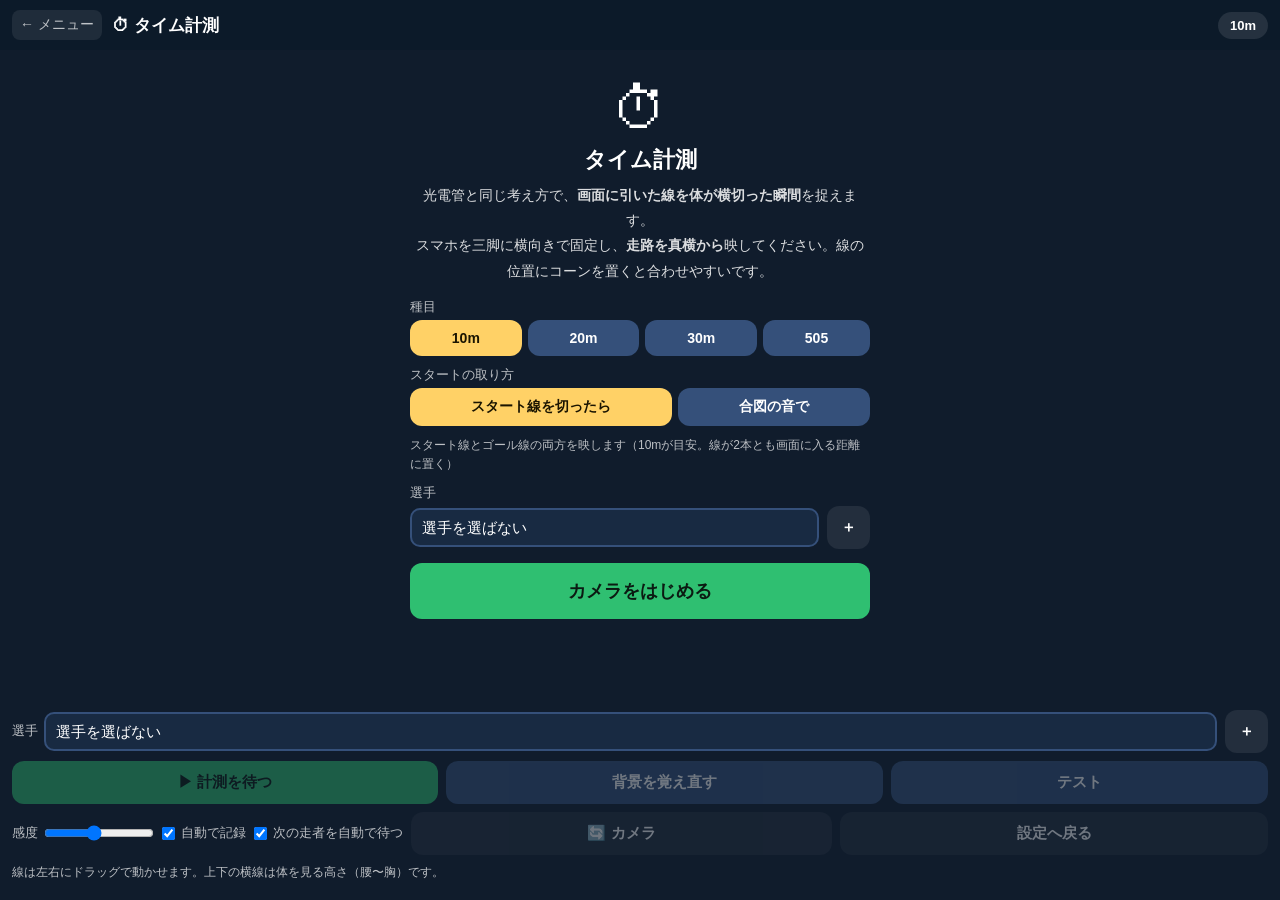
<file: timing.html>
<!DOCTYPE html>
<html lang="ja">
<head>
<meta charset="UTF-8">
<meta name="viewport" content="width=device-width, initial-scale=1, maximum-scale=1, user-scalable=no, viewport-fit=cover">
<meta name="theme-color" content="#0d1b2a">
<link rel="manifest" href="manifest.webmanifest">
<link rel="apple-touch-icon" href="img/icon-192.png">
<title>⏱ タイム計測</title>
<link rel="stylesheet" href="css/app.css">
<style>
  #canvas{cursor:grab}
  .meters{position:absolute;left:10px;top:10px;display:flex;flex-direction:column;gap:6px;pointer-events:none}
  .meter{background:rgba(0,0,0,.55);border-radius:10px;padding:6px 10px;font-size:12px;min-width:150px}
  .meter .bar{height:6px;border-radius:3px;background:rgba(255,255,255,.15);margin-top:4px;overflow:hidden}
  .meter .bar i{display:block;height:100%;background:var(--blue);width:0}
  .meter.hit{outline:2px solid #7CFC8A}
  .fps{position:absolute;right:10px;top:10px;font-size:11px;color:var(--dim);background:rgba(0,0,0,.45);border-radius:8px;padding:4px 8px;pointer-events:none}
  .ready{position:absolute;top:10px;left:50%;transform:translateX(-50%);font-size:20px;font-weight:800;padding:8px 18px;border-radius:999px;background:rgba(0,0,0,.6);pointer-events:none}
  .ready.run{background:rgba(230,57,70,.85)}
  .ready.ok{background:rgba(47,191,113,.85);color:#06200f}
  .ready.arm{background:rgba(255,209,102,.9);color:#1a1400}
  .runs{max-height:120px;overflow-y:auto}
</style>
</head>
<body>
<header>
  <a href="index.html">← メニュー</a>
  <h1>⏱ タイム計測</h1>
  <span class="chip" id="evChip">10m</span>
</header>

<div id="stage">
  <video id="video" playsinline muted></video>
  <canvas id="canvas"></canvas>
  <div class="meters" id="meters" hidden></div>
  <div class="fps" id="fps"></div>
  <div class="ready" id="ready">準備中…</div>
  <div class="status" id="status">線を地面の目印に合わせてください</div>

  <div class="result" id="result" hidden>
    <div class="t" id="resT">0.00<span class="u"> 秒</span></div>
    <div class="sub" id="resSub"></div>
    <div class="row"><button class="primary" id="resSave">💾 記録する</button><button class="ghost" id="resDrop">やり直し（記録しない）</button></div>
  </div>

  <div class="intro" id="intro">
    <div class="icon">⏱</div>
    <h2>タイム計測</h2>
    <p>光電管と同じ考え方で、<b>画面に引いた線を体が横切った瞬間</b>を捉えます。<br>
       スマホを三脚に横向きで固定し、<b>走路を真横から</b>映してください。線の位置にコーンを置くと合わせやすいです。</p>
    <div class="form">
      <label>種目
        <div class="seg" id="evSeg">
          <button data-ev="sprint10" class="on">10m</button><button data-ev="sprint20">20m</button><button data-ev="sprint30">30m</button><button data-ev="agility505">505</button>
        </div></label>
      <label id="modeLab">スタートの取り方
        <div class="seg" id="modeSeg">
          <button data-mode="lines" class="on">スタート線を切ったら</button><button data-mode="signal">合図の音で</button>
        </div></label>
      <div class="hint" id="modeHint"></div>
      <label>選手<div id="picker"></div></label>
    </div>
    <button class="go" id="setupBtn">カメラをはじめる</button>
    <div class="st" id="introStatus"></div>
  </div>
</div>

<div id="controls">
  <div class="row"><label style="flex:1">選手 <div id="picker2" style="flex:1"></div></label></div>
  <div class="row">
    <button class="primary" id="armBtn" disabled>▶ 計測を待つ</button>
    <button id="signalBtn" disabled hidden>📣 合図</button>
    <button id="bgBtn" disabled>背景を覚え直す</button>
    <button id="testBtn" disabled>テスト</button>
  </div>
  <div class="row">
    <label>感度 <input type="range" id="sens" min="12" max="45" value="26" style="width:110px"></label>
    <label><input type="checkbox" id="autoSave" checked> 自動で記録</label>
    <label><input type="checkbox" id="autoArm" checked> 次の走者を自動で待つ</label>
    <button class="ghost" id="flipBtn" disabled>🔄 カメラ</button>
    <button class="ghost" id="settingsBtn" disabled>設定へ戻る</button>
  </div>
  <div class="hint" id="hint">線は左右にドラッグで動かせます。上下の横線は体を見る高さ（腰〜胸）です。</div>
  <div class="list runs" id="runs"></div>
</div>

<script src="js/records.js"></script>
<script src="js/timing-core.js"></script>
<script src="js/common.js"></script>
<script>
(function () {
  'use strict';
  var TC = window.TimingCore, R = window.TrainingRecords;
  var $ = function (id) { return document.getElementById(id); };
  var video = $('video'), canvas = $('canvas'), ctx = canvas.getContext('2d');
  var EVENTS = { sprint10: { label: '10m', dist: 10 }, sprint20: { label: '20m', dist: 20 }, sprint30: { label: '30m', dist: 30 }, agility505: { label: '505', dist: 5 } };

  // ---------- 設定 ----------
  var ev = localStorage.getItem('ts.timing.ev') || 'sprint10';
  var mode = localStorage.getItem('ts.timing.mode') || 'lines';
  var facing = 'environment';
  var picker = TS.playerPicker($('picker'), function () { picker2.refresh(); renderRuns(); });
  var picker2 = TS.playerPicker($('picker2'), function () { picker.refresh(); renderRuns(); });
  function renderIntro() {
    document.querySelectorAll('#evSeg button').forEach(function (b) { b.classList.toggle('on', b.dataset.ev === ev); });
    document.querySelectorAll('#modeSeg button').forEach(function (b) { b.classList.toggle('on', b.dataset.mode === mode); });
    $('modeLab').style.display = ev === 'agility505' ? 'none' : '';
    $('modeHint').textContent = ev === 'agility505'
      ? '505: 助走して計測線を切ったらスタート → 5m先の折り返し線で切り返し → 計測線に戻ったらゴール。2本の線を5m離して映します'
      : mode === 'lines'
        ? 'スタート線とゴール線の両方を映します（10mが目安。線が2本とも画面に入る距離に置く）'
        : '「📣 合図」の音でスタート。ゴール線だけ映せばよいので 20m・30m 向き。反応時間を含んだタイムになります';
    $('evChip').textContent = EVENTS[ev].label;
  }
  document.querySelectorAll('#evSeg button').forEach(function (b) { b.addEventListener('click', function () { ev = b.dataset.ev; localStorage.setItem('ts.timing.ev', ev); renderIntro(); }); });
  document.querySelectorAll('#modeSeg button').forEach(function (b) { b.addEventListener('click', function () { mode = b.dataset.mode; localStorage.setItem('ts.timing.mode', mode); renderIntro(); }); });
  renderIntro();

  // ---------- 線の位置（映像の幅・高さに対する 0〜1。種目ごとに覚える） ----------
  var lines = null;   // {a: 線1 x, b: 線2 x, top, bottom}
  function lineKey() { return 'ts.timing.lines.' + ev + '.' + (mode === 'signal' && ev !== 'agility505' ? 'signal' : 'lines'); }
  function loadLines() {
    try { lines = JSON.parse(localStorage.getItem(lineKey())); } catch (e) { lines = null; }
    if (!lines || typeof lines.a !== 'number') lines = { a: 0.25, b: 0.75, top: 0.35, bottom: 0.62 };
    if (useOneLine()) lines.a = lines.b;
  }
  function saveLines() { localStorage.setItem(lineKey(), JSON.stringify(lines)); }
  function useOneLine() { return ev !== 'agility505' && mode === 'signal'; }
  function lineNames() {
    if (ev === 'agility505') return ['計測線', '折り返し'];
    return useOneLine() ? ['', 'ゴール'] : ['スタート', 'ゴール'];
  }

  // ---------- 検出 ----------
  var ROWS = 48, COLS = 3, GAP = 0.02;   // 帯の行数・列数、左右の帯の間隔（幅に対して）
  var work = document.createElement('canvas'); work.width = COLS * 6; work.height = ROWS;
  var wctx = work.getContext('2d', { willReadFrequently: true });
  var diffs = [];   // 線ごとに [a, c, b] の StripDiff
  var gates = [];
  var occ = [[0, 0, 0], [0, 0, 0]];
  var timer = null, testMode = false, armed = false, running = false;
  var vw = 0, vh = 0, frames = 0, fpsAt = 0, fpsVal = 0, mediaOffset = 0, lastT = 0;
  var hitFlash = [0, 0];

  function sens() { return +$('sens').value; }
  function makeDetectors() {
    diffs = [0, 1].map(function () { return [0, 1, 2].map(function () { return new TC.StripDiff({ thr: sens() }); }); });
    gates = [new TC.Gate(), new TC.Gate()];
  }
  $('sens').addEventListener('input', function () { diffs.forEach(function (d) { d.forEach(function (s) { s.thr = sens(); }); }); });
  function makeTimer() {
    var dir = lines.b >= lines.a ? 1 : -1;
    if (ev === 'agility505') timer = new TC.Agility505({ dir: dir });
    else timer = new TC.SprintTimer({ mode: useOneLine() ? 'signal' : 'lines', dir: dir, minSec: 0.6 });
    armed = false; running = false;
    showReady();
  }
  function resetBackground() { diffs.forEach(function (d) { d.forEach(function (s) { s.reset(); }); }); gates.forEach(function (g) { g.reset(); }); }

  // 1 コマ: 線ごとに 3 本の帯を小さく描き写して、背景との違いを見る
  function sample(t) {
    var bandY = lines.top * vh, bandH = Math.max(8, (lines.bottom - lines.top) * vh);
    var idx = useOneLine() ? [1] : [0, 1];
    idx.forEach(function (li) {
      var x = (li === 0 ? lines.a : lines.b) * vw, d = GAP * vw;
      [x - d, x, x + d].forEach(function (sx, k) {
        var sxi = Math.max(0, Math.min(vw - COLS, Math.round(sx - COLS / 2)));
        wctx.drawImage(video, sxi, bandY, COLS, bandH, k * COLS * 2, 0, COLS, ROWS);
      });
      var img = wctx.getImageData(0, 0, COLS * 6, ROWS).data;
      for (var k = 0; k < 3; k++) {
        var px = new Uint8ClampedArray(ROWS * COLS * 4);
        for (var r = 0; r < ROWS; r++) for (var c = 0; c < COLS; c++) {
          var src = (r * COLS * 6 + k * COLS * 2 + c) * 4, dst = (r * COLS + c) * 4;
          px[dst] = img[src]; px[dst + 1] = img[src + 1]; px[dst + 2] = img[src + 2]; px[dst + 3] = 255;
        }
        occ[li][k] = diffs[li][k].update(px, ROWS, COLS);
      }
      var cross = gates[li].update(t, occ[li][0], occ[li][1], occ[li][2]);
      if (cross) {
        hitFlash[li] = performance.now();
        if (testMode) { TS.beep(li === 0 ? 660 : 990, 0.08, 0.15); }
        else onCross(li, cross, t);
      }
      if (ev === 'agility505' && li === 1 && !testMode && timer) {
        var tp = timer.turnPresence(t, occ[1][1]);
        if (tp) { TS.beep(880, 0.08, 0.15); setStatus('折り返し OK!'); }
      }
    });
    if (timer && !testMode) {
      var to = timer.tick(t);
      if (to) { running = false; setStatus('時間切れ。もう一度どうぞ'); showReady(); }
      autoArmTick(t);
    }
  }
  function onCross(li, cross, t) {
    if (!timer) return;
    var r;
    if (ev === 'agility505') r = li === 0 ? timer.onCross(cross) : null;
    else r = timer.onCross(li === 0 ? 'start' : 'finish', cross);
    if (!r) return;
    if (r.type === 'start') { running = true; TS.beep(523, 0.1, 0.25); setStatus('スタート！'); showReady(); }
    else if (r.type === 'finish') { running = false; finished(r); }
    else if (r.type === 'invalid') { running = false; setStatus('折り返し線まで届いていません。もう一度'); TS.beep(200, 0.3, 0.3, 'square'); showReady(); }
  }
  function finished(r) {
    TS.beep(784, 0.12, 0.3); setTimeout(function () { TS.beep(1175, 0.25, 0.3); }, 120);
    lastResult = r;
    $('resT').innerHTML = TS.fmtSec(r.time) + '<span class="u"> 秒</span>';
    var sub = EVENTS[ev].label + (ev === 'agility505' ? ' アジリティ' : ' スプリント');
    if (r.split != null) sub += '　折り返しまで ' + TS.fmtSec(r.split) + ' 秒';
    var pid = picker.get(), best = pid ? R.best(TS.store, pid, ev) : null;
    if (best) sub += '　これまでのベスト ' + TS.fmtSec(best.value);
    if (best && r.time < best.value) sub += '　🏆 新記録!';
    $('resSub').textContent = sub;
    if ($('autoSave').checked) { saveResult(); $('resSave').textContent = '✓ 記録しました'; $('resSave').disabled = true; }
    else { $('resSave').textContent = '💾 記録する'; $('resSave').disabled = false; }
    $('result').hidden = false;
    setStatus('');
    clearTimeout(resultTimer);
    if ($('autoArm').checked) resultTimer = setTimeout(function () { if (!$('result').hidden) closeResult(); }, 4000);
  }
  var lastResult = null, resultTimer = 0, quietSince = null;
  function saveResult() {
    if (!lastResult) return;
    R.addRecord(TS.store, picker.get(), ev, lastResult.time);
    TS.saveStore();
    renderRuns();
  }
  $('resSave').addEventListener('click', function () { saveResult(); $('resSave').textContent = '✓ 記録しました'; $('resSave').disabled = true; });
  $('resDrop').addEventListener('click', closeResult);
  function closeResult() {
    clearTimeout(resultTimer);
    $('result').hidden = true;
    lastResult = null;
    if (timer) { timer.reset(); if (!useOneLine()) armed = false; }
    quietSince = null;
    showReady();
  }
  // 線の帯がしばらく静かなら（走り終えた子が離れたら）自動で次の計測を待つ
  function autoArmTick(t) {
    if (useOneLine() || armed || running || testMode || !timer || !$('autoArm').checked || !$('result').hidden) { quietSince = null; return; }
    var quiet = occ[0][1] < 0.15 && occ[1][1] < 0.15;
    if (!quiet) { quietSince = null; return; }
    if (quietSince === null) quietSince = t;
    else if (t - quietSince > 1.5) { armed = true; timer.arm(); gates.forEach(function (g) { g.reset(); }); TS.beep(523, 0.08, 0.15); setStatus('次の人、どうぞ'); showReady(); }
  }
  $('result').addEventListener('click', function (e) { if (e.target === $('result')) closeResult(); });

  // ---------- 合図スタート ----------
  var signalTimer = 0;
  $('signalBtn').addEventListener('click', function () {
    if (signalTimer) return;
    TS.unlockAudio();
    $('signalBtn').disabled = true;
    setStatus('位置について…'); TS.beep(440, 0.15, 0.2);
    signalTimer = setTimeout(function () {
      setStatus('よーい…'); TS.beep(440, 0.15, 0.2);
      signalTimer = setTimeout(function () {
        var perf = TS.bang();
        timer.go(perf / 1000 + mediaOffset);
        running = true;
        setStatus('ドン！'); showReady();
        signalTimer = 0; $('signalBtn').disabled = false;
      }, 1200 + Math.random() * 1300);
    }, 1000);
  });

  // ---------- 状態表示 ----------
  function setStatus(s) { $('status').textContent = s; $('status').style.display = s ? '' : 'none'; }
  function showReady() {
    var el = $('ready');
    el.className = 'ready';
    if (testMode) { el.textContent = 'テスト中: 線を横切ると光ります'; return; }
    if (!timer) { el.textContent = '準備中…'; return; }
    if (running) { el.textContent = '計測中'; el.classList.add('run'); return; }
    if (useOneLine()) { el.textContent = '「📣 合図」で開始'; el.classList.add('arm'); return; }
    if (armed) { el.textContent = '準備OK — 走ってください'; el.classList.add('ok'); }
    else { el.textContent = $('autoArm').checked ? '線から離れると自動で次を待ちます' : '「▶ 計測を待つ」を押す'; el.classList.add('arm'); }
  }
  $('armBtn').addEventListener('click', function () {
    TS.unlockAudio();
    closeResult();
    armed = true; timer.arm(); gates.forEach(function (g) { g.reset(); });
    setStatus(ev === 'agility505' ? '計測線を切ったらスタート' : '準備OK。スタート線を切ると計測が始まります');
    showReady();
  });
  $('bgBtn').addEventListener('click', function () { resetBackground(); TS.toast('背景を覚え直しました（線の上に人がいない状態で）'); });
  $('testBtn').addEventListener('click', function () {
    testMode = !testMode;
    $('testBtn').classList.toggle('on', testMode);
    $('meters').hidden = !testMode;
    setStatus(testMode ? '線を横切ってみてください。反応が弱ければ感度を上げ、勝手に反応するなら下げます' : '');
    showReady();
  });
  $('settingsBtn').addEventListener('click', function () { stopLoop(); $('intro').style.display = 'flex'; });
  $('flipBtn').addEventListener('click', function () {
    facing = facing === 'environment' ? 'user' : 'environment';
    TS.startCamera(video, { facing: facing, fps: 60 }).then(function (info) { onCamera(info); }).catch(function () { facing = facing === 'environment' ? 'user' : 'environment'; });
  });

  // ---------- 描画 ----------
  function draw() {
    ctx.drawImage(video, 0, 0, canvas.width, canvas.height);
    if (!lines) return;
    var names = lineNames(), now = performance.now();
    var top = lines.top * vh, bottom = lines.bottom * vh;
    ctx.save();
    ctx.fillStyle = 'rgba(0,0,0,.28)';
    ctx.fillRect(0, 0, vw, top); ctx.fillRect(0, bottom, vw, vh - bottom);
    ctx.setLineDash([10, 8]); ctx.strokeStyle = 'rgba(255,255,255,.7)'; ctx.lineWidth = 2;
    ctx.beginPath(); ctx.moveTo(0, top); ctx.lineTo(vw, top); ctx.moveTo(0, bottom); ctx.lineTo(vw, bottom); ctx.stroke();
    ctx.setLineDash([]);
    [0, 1].forEach(function (li) {
      if (li === 0 && useOneLine()) return;
      var x = (li === 0 ? lines.a : lines.b) * vw, d = GAP * vw;
      var hot = now - hitFlash[li] < 350;
      var col = hot ? '#7CFC8A' : (li === 0 ? '#FFD166' : '#6EC6FF');
      ctx.fillStyle = hot ? 'rgba(124,252,138,.35)' : 'rgba(255,255,255,.12)';
      ctx.fillRect(x - d - COLS / 2, top, d * 2 + COLS, bottom - top);
      ctx.strokeStyle = col; ctx.lineWidth = 4;
      ctx.beginPath(); ctx.moveTo(x, 0); ctx.lineTo(x, vh); ctx.stroke();
      ctx.fillStyle = col; ctx.beginPath(); ctx.arc(x, (top + bottom) / 2, 16, 0, Math.PI * 2); ctx.fill();
      ctx.fillStyle = '#000'; ctx.font = 'bold 15px sans-serif'; ctx.textAlign = 'center'; ctx.fillText('↔', x, (top + bottom) / 2 + 5);
      ctx.fillStyle = col; ctx.font = 'bold 18px sans-serif'; ctx.textAlign = 'left';
      ctx.fillText(names[li], x + 10, top - 8 > 20 ? top - 8 : 22);
    });
    ctx.restore();
    if (testMode) {
      var idx = useOneLine() ? [1] : [0, 1];
      $('meters').innerHTML = idx.map(function (li) {
        return '<div class="meter' + (now - hitFlash[li] < 350 ? ' hit' : '') + '">' + TS.esc(names[li]) + '　' + ['左', '中', '右'].map(function (n, k) { return n + Math.round(occ[li][k] * 100) + '%'; }).join(' ') +
          '<div class="bar"><i style="width:' + Math.round(occ[li][1] * 100) + '%"></i></div></div>';
      }).join('');
    }
  }

  // ---------- ループ ----------
  var loopOn = false, rvfcId = 0;
  function frameCb(now, meta) {
    if (!loopOn) return;
    var t = meta && typeof meta.mediaTime === 'number' ? meta.mediaTime : now / 1000;
    mediaOffset = t - now / 1000;
    if (t > lastT) { sample(t); lastT = t; }
    draw();
    frames++;
    if (now - fpsAt > 1000) { fpsVal = Math.round(frames * 1000 / (now - fpsAt)); frames = 0; fpsAt = now; $('fps').textContent = fpsVal + ' fps'; }
    schedule();
  }
  function schedule() {
    if (!loopOn) return;
    if (video.requestVideoFrameCallback) rvfcId = video.requestVideoFrameCallback(frameCb);
    else requestAnimationFrame(function (now) { frameCb(now, null); });
  }
  function startLoop() { if (loopOn) return; loopOn = true; lastT = 0; fpsAt = performance.now(); frames = 0; schedule(); }
  function stopLoop() { loopOn = false; if (video.requestVideoFrameCallback && rvfcId) video.cancelVideoFrameCallback(rvfcId); }

  // ---------- 線のドラッグ ----------
  var drag = null;
  function toVideo(e) {
    var r = canvas.getBoundingClientRect();
    return { x: (e.clientX - r.left) / r.width * vw, y: (e.clientY - r.top) / r.height * vh };
  }
  canvas.addEventListener('pointerdown', function (e) {
    if (!lines || !vw) return;
    var p = toVideo(e), tol = vw * 0.05;
    var cands = [];
    if (!useOneLine()) cands.push({ k: 'a', d: Math.abs(p.x - lines.a * vw) });
    cands.push({ k: 'b', d: Math.abs(p.x - lines.b * vw) });
    cands.push({ k: 'top', d: Math.abs(p.y - lines.top * vh) * 1.2 });
    cands.push({ k: 'bottom', d: Math.abs(p.y - lines.bottom * vh) * 1.2 });
    cands.sort(function (a, b) { return a.d - b.d; });
    if (cands[0].d > tol) return;
    drag = cands[0].k;
    canvas.setPointerCapture(e.pointerId);
    e.preventDefault();
  });
  canvas.addEventListener('pointermove', function (e) {
    if (!drag) return;
    var p = toVideo(e);
    if (drag === 'a' || drag === 'b') lines[drag] = Math.max(0.03, Math.min(0.97, p.x / vw));
    else if (drag === 'top') lines.top = Math.max(0.02, Math.min(lines.bottom - 0.06, p.y / vh));
    else lines.bottom = Math.min(0.98, Math.max(lines.top + 0.06, p.y / vh));
    e.preventDefault();
  });
  function endDrag() {
    if (!drag) return;
    drag = null;
    saveLines();
    resetBackground();
    makeTimer();
    setStatus('線を動かしたので背景を覚え直しました');
  }
  canvas.addEventListener('pointerup', endDrag);
  canvas.addEventListener('pointercancel', endDrag);

  // ---------- 記録の一覧（今日） ----------
  function renderRuns() {
    var pid = picker.get();
    var rows = R.recordsOf(TS.store, pid || null, ev).filter(function (r) { return new Date(r.at).toDateString() === new Date().toDateString(); }).slice(0, 8);
    $('runs').innerHTML = rows.length ? rows.map(function (r) {
      var p = R.playerById(TS.store, r.playerId), d = new Date(r.at);
      return '<div class="item"><div class="n">' + (p ? TS.esc(p.name) : '選手なし') + '<small>' + d.getHours() + ':' + ('0' + d.getMinutes()).slice(-2) + '</small></div><div class="v">' + TS.fmtSec(r.value) + ' 秒</div><button class="x" data-id="' + r.id + '">×</button></div>';
    }).join('') : '<div class="hint">今日の ' + EVENTS[ev].label + ' の記録はまだありません</div>';
    $('runs').querySelectorAll('.x').forEach(function (b) { b.addEventListener('click', function () { R.removeRecord(TS.store, b.dataset.id); TS.saveStore(); renderRuns(); }); });
  }

  // ---------- 開始 ----------
  function onCamera(info) {
    vw = video.videoWidth; vh = video.videoHeight;
    canvas.width = vw; canvas.height = vh;
    resetBackground();
    setStatus('線を地面の目印（コーン）に合わせてください。' + (info.fps ? Math.round(info.fps) + 'fps' : ''));
  }
  $('setupBtn').addEventListener('click', function () {
    TS.unlockAudio();
    if (!navigator.mediaDevices || !navigator.mediaDevices.getUserMedia) { $('introStatus').textContent = 'このブラウザはカメラに対応していません'; return; }
    $('setupBtn').disabled = true; $('introStatus').textContent = 'カメラを起動中…';
    loadLines(); makeDetectors();
    TS.startCamera(video, { facing: facing, fps: 60 }).then(function (info) {
      onCamera(info);
      makeTimer();
      $('intro').style.display = 'none';
      ['armBtn', 'bgBtn', 'testBtn', 'flipBtn', 'settingsBtn', 'signalBtn'].forEach(function (id) { $(id).disabled = false; });
      $('signalBtn').hidden = !useOneLine();
      $('armBtn').hidden = useOneLine();
      $('evChip').textContent = EVENTS[ev].label;
      picker2.refresh();
      renderRuns();
      startLoop();
      TS.keepAwake();
    }).catch(function (err) {
      $('introStatus').textContent = TS.cameraError(err);
    }).then(function () { $('setupBtn').disabled = false; });
  });
  TS.registerSW();
})();
</script>
</body>
</html>
</file>
<file: css/app.css>
/* ⚽ トレーニングシステム 共通スタイル */
:root{
  --bg:#0d1b2a; --bg2:#101c2c; --panel:#16273b; --line:rgba(255,255,255,.12);
  --txt:#fff; --dim:rgba(255,255,255,.72); --accent:#2fbf71; --blue:#6EC6FF; --gold:#FFD166; --red:#e63946; --steel:#35507a;
}
*{margin:0;padding:0;box-sizing:border-box;-webkit-tap-highlight-color:transparent}
html,body{height:100%;overflow:hidden}
body{font-family:"Hiragino Kaku Gothic ProN","Hiragino Sans","Yu Gothic",Meiryo,sans-serif;background:var(--bg);color:var(--txt);display:flex;flex-direction:column;user-select:none;-webkit-user-select:none}
button,input,select{font-family:inherit;font-size:15px;color:var(--txt)}
button{border:none;border-radius:12px;padding:12px 14px;font-weight:700;background:var(--steel);cursor:pointer;touch-action:manipulation}
button:active{filter:brightness(.85)}
button:disabled{opacity:.4;cursor:default}
button.primary{background:var(--accent);color:#0b1a12}
button.danger{background:var(--red)}
button.ghost{background:rgba(255,255,255,.08)}
button.on{background:var(--gold);color:#1a1400}
input,select{background:#182a42;border:2px solid var(--steel);border-radius:10px;padding:9px 10px}
select{appearance:none;-webkit-appearance:none}
header{padding:8px 12px;display:flex;align-items:center;gap:10px;background:rgba(13,27,42,.92);z-index:10;min-height:50px}
header h1{font-size:17px;font-weight:700;flex:1;white-space:nowrap;overflow:hidden;text-overflow:ellipsis}
header a{color:var(--dim);text-decoration:none;font-size:14px;padding:6px 8px;border-radius:8px;background:rgba(255,255,255,.08)}
.chip{display:inline-flex;align-items:center;gap:6px;border-radius:999px;padding:6px 12px;background:rgba(255,255,255,.1);font-size:13px;font-weight:700}
.chip.on{background:var(--gold);color:#1a1400}
#stage{position:relative;flex:1;min-height:0;background:#000;display:flex;align-items:center;justify-content:center;overflow:hidden;touch-action:none}
#video{display:none}
#canvas{max-width:100%;max-height:100%;display:block}
.overlay{position:absolute;pointer-events:none}
.status{position:absolute;bottom:10px;left:50%;transform:translateX(-50%);background:rgba(0,0,0,.65);border-radius:999px;padding:8px 16px;font-size:14px;max-width:94%;text-align:center;pointer-events:none;white-space:nowrap;overflow:hidden;text-overflow:ellipsis}
.big{position:absolute;top:8px;left:50%;transform:translateX(-50%);text-align:center;pointer-events:none;text-shadow:0 2px 12px rgba(0,0,0,.85)}
.big .v{font-size:clamp(52px,15vw,120px);font-weight:800;line-height:1;color:var(--blue)}
.big .v.pop{color:#7CFC8A}
.big .v .u{font-size:.35em;font-weight:700}
.big .l{font-size:13px;opacity:.85;margin-top:2px}
.corner{position:absolute;background:rgba(0,0,0,.55);border-radius:12px;padding:8px 12px;font-size:13px;line-height:1.6;pointer-events:none}
.corner .label{font-size:11px;opacity:.8}
.corner b{font-size:22px;color:var(--gold)}
#controls{display:flex;flex-direction:column;gap:8px;padding:10px 12px calc(10px + env(safe-area-inset-bottom));background:var(--bg2);max-height:46vh;overflow-y:auto}
.row{display:flex;gap:8px;align-items:center;flex-wrap:wrap}
.row>button{flex:1 1 auto}
.row label{font-size:13px;color:var(--dim);display:flex;align-items:center;gap:6px}
.hint{font-size:12px;color:var(--dim);line-height:1.6}
.intro{position:absolute;inset:0;background:var(--bg2);display:flex;flex-direction:column;align-items:center;justify-content:flex-start;text-align:center;padding:20px 20px calc(24px + env(safe-area-inset-bottom));z-index:20;overflow-y:auto}
.intro .icon{font-size:56px;margin:6px 0 4px}
.intro h2{font-size:22px;margin-bottom:8px}
.intro p{font-size:14px;line-height:1.8;opacity:.85;max-width:460px;margin-bottom:14px}
.intro .form{display:flex;flex-direction:column;gap:10px;width:min(460px,100%);text-align:left;margin-bottom:14px}
.intro .form label{font-size:13px;color:var(--dim);display:flex;flex-direction:column;gap:4px}
.intro .form .seg{display:flex;gap:6px;flex-wrap:wrap}
.intro .form .seg button{flex:1 1 auto;padding:10px 8px;font-size:14px}
.intro button.go{background:var(--accent);color:#0b1a12;padding:16px 40px;font-size:18px;width:min(460px,100%)}
.intro .st{margin-top:12px;font-size:13px;opacity:.75;min-height:1.2em;max-width:460px}
.toast{position:fixed;left:50%;bottom:calc(70px + env(safe-area-inset-bottom));transform:translateX(-50%);background:rgba(0,0,0,.85);color:#fff;padding:10px 16px;border-radius:12px;font-size:14px;z-index:50;pointer-events:none;opacity:0;transition:opacity .2s}
.toast.show{opacity:1}
.list{display:flex;flex-direction:column;gap:6px}
.item{display:flex;align-items:center;gap:10px;padding:10px 12px;border-radius:12px;background:var(--panel)}
.item .n{flex:1;min-width:0}
.item .n small{display:block;color:var(--dim);font-size:12px}
.item .v{font-size:20px;font-weight:800;color:var(--gold);white-space:nowrap}
.item .x{background:none;color:var(--dim);font-size:18px;padding:4px 8px}
.pick{display:flex;gap:8px;align-items:center;min-width:0}
.pick select{flex:1;min-width:0}
.result{position:absolute;inset:0;background:rgba(13,27,42,.96);z-index:15;display:flex;flex-direction:column;align-items:center;justify-content:center;padding:20px;text-align:center}
.result .t{font-size:clamp(64px,22vw,150px);font-weight:800;color:#7CFC8A;line-height:1}
.result .t .u{font-size:.3em}
.result .sub{color:var(--dim);margin:8px 0 18px;font-size:15px}
.result .row{width:min(420px,100%)}
</file>
